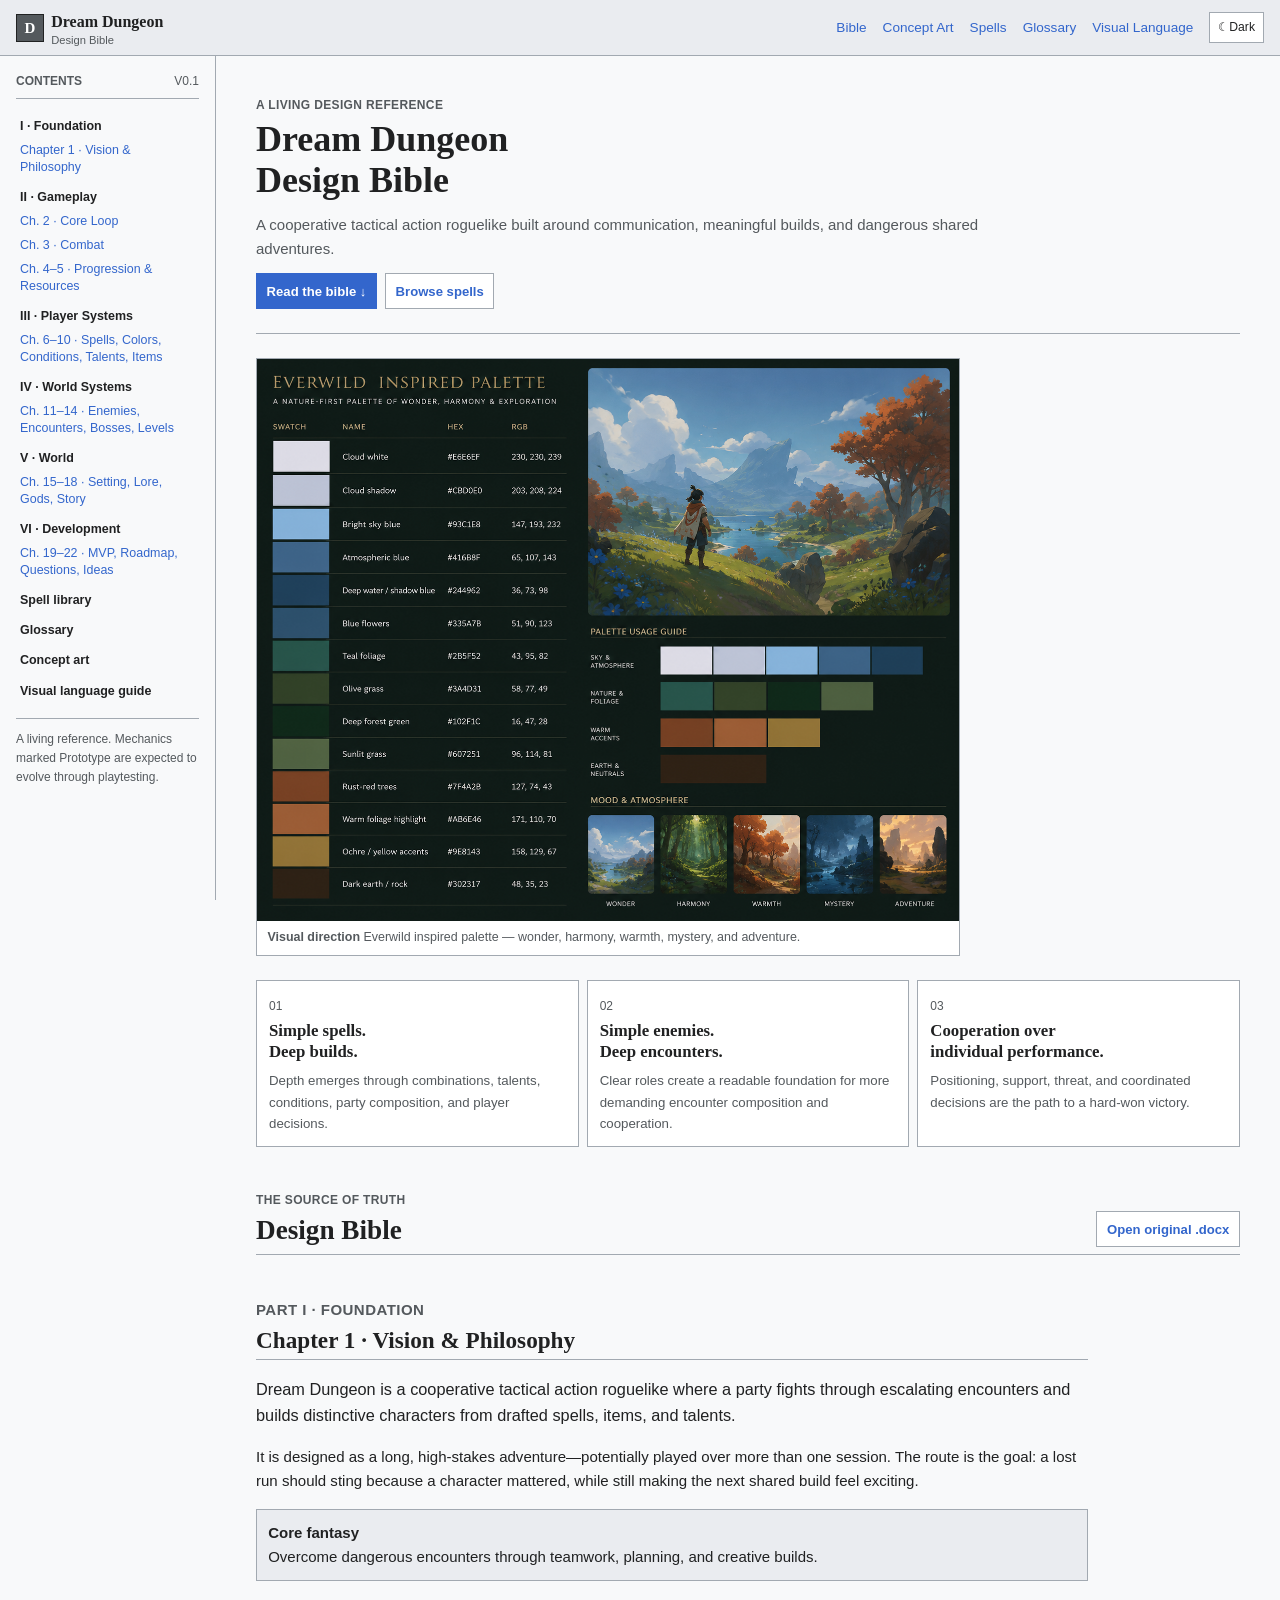
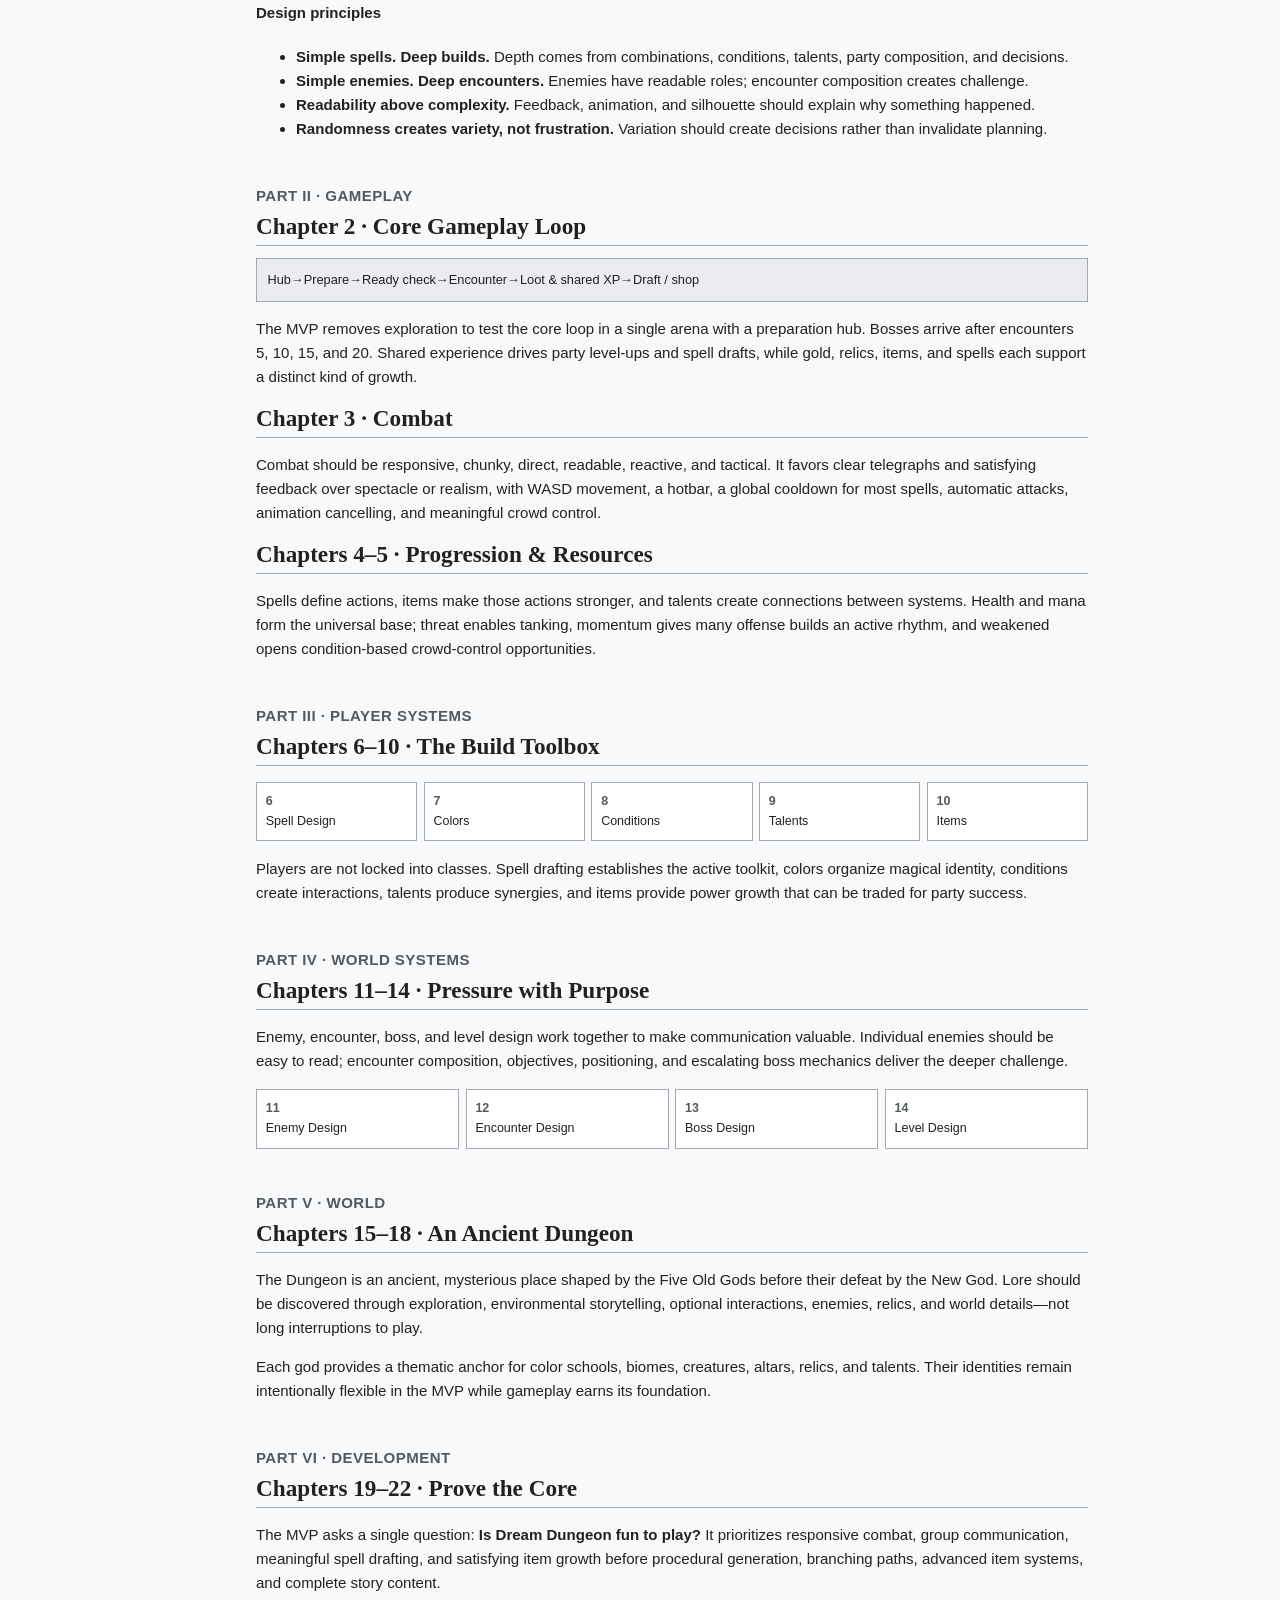
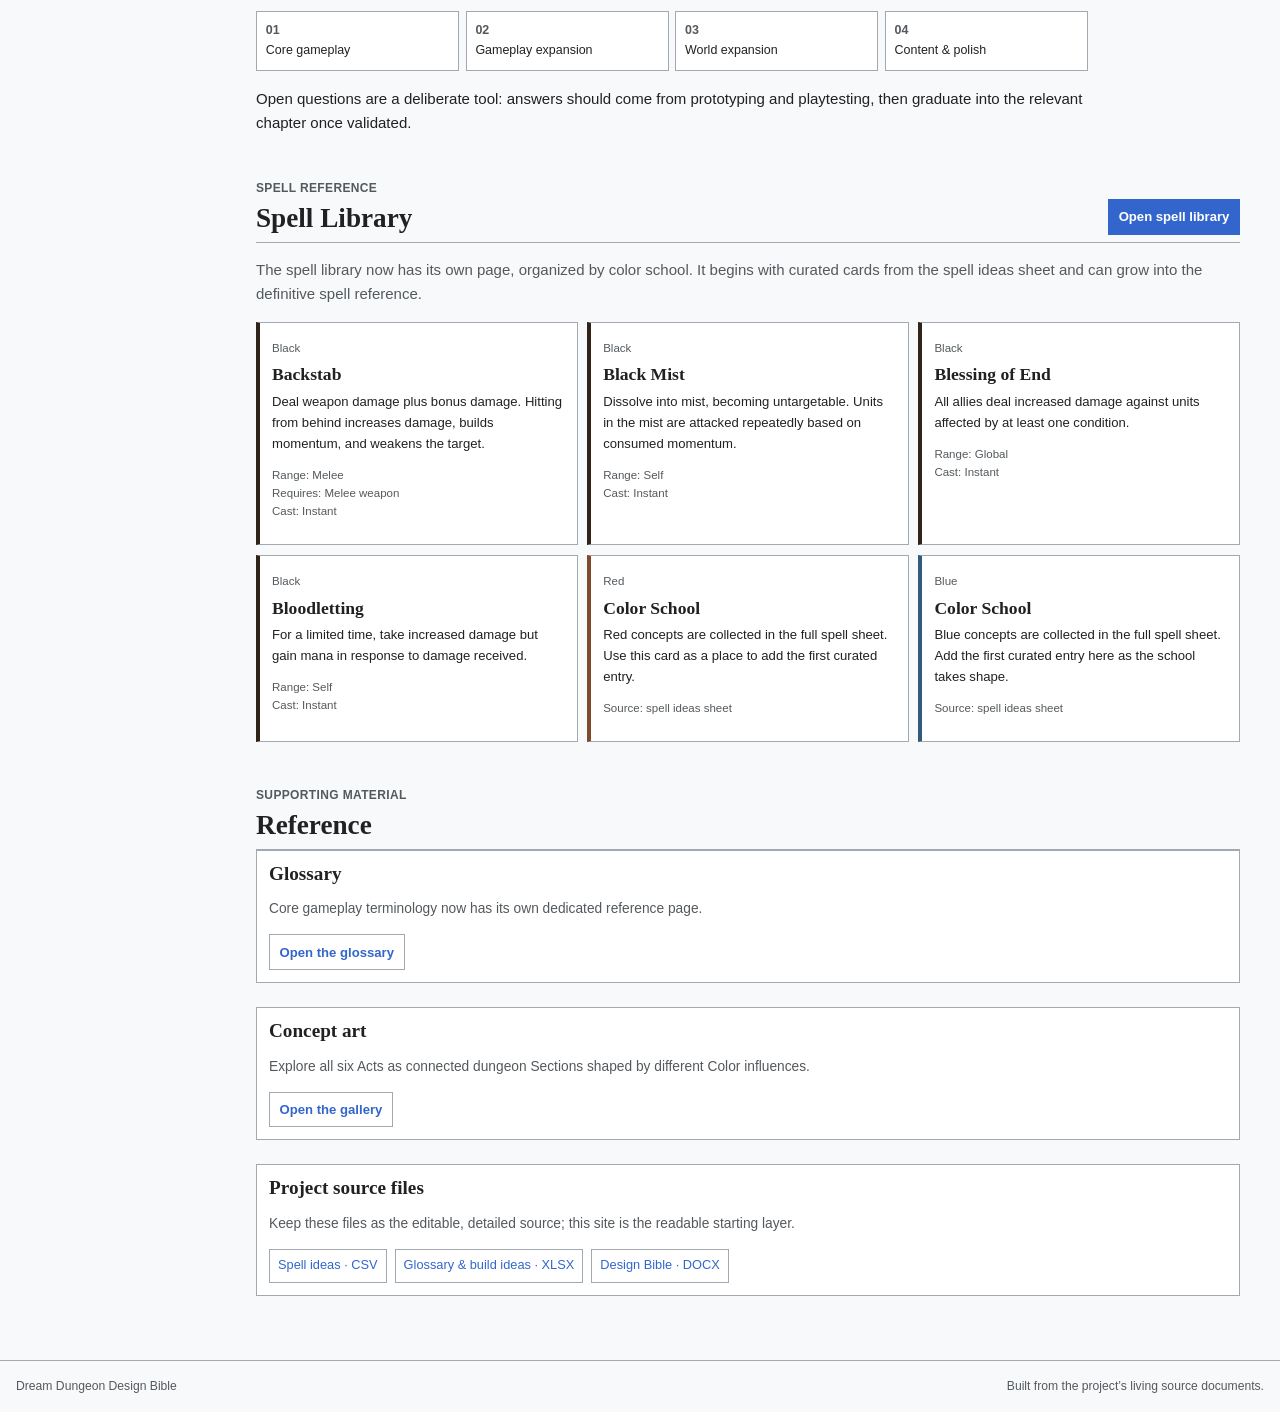
<file: index.html>
<!doctype html>
<html lang="en">
  <head>
    <meta charset="utf-8" />
    <meta name="viewport" content="width=device-width, initial-scale=1" />
    <meta name="theme-color" content="#102F1C" />
    <meta name="description" content="The living design reference for Dream Dungeon." />
    <title>Dream Dungeon — Design Bible</title>
    <link rel="preconnect" href="https://fonts.googleapis.com" />
    <link rel="preconnect" href="https://fonts.gstatic.com" crossorigin />
    <link href="https://fonts.googleapis.com/css2?family=DM+Mono:wght@400;500&family=Fraunces:opsz,wght@9..144,600;9..144,700&family=Manrope:wght@400;500;600;700;800&display=swap" rel="stylesheet" />
    <link rel="stylesheet" href="styles.css" />
  </head>
  <body>
    <a class="skip-link" href="#content">Skip to content</a>
    <div class="atmosphere"></div>
    <header class="site-header">
      <a class="brand" href="#top" aria-label="Dream Dungeon home">
        <span class="brand-mark" aria-hidden="true">D</span>
        <span><strong>Dream Dungeon</strong><small>Design Bible</small></span>
      </a>
      <nav class="header-nav" aria-label="Primary navigation">
        <a href="#design-bible">Bible</a>
        <a href="concept-art.html">Concept Art</a>
        <a href="spells.html">Spells</a>
        <a href="glossary.html">Glossary</a>
        <a href="Dungeon_Visual_Language_Guide.html">Visual Language</a>
      </nav>
      <button class="theme-toggle" type="button" aria-label="Switch color theme" aria-pressed="false"><span aria-hidden="true">☾</span><span class="theme-label">Dark</span></button>
      <button class="menu-toggle" type="button" aria-expanded="false" aria-controls="sidebar">Menu</button>
    </header>

    <main id="top" class="shell">
      <aside id="sidebar" class="sidebar" aria-label="Design bible navigation">
        <div class="sidebar-heading"><span>Contents</span><span class="version">v0.1</span></div>
        <nav class="chapter-nav">
          <a class="part-link" href="#foundation">I · Foundation</a>
          <a href="#vision">Chapter 1 · Vision &amp; Philosophy</a>
          <a class="part-link" href="#gameplay">II · Gameplay</a>
          <a href="#loop">Ch. 2 · Core Loop</a><a href="#combat">Ch. 3 · Combat</a><a href="#progression">Ch. 4–5 · Progression &amp; Resources</a>
          <a class="part-link" href="#player-systems">III · Player Systems</a>
          <a href="#player-systems">Ch. 6–10 · Spells, Colors, Conditions, Talents, Items</a>
          <a class="part-link" href="#world-systems">IV · World Systems</a>
          <a href="#world-systems">Ch. 11–14 · Enemies, Encounters, Bosses, Levels</a>
          <a class="part-link" href="#world">V · World</a>
          <a href="#world">Ch. 15–18 · Setting, Lore, Gods, Story</a>
          <a class="part-link" href="#development">VI · Development</a>
          <a href="#development">Ch. 19–22 · MVP, Roadmap, Questions, Ideas</a>
          <a class="part-link" href="spells.html">Spell library</a>
          <a class="part-link" href="glossary.html">Glossary</a>
          <a class="part-link" href="concept-art.html">Concept art</a>
          <a class="part-link" href="Dungeon_Visual_Language_Guide.html">Visual language guide</a>
        </nav>
        <p class="sidebar-note">A living reference. Mechanics marked Prototype are expected to evolve through playtesting.</p>
      </aside>

      <div id="content" class="content">
        <section class="hero" aria-labelledby="hero-title">
          <p class="eyebrow">A living design reference</p>
          <h1 id="hero-title">Dream Dungeon<br /><em>Design Bible</em></h1>
          <p class="hero-copy">A cooperative tactical action roguelike built around communication, meaningful builds, and dangerous shared adventures.</p>
          <div class="hero-actions">
            <a class="button button-primary" href="#design-bible">Read the bible <span aria-hidden="true">↓</span></a>
            <a class="button button-secondary" href="spells.html">Browse spells</a>
          </div>
        </section>

        <figure class="palette-reference">
          <img src="colorPalet.png" alt="Everwild inspired palette reference showing the Dream Dungeon color system and nature-first visual mood." />
          <figcaption><span>Visual direction</span> Everwild inspired palette — wonder, harmony, warmth, mystery, and adventure.</figcaption>
        </figure>

        <section class="principles" aria-label="Design principles">
          <article><span>01</span><h2>Simple spells.<br />Deep builds.</h2><p>Depth emerges through combinations, talents, conditions, party composition, and player decisions.</p></article>
          <article><span>02</span><h2>Simple enemies.<br />Deep encounters.</h2><p>Clear roles create a readable foundation for more demanding encounter composition and cooperation.</p></article>
          <article><span>03</span><h2>Cooperation over<br />individual performance.</h2><p>Positioning, support, threat, and coordinated decisions are the path to a hard-won victory.</p></article>
        </section>

        <section id="design-bible" class="wiki-section" aria-labelledby="bible-title">
          <div class="section-heading">
            <div><p class="eyebrow">The source of truth</p><h2 id="bible-title">Design Bible</h2></div>
            <a class="button button-secondary" href="Dream_Dungeon_Philosophy_Design_Bible_v0.1.docx">Open original .docx</a>
          </div>
          <div class="bible-content">
            <article id="foundation" class="wiki-entry">
              <p class="entry-kicker">Part I · Foundation</p>
              <h3 id="vision" class="document-chapter">Chapter 1 · Vision &amp; Philosophy</h3>
              <p class="lead">Dream Dungeon is a cooperative tactical action roguelike where a party fights through escalating encounters and builds distinctive characters from drafted spells, items, and talents.</p>
              <p>It is designed as a long, high-stakes adventure—potentially played over more than one session. The route is the goal: a lost run should sting because a character mattered, while still making the next shared build feel exciting.</p>
              <div class="callout"><strong>Core fantasy</strong><span>Overcome dangerous encounters through teamwork, planning, and creative builds.</span></div>
              <h4>Design principles</h4>
              <ul><li><strong>Simple spells. Deep builds.</strong> Depth comes from combinations, conditions, talents, party composition, and decisions.</li><li><strong>Simple enemies. Deep encounters.</strong> Enemies have readable roles; encounter composition creates challenge.</li><li><strong>Readability above complexity.</strong> Feedback, animation, and silhouette should explain why something happened.</li><li><strong>Randomness creates variety, not frustration.</strong> Variation should create decisions rather than invalidate planning.</li></ul>
            </article>

            <article id="gameplay" class="wiki-entry">
              <p class="entry-kicker">Part II · Gameplay</p>
              <h3 id="loop" class="document-chapter">Chapter 2 · Core Gameplay Loop</h3>
              <div class="loop-flow" aria-label="MVP gameplay loop"><span>Hub</span><b>→</b><span>Prepare</span><b>→</b><span>Ready check</span><b>→</b><span>Encounter</span><b>→</b><span>Loot &amp; shared XP</span><b>→</b><span>Draft / shop</span></div>
              <p>The MVP removes exploration to test the core loop in a single arena with a preparation hub. Bosses arrive after encounters 5, 10, 15, and 20. Shared experience drives party level-ups and spell drafts, while gold, relics, items, and spells each support a distinct kind of growth.</p>
              <h3 id="combat" class="document-chapter">Chapter 3 · Combat</h3>
              <p>Combat should be responsive, chunky, direct, readable, reactive, and tactical. It favors clear telegraphs and satisfying feedback over spectacle or realism, with WASD movement, a hotbar, a global cooldown for most spells, automatic attacks, animation cancelling, and meaningful crowd control.</p>
              <h3 id="progression" class="document-chapter">Chapters 4–5 · Progression &amp; Resources</h3>
              <p>Spells define actions, items make those actions stronger, and talents create connections between systems. Health and mana form the universal base; threat enables tanking, momentum gives many offense builds an active rhythm, and weakened opens condition-based crowd-control opportunities.</p>
            </article>

            <article id="player-systems" class="wiki-entry">
              <p class="entry-kicker">Part III · Player Systems</p>
              <h3 class="document-chapter">Chapters 6–10 · The Build Toolbox</h3>
              <div class="chapter-grid"><a href="#spells"><strong>6</strong><span>Spell Design</span></a><a href="#spells"><strong>7</strong><span>Colors</span></a><a href="#reference"><strong>8</strong><span>Conditions</span></a><a href="#reference"><strong>9</strong><span>Talents</span></a><a href="#reference"><strong>10</strong><span>Items</span></a></div>
              <p>Players are not locked into classes. Spell drafting establishes the active toolkit, colors organize magical identity, conditions create interactions, talents produce synergies, and items provide power growth that can be traded for party success.</p>
            </article>

            <article id="world-systems" class="wiki-entry">
              <p class="entry-kicker">Part IV · World Systems</p>
              <h3 class="document-chapter">Chapters 11–14 · Pressure with Purpose</h3>
              <p>Enemy, encounter, boss, and level design work together to make communication valuable. Individual enemies should be easy to read; encounter composition, objectives, positioning, and escalating boss mechanics deliver the deeper challenge.</p>
              <div class="chapter-grid"><span><strong>11</strong><span>Enemy Design</span></span><span><strong>12</strong><span>Encounter Design</span></span><span><strong>13</strong><span>Boss Design</span></span><span><strong>14</strong><span>Level Design</span></span></div>
            </article>

            <article id="world" class="wiki-entry">
              <p class="entry-kicker">Part V · World</p>
              <h3 class="document-chapter">Chapters 15–18 · An Ancient Dungeon</h3>
              <p>The Dungeon is an ancient, mysterious place shaped by the Five Old Gods before their defeat by the New God. Lore should be discovered through exploration, environmental storytelling, optional interactions, enemies, relics, and world details—not long interruptions to play.</p>
              <p>Each god provides a thematic anchor for color schools, biomes, creatures, altars, relics, and talents. Their identities remain intentionally flexible in the MVP while gameplay earns its foundation.</p>
            </article>

            <article id="development" class="wiki-entry">
              <p class="entry-kicker">Part VI · Development</p>
              <h3 class="document-chapter">Chapters 19–22 · Prove the Core</h3>
              <p>The MVP asks a single question: <strong>Is Dream Dungeon fun to play?</strong> It prioritizes responsive combat, group communication, meaningful spell drafting, and satisfying item growth before procedural generation, branching paths, advanced item systems, and complete story content.</p>
              <div class="roadmap"><span><b>01</b> Core gameplay</span><span><b>02</b> Gameplay expansion</span><span><b>03</b> World expansion</span><span><b>04</b> Content &amp; polish</span></div>
              <p>Open questions are a deliberate tool: answers should come from prototyping and playtesting, then graduate into the relevant chapter once validated.</p>
            </article>
          </div>
        </section>

        <section id="spells" class="wiki-section spell-section" aria-labelledby="spells-title">
          <div class="section-heading">
            <div><p class="eyebrow">Spell reference</p><h2 id="spells-title">Spell Library</h2></div>
            <a class="button button-primary" href="spells.html">Open spell library</a>
          </div>
          <p class="section-intro">The spell library now has its own page, organized by color school. It begins with curated cards from the spell ideas sheet and can grow into the definitive spell reference.</p>
          <div class="spell-grid">
            <article class="spell-card" style="--spell-color:#302317"><span class="spell-color">Black</span><h3>Backstab</h3><p class="spell-effect">Deal weapon damage plus bonus damage. Hitting from behind increases damage, builds momentum, and weakens the target.</p><p class="spell-meta"><span>Range: Melee</span><span>Requires: Melee weapon</span><span>Cast: Instant</span></p></article>
            <article class="spell-card" style="--spell-color:#302317"><span class="spell-color">Black</span><h3>Black Mist</h3><p class="spell-effect">Dissolve into mist, becoming untargetable. Units in the mist are attacked repeatedly based on consumed momentum.</p><p class="spell-meta"><span>Range: Self</span><span>Cast: Instant</span></p></article>
            <article class="spell-card" style="--spell-color:#302317"><span class="spell-color">Black</span><h3>Blessing of End</h3><p class="spell-effect">All allies deal increased damage against units affected by at least one condition.</p><p class="spell-meta"><span>Range: Global</span><span>Cast: Instant</span></p></article>
            <article class="spell-card" style="--spell-color:#302317"><span class="spell-color">Black</span><h3>Bloodletting</h3><p class="spell-effect">For a limited time, take increased damage but gain mana in response to damage received.</p><p class="spell-meta"><span>Range: Self</span><span>Cast: Instant</span></p></article>
            <article class="spell-card" style="--spell-color:#7F4A2B"><span class="spell-color">Red</span><h3>Color School</h3><p class="spell-effect">Red concepts are collected in the full spell sheet. Use this card as a place to add the first curated entry.</p><p class="spell-meta"><span>Source: spell ideas sheet</span></p></article>
            <article class="spell-card" style="--spell-color:#335A7B"><span class="spell-color">Blue</span><h3>Color School</h3><p class="spell-effect">Blue concepts are collected in the full spell sheet. Add the first curated entry here as the school takes shape.</p><p class="spell-meta"><span>Source: spell ideas sheet</span></p></article>
          </div>
        </section>

        <section id="reference" class="wiki-section reference-section" aria-labelledby="reference-title">
          <div class="section-heading"><div><p class="eyebrow">Supporting material</p><h2 id="reference-title">Reference</h2></div></div>
          <div class="reference-content">
            <article class="reference-panel"><h3>Glossary</h3><p>Core gameplay terminology now has its own dedicated reference page.</p><a class="button" href="glossary.html">Open the glossary</a></article>
            <article class="reference-panel"><h3>Concept art</h3><p>Explore all six Acts as connected dungeon Sections shaped by different Color influences.</p><a class="button" href="concept-art.html">Open the gallery</a></article>
            <article class="reference-panel"><h3>Project source files</h3><p>Keep these files as the editable, detailed source; this site is the readable starting layer.</p><div class="source-links"><a href="Spell_Ideas_Latest%20-%20Spells.csv">Spell ideas · CSV</a><a href="Spell_Ideas_Latest-Glossary.xlsx">Glossary &amp; build ideas · XLSX</a><a href="Dream_Dungeon_Philosophy_Design_Bible_v0.1.docx">Design Bible · DOCX</a></div></article>
          </div>
        </section>
      </div>
    </main>

    <footer class="site-footer"><span>Dream Dungeon Design Bible</span><span>Built from the project’s living source documents.</span></footer>
    <script src="app.js" defer></script>
  </body>
</html>
</file>
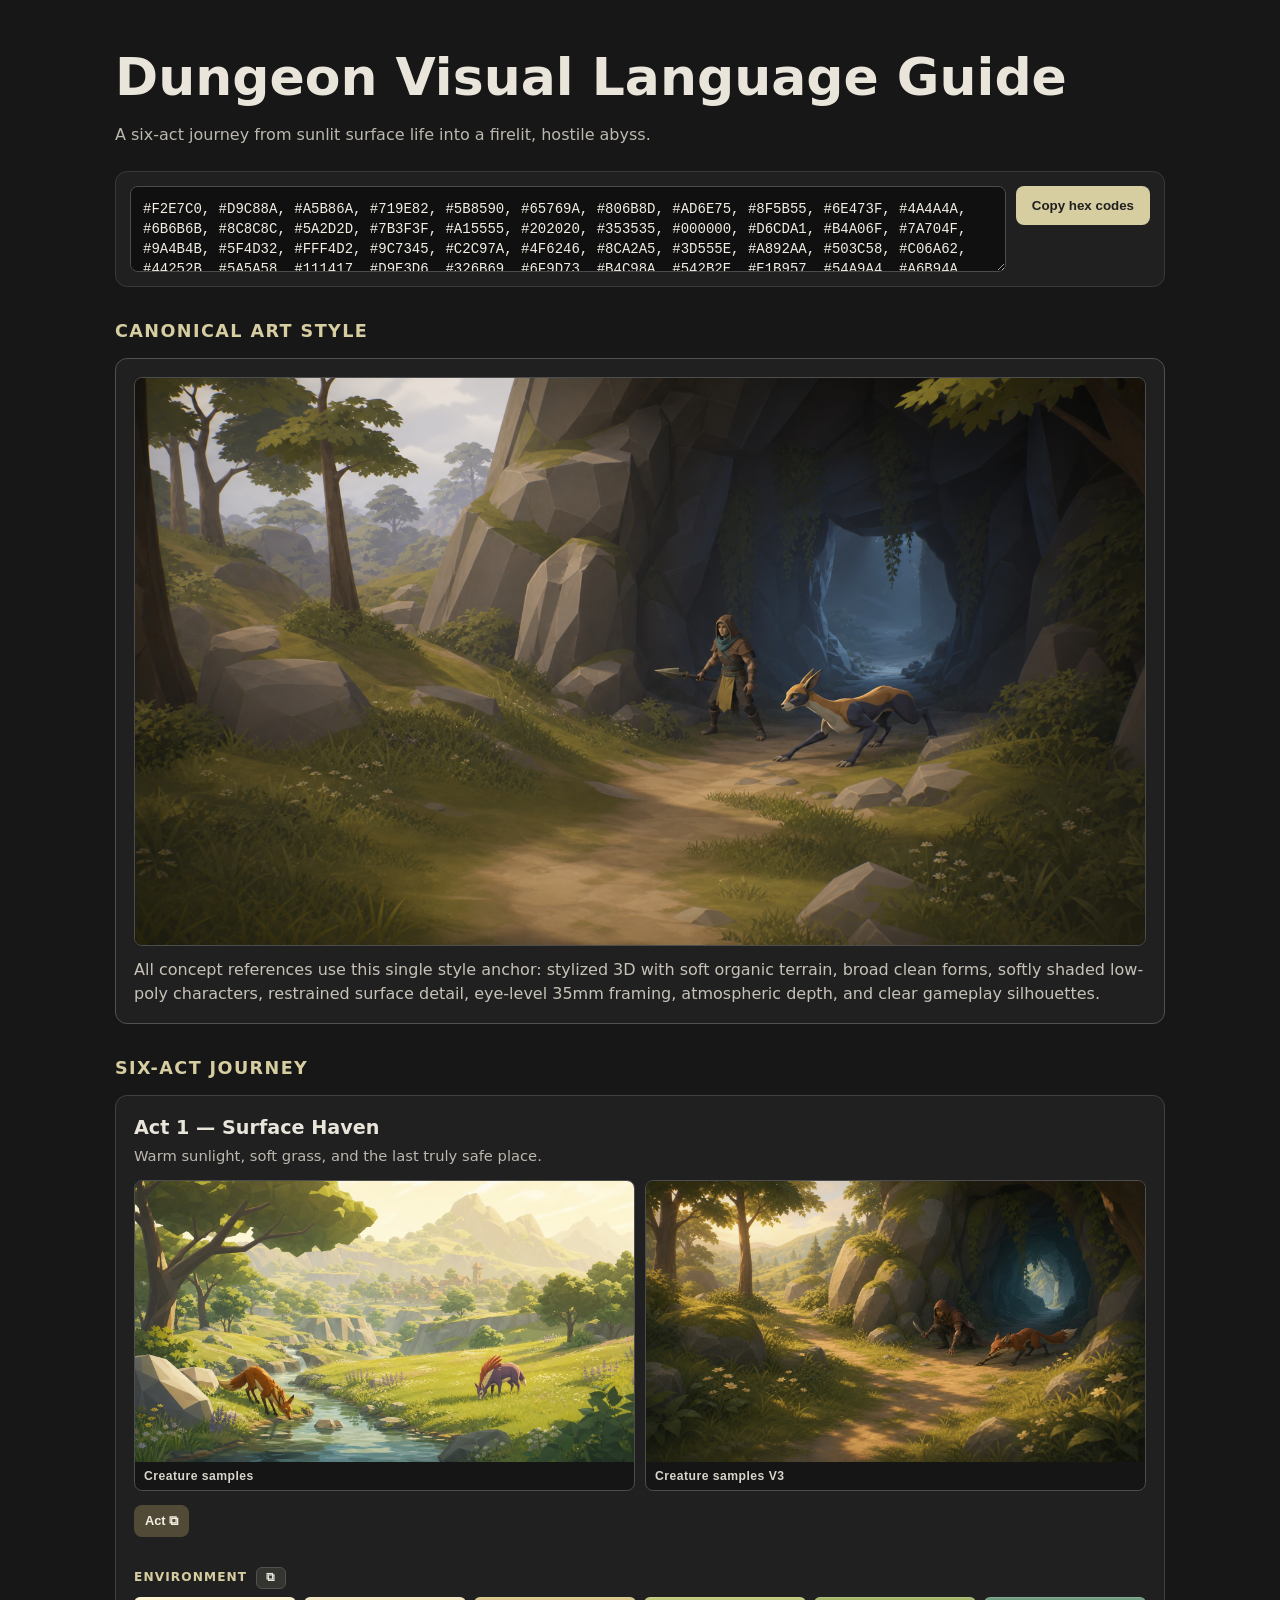
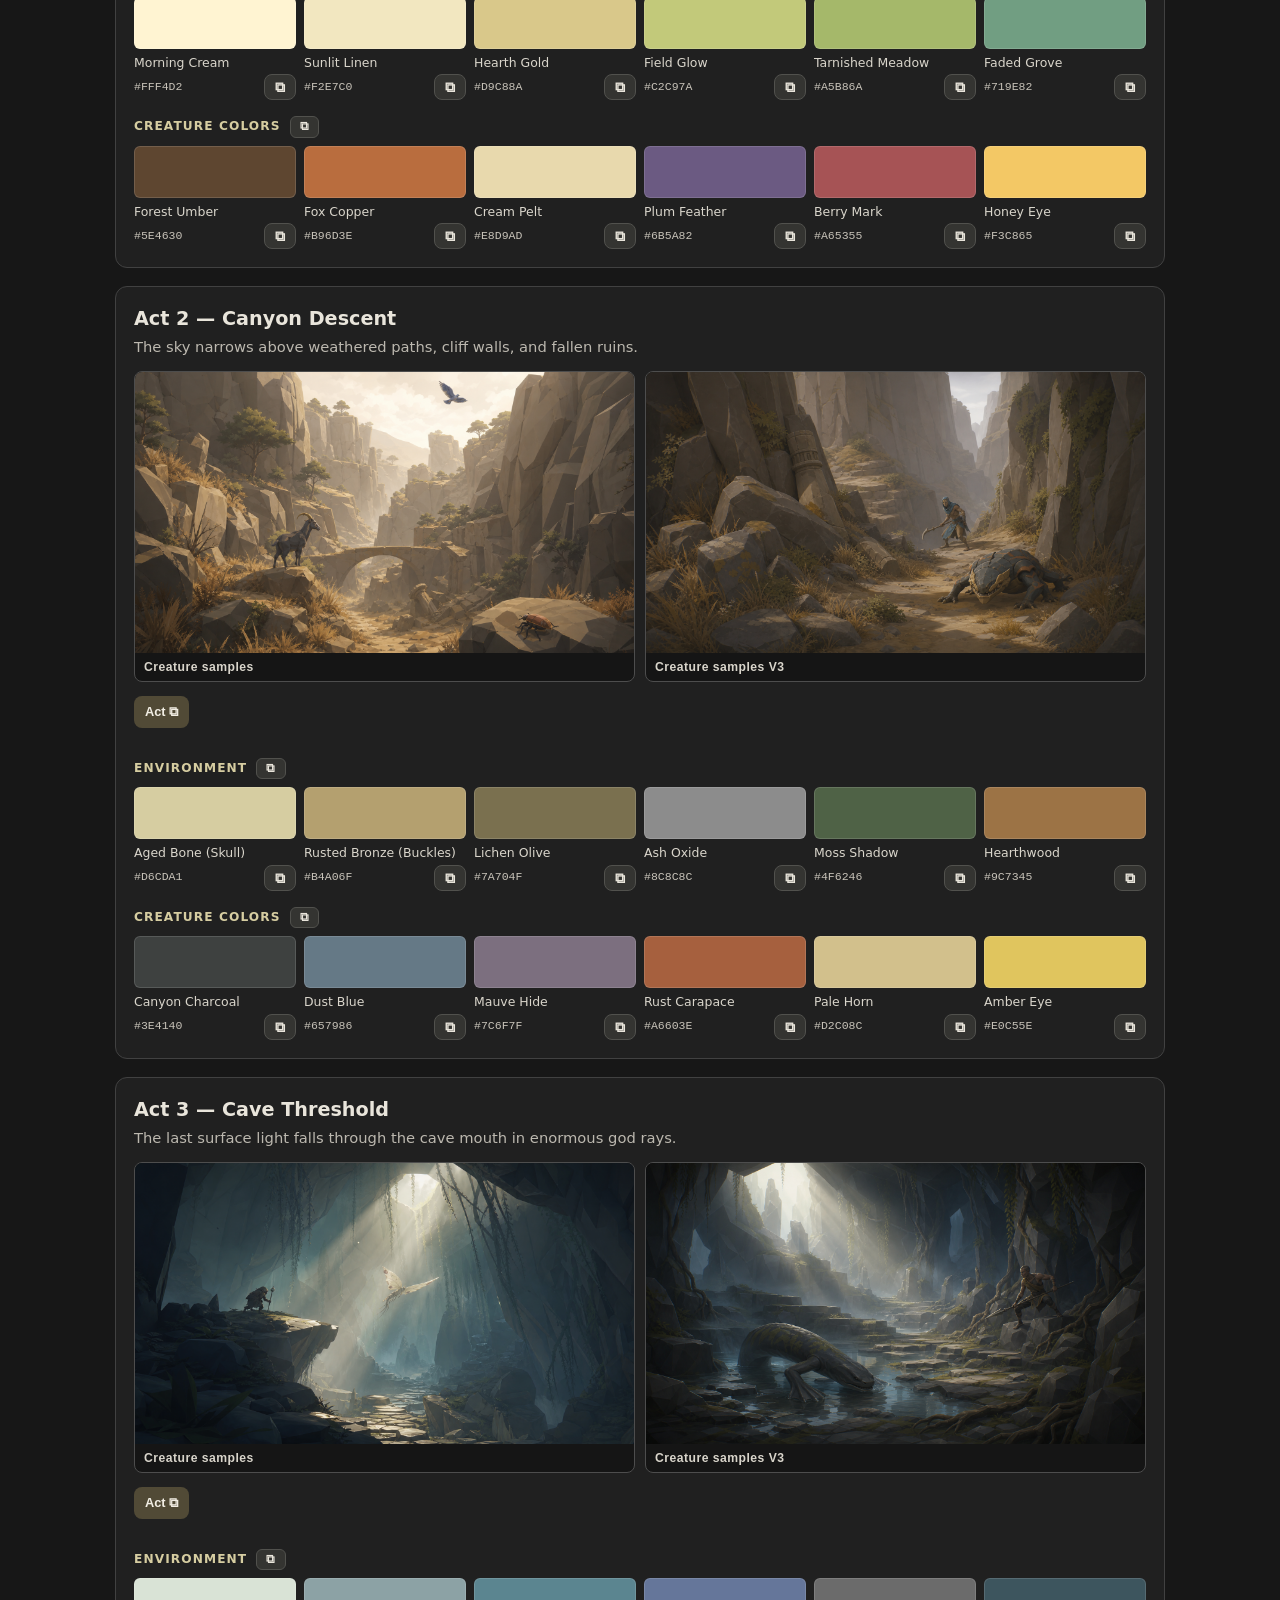
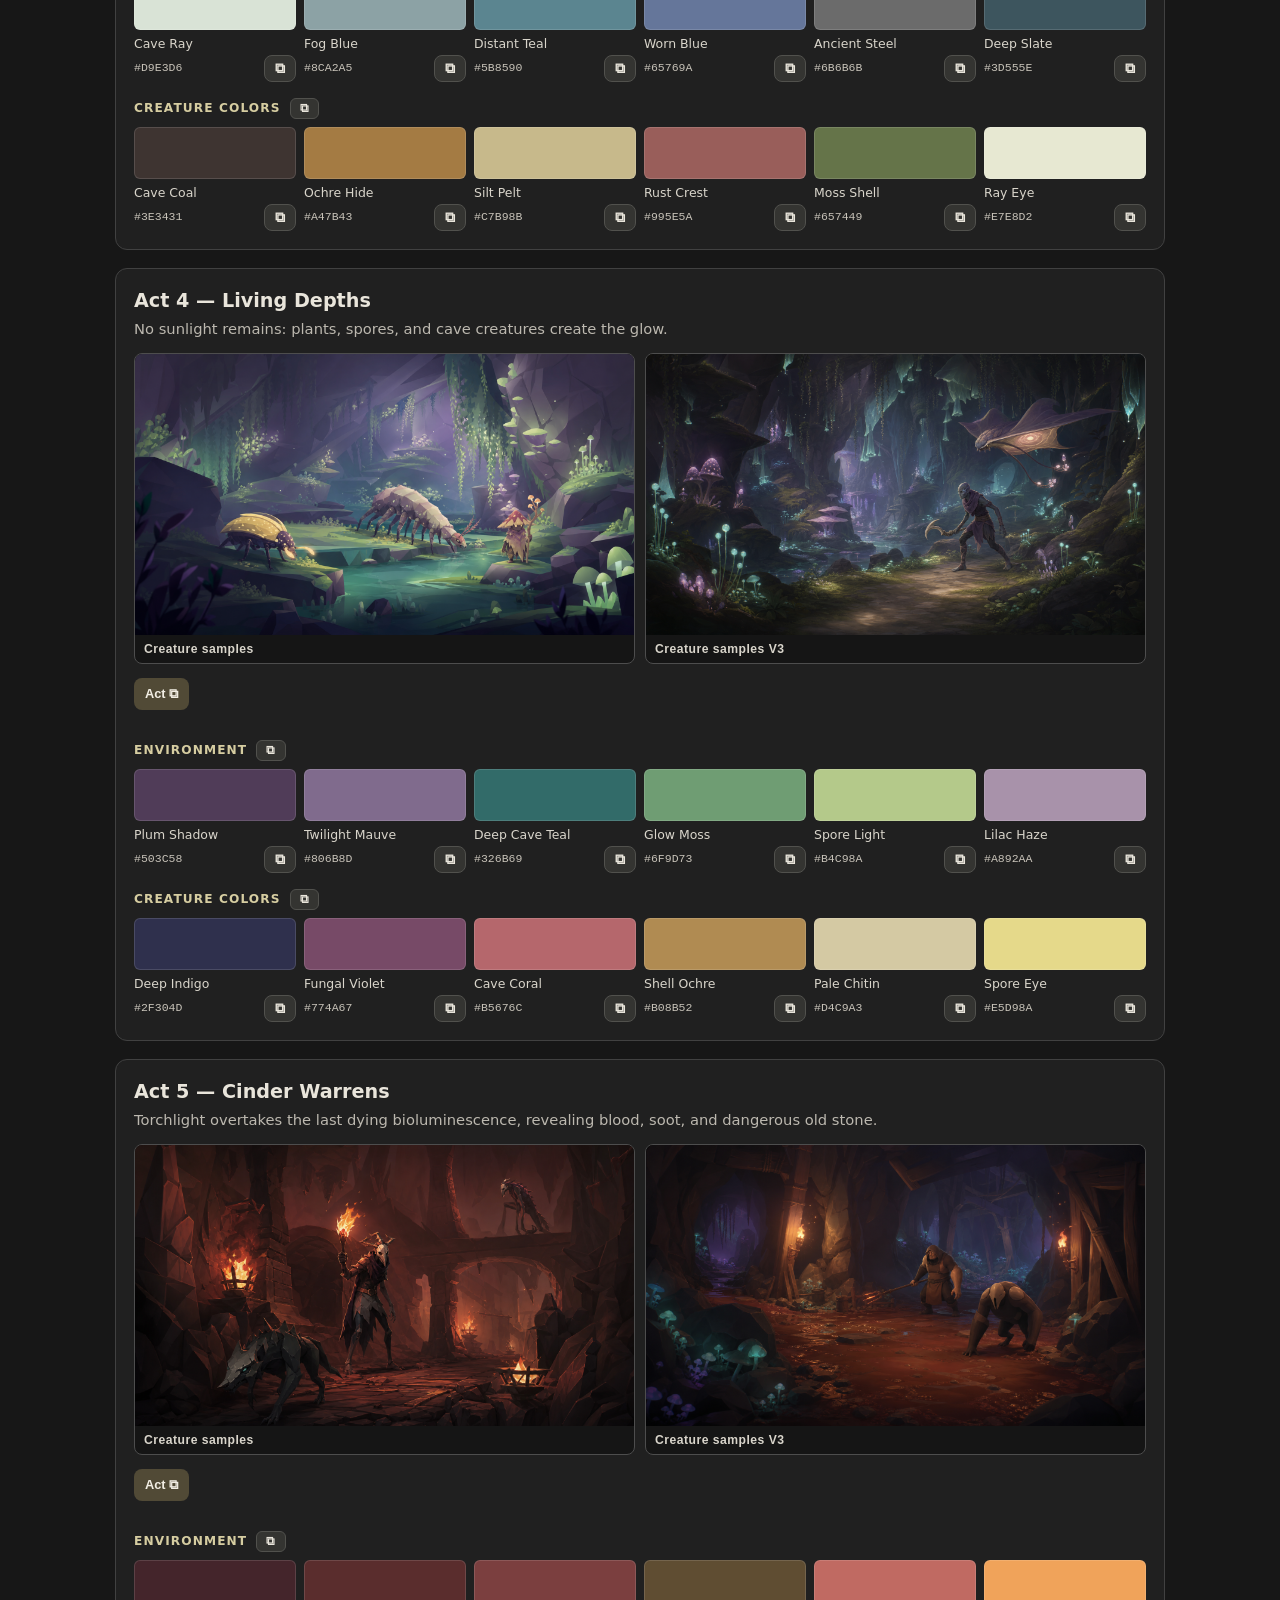
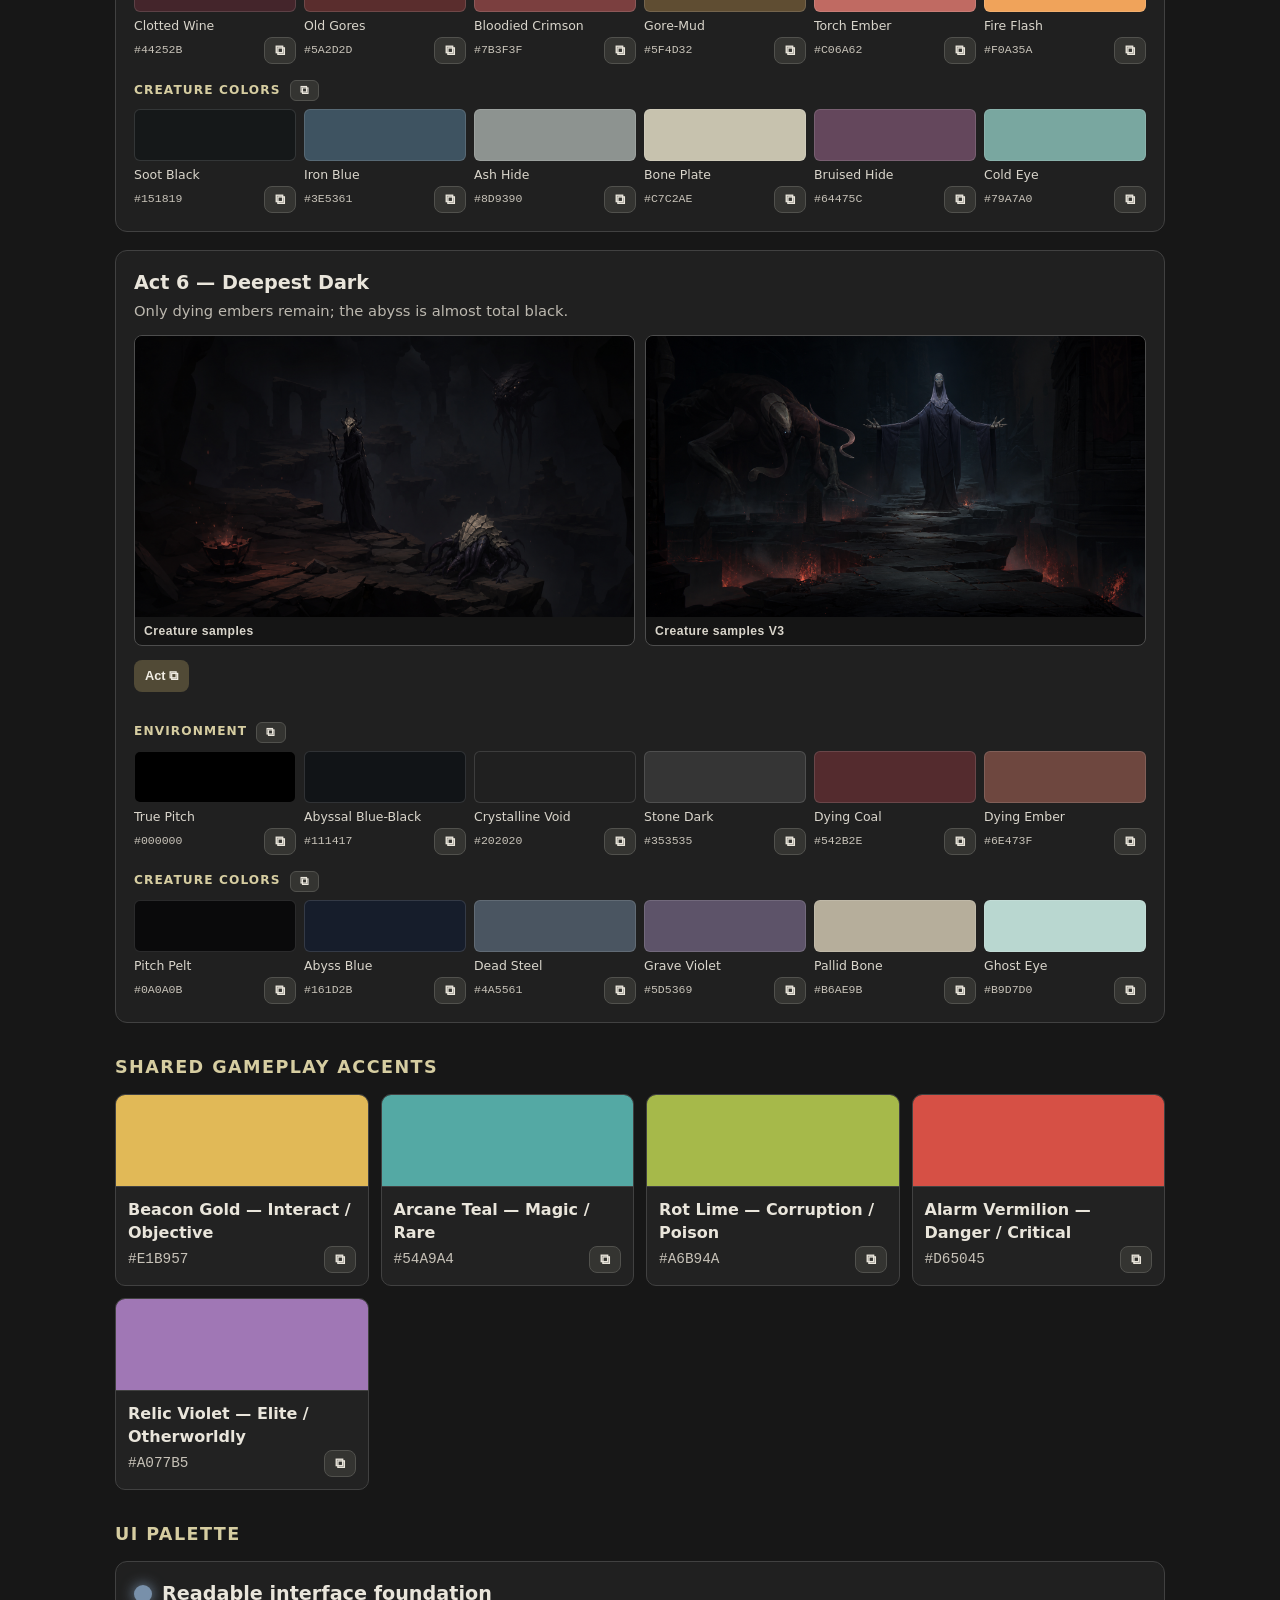
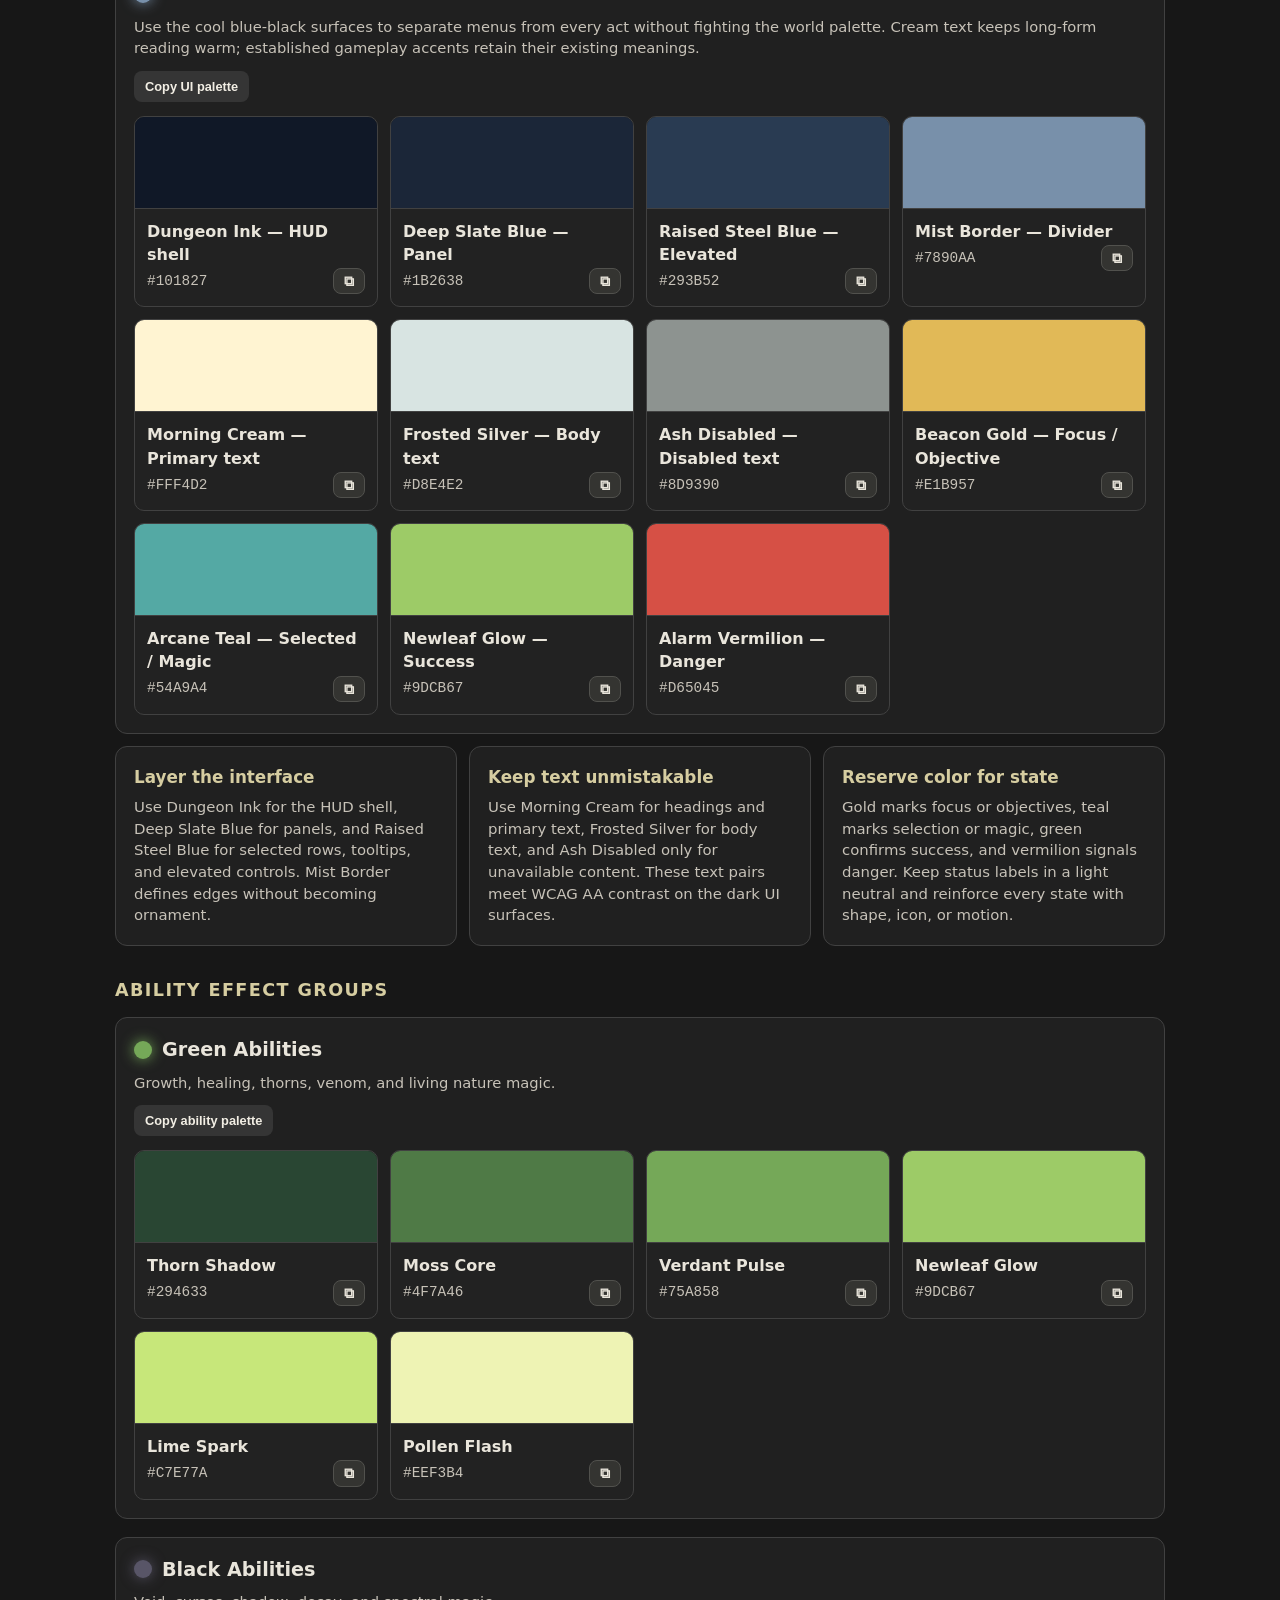
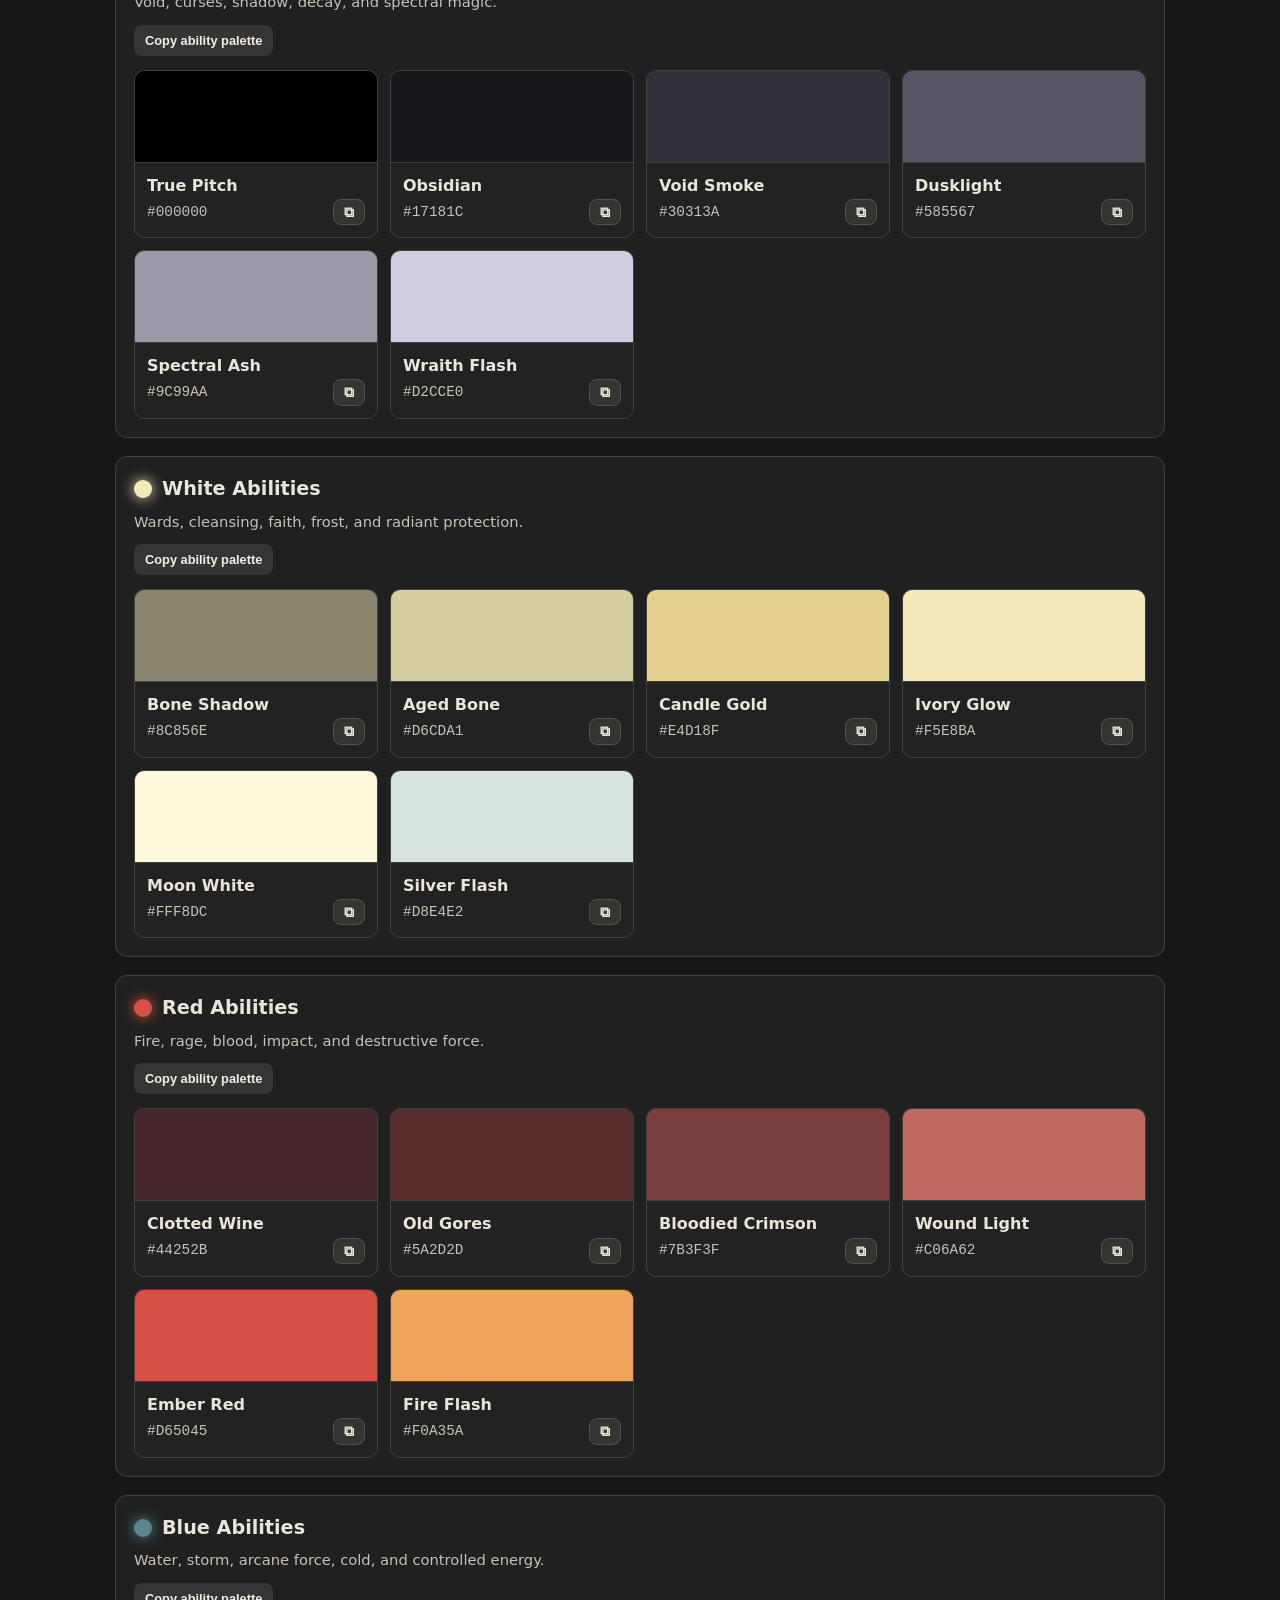
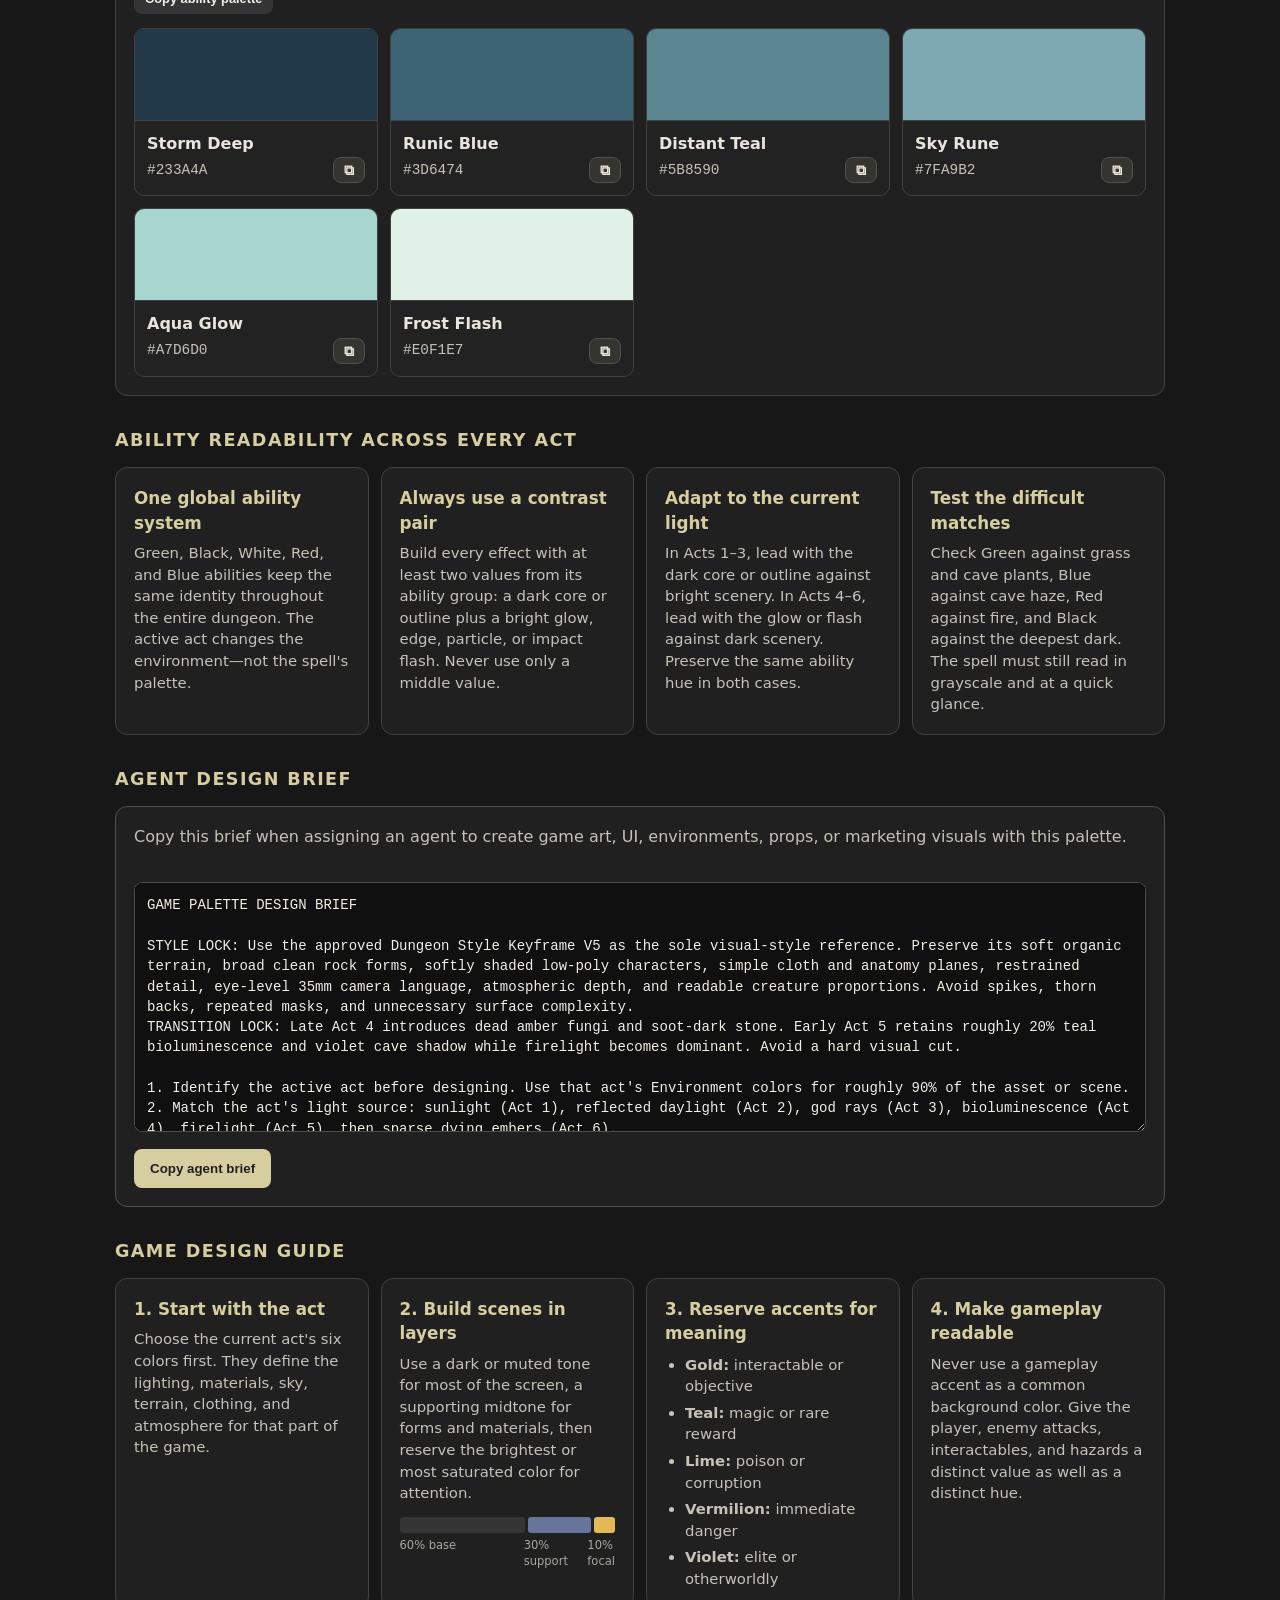
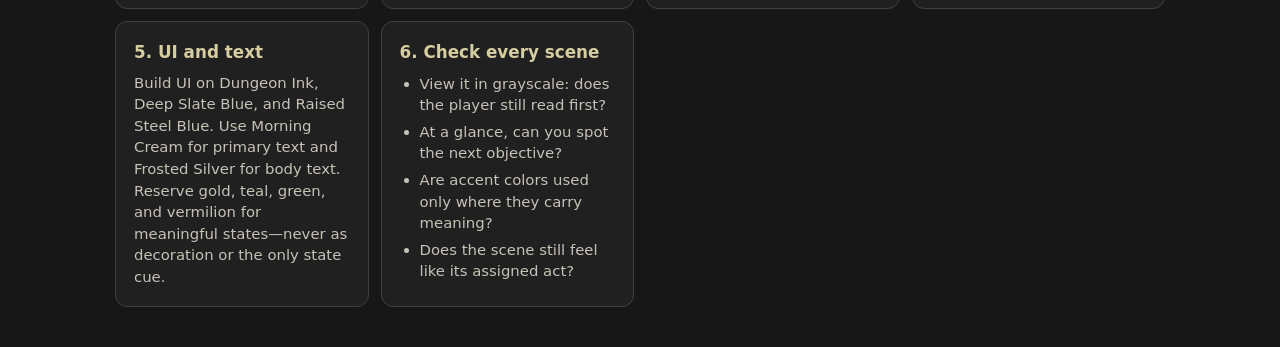
<file: Dungeon_Visual_Language_Guide.html>
<!doctype html>
<html lang="en">
<head>
  <meta charset="utf-8">
  <meta name="viewport" content="width=device-width, initial-scale=1">
  <title>Dungeon Visual Language Guide</title>
  <style>
    :root { color-scheme: dark; }
    * { box-sizing: border-box; }
    body {
      margin: 0;
      min-height: 100vh;
      padding: 40px 20px;
      background: #171717;
      color: #e9e5db;
      font: 16px/1.45 system-ui, -apple-system, "Segoe UI", sans-serif;
    }
    main { max-width: 1050px; margin: auto; }
    h1 { margin: 0 0 8px; font-size: clamp(2rem, 5vw, 3.25rem); }
    p { margin: 0 0 24px; color: #bcb8af; }
    .copy-panel {
      display: grid;
      grid-template-columns: 1fr auto;
      gap: 10px;
      padding: 14px;
      margin-bottom: 32px;
      border: 1px solid #393939;
      border-radius: 12px;
      background: #202020;
    }
    textarea {
      width: 100%; min-height: 86px; resize: vertical;
      padding: 12px; border: 1px solid #4c4c4c; border-radius: 8px;
      background: #101010; color: #f2eee4; font: 14px/1.45 ui-monospace, Consolas, monospace;
    }
    button {
      align-self: start; padding: 12px 16px; border: 0; border-radius: 8px;
      background: #d6cda1; color: #202020; font-weight: 700; cursor: pointer;
    }
    button:hover { background: #f2e7c0; }
    .hex-row { display: flex; align-items: center; gap: 7px; margin-top: 2px; }
    .hex-row code { flex: 1; margin: 0; }
    .copy-colour { width: 32px; margin: 0; padding: 5px 6px; border: 1px solid #51514d; background: #343431; color: #e9e5db; font-size: .9rem; line-height: 1; }
    .copy-colour:hover { background: #d6cda1; color: #202020; }
    h2 { margin: 32px 0 14px; font-size: 1.1rem; letter-spacing: .08em; text-transform: uppercase; color: #d6cda1; }
    .grid { display: grid; grid-template-columns: repeat(auto-fill, minmax(210px, 1fr)); gap: 12px; }
    .acts { display: grid; gap: 18px; }
    .act { padding: 18px; border: 1px solid #414141; border-radius: 12px; background: #202020; }
    .act h3 { margin: 0; font-size: 1.2rem; }
    .act p { margin: 3px 0 14px; font-size: .92rem; }
    .act-samples { display: grid; grid-template-columns: repeat(auto-fit, minmax(150px, 1fr)); gap: 10px; margin: 14px 0; }
    .act-sample-trigger {
      overflow: hidden; width: 100%; padding: 0; border: 1px solid #4d4d4d; border-radius: 8px;
      background: #151515; color: #d9d5cb; text-align: left;
    }
    .act-sample-trigger:hover { border-color: #d6cda1; background: #252525; }
    .act-sample-trigger:focus-visible { outline: 3px solid #d6cda1; outline-offset: 2px; }
    .act-sample { display: block; width: 100%; aspect-ratio: 16 / 9; object-fit: cover; }
    .act-sample-label { display: block; padding: 7px 9px; font-size: .76rem; font-weight: 700; letter-spacing: .04em; }
    .image-modal {
      width: min(96vw, 1600px); max-width: none; max-height: 96vh; padding: 0;
      border: 1px solid #5a5a58; border-radius: 12px; background: #101010; color: #e9e5db;
      box-shadow: 0 24px 80px rgba(0, 0, 0, .75);
    }
    .image-modal::backdrop { background: rgba(0, 0, 0, .86); }
    .image-modal figure { display: grid; margin: 0; }
    .image-modal img { display: block; max-width: 100%; max-height: calc(96vh - 48px); margin: auto; object-fit: contain; }
    .image-modal figcaption { padding: 11px 56px 12px 14px; color: #c7c2b8; font-size: .85rem; }
    .image-modal-close {
      position: absolute; z-index: 1; top: 8px; right: 8px; width: 36px; height: 36px; padding: 0;
      border: 1px solid #6a665d; border-radius: 50%; background: rgba(16, 16, 16, .88); color: #f2eee4;
      font-size: 1.35rem; line-height: 1;
    }
    .style-anchor { padding: 18px; border: 1px solid #51514d; border-radius: 12px; background: #202020; }
    .style-anchor img { display: block; width: 100%; aspect-ratio: 16 / 9; border: 1px solid #4d4d4d; border-radius: 8px; object-fit: cover; cursor: zoom-in; }
    .style-anchor img:hover { border-color: #d6cda1; }
    .style-anchor img:focus-visible { outline: 3px solid #d6cda1; outline-offset: 2px; }
    .style-anchor p { margin: 12px 0 0; color: #c7c2b8; }
    .palette-label { display: flex; align-items: center; gap: 9px; margin: 16px 0 8px; color: #d6cda1; font-size: .76rem; font-weight: 750; letter-spacing: .09em; text-transform: uppercase; }
    .copy-section { padding: 4px 9px; border: 1px solid #51514d; border-radius: 6px; background: #343431; color: #e9e5db; font-size: .72rem; font-weight: 700; letter-spacing: .04em; line-height: 1; }
    .copy-section:hover { background: #d6cda1; color: #202020; }
    .copy-act { margin: 0 0 14px; padding: 8px 11px; background: #514a36; color: #f2eee4; font-size: .8rem; }
    .ability-groups { display: grid; gap: 18px; }
    .ability-group { padding: 18px; border: 1px solid #414141; border-radius: 12px; background: #202020; }
    .ability-heading { display: flex; align-items: center; gap: 10px; margin-bottom: 8px; }
    .ability-heading i { width: 18px; height: 18px; border-radius: 50%; background: var(--identity); box-shadow: 0 0 14px var(--identity); }
    .ability-heading h3 { margin: 0; font-size: 1.2rem; }
    .ability-group p { margin: 0 0 12px; color: #c7c2b8; font-size: .92rem; }
    .copy-ability { margin: 0 0 14px; padding: 8px 11px; background: #353535; color: #f2eee4; font-size: .8rem; }
    .act-colours { display: grid; grid-template-columns: repeat(auto-fit, minmax(120px, 1fr)); gap: 8px; }
    .act-colour { min-width: 0; }
    .act-chip { height: 52px; border-radius: 6px; border: 1px solid rgba(255, 255, 255, .13); }
    .act-colour span { display: block; overflow: hidden; margin-top: 5px; color: #d9d5cb; font-size: .78rem; text-overflow: ellipsis; white-space: nowrap; }
    .act-colour code { overflow: hidden; margin-top: 0; font-size: .72rem; text-overflow: ellipsis; }
    .guide { display: grid; grid-template-columns: repeat(auto-fit, minmax(250px, 1fr)); gap: 12px; }
    .guide-card { padding: 18px; border: 1px solid #414141; border-radius: 12px; background: #202020; }
    .guide-card h3 { margin: 0 0 8px; color: #d6cda1; font-size: 1.05rem; }
    .guide-card p, .guide-card li { color: #c7c2b8; font-size: .93rem; }
    .guide-card p { margin: 0; }
    .guide-card ul { margin: 9px 0 0; padding-left: 20px; }
    .guide-card li + li { margin-top: 5px; }
    .agent-panel { padding: 18px; border: 1px solid #51514d; border-radius: 12px; background: #202020; }
    .agent-panel p { color: #c7c2b8; }
    .agent-panel textarea { min-height: 250px; margin-top: 10px; }
    .agent-panel button { margin-top: 10px; }
    .rule { display: grid; grid-template-columns: 60fr 30fr 10fr; gap: 3px; margin-top: 12px; height: 16px; }
    .rule span { border-radius: 3px; }
    .rule-labels { display: grid; grid-template-columns: 60fr 30fr 10fr; gap: 3px; margin-top: 4px; color: #aaa69f; font-size: .72rem; }
    .swatch {
      overflow: hidden; border: 1px solid #414141; border-radius: 10px; background: #222;
    }
    .color { height: 92px; border-bottom: 1px solid #414141; }
    .label { padding: 11px 12px 12px; }
    .name { display: block; font-weight: 650; }
    code { display: block; margin-top: 2px; color: #c7c2b8; font-size: .9rem; }
    @media (max-width: 520px) { .copy-panel { grid-template-columns: 1fr; } button { width: 100%; } .image-modal-close { width: 36px; } .act-colours { grid-template-columns: repeat(2, 1fr); } }
  </style>
</head>
<body>
  <main>
    <h1>Dungeon Visual Language Guide</h1>
    <p>A six-act journey from sunlit surface life into a firelit, hostile abyss.</p>

    <div class="copy-panel">
      <textarea id="hexCodes" aria-label="All palette hex codes" readonly>#F2E7C0, #D9C88A, #A5B86A, #719E82, #5B8590, #65769A, #806B8D, #AD6E75, #8F5B55, #6E473F, #4A4A4A, #6B6B6B, #8C8C8C, #5A2D2D, #7B3F3F, #A15555, #202020, #353535, #000000, #D6CDA1, #B4A06F, #7A704F, #9A4B4B, #5F4D32, #FFF4D2, #9C7345, #C2C97A, #4F6246, #8CA2A5, #3D555E, #A892AA, #503C58, #C06A62, #44252B, #5A5A58, #111417, #D9E3D6, #326B69, #6F9D73, #B4C98A, #542B2E, #E1B957, #54A9A4, #A6B94A, #D65045, #A077B5, #294633, #4F7A46, #75A858, #9DCB67, #C7E77A, #EEF3B4, #17181C, #30313A, #585567, #9C99AA, #D2CCE0, #8C856E, #E4D18F, #F5E8BA, #FFF8DC, #D8E4E2, #F0A35A, #233A4A, #3D6474, #7FA9B2, #A7D6D0, #E0F1E7, #5E4630, #B96D3E, #E8D9AD, #6B5A82, #A65355, #F3C865, #3E4140, #657986, #7C6F7F, #A6603E, #D2C08C, #E0C55E, #3E3431, #A47B43, #C7B98B, #995E5A, #657449, #E7E8D2, #2F304D, #774A67, #B5676C, #B08B52, #D4C9A3, #E5D98A, #151819, #3E5361, #8D9390, #C7C2AE, #64475C, #79A7A0, #0A0A0B, #161D2B, #4A5561, #5D5369, #B6AE9B, #B9D7D0, #101827, #1B2638, #293B52, #7890AA</textarea>
      <button id="copyButton" type="button">Copy hex codes</button>
    </div>

    <h2>Canonical art style</h2>
    <section class="style-anchor">
      <img src="style-anchors/dungeon-style-keyframe-v5.png" alt="Approved Dungeon Style Keyframe V5" tabindex="0" role="button" aria-label="Open full-size Canonical art style keyframe" data-full-image="style-anchors/dungeon-style-keyframe-v5.png" data-caption="Canonical art style — Approved Dungeon Style Keyframe V5">
      <p>All concept references use this single style anchor: stylized 3D with soft organic terrain, broad clean forms, softly shaded low-poly characters, restrained surface detail, eye-level 35mm framing, atmospheric depth, and clear gameplay silhouettes.</p>
    </section>

    <h2>Six-act journey</h2>
    <section class="acts" id="acts"></section>

    <h2>Shared gameplay accents</h2>
    <section class="grid" id="accents"></section>

    <h2>UI palette</h2>
    <section class="ability-group">
      <div class="ability-heading" style="--identity:#7890AA"><i aria-hidden="true"></i><h3>Readable interface foundation</h3></div>
      <p>Use the cool blue-black surfaces to separate menus from every act without fighting the world palette. Cream text keeps long-form reading warm; established gameplay accents retain their existing meanings.</p>
      <button class="copy-ability" type="button" data-hexes="#101827, #1B2638, #293B52, #7890AA, #FFF4D2, #D8E4E2, #8D9390, #E1B957, #54A9A4, #9DCB67, #D65045">Copy UI palette</button>
      <div class="grid" id="uiPalette"></div>
    </section>
    <section class="guide" aria-label="UI color usage guidance" style="margin-top:12px">
      <article class="guide-card">
        <h3>Layer the interface</h3>
        <p>Use Dungeon Ink for the HUD shell, Deep Slate Blue for panels, and Raised Steel Blue for selected rows, tooltips, and elevated controls. Mist Border defines edges without becoming ornament.</p>
      </article>
      <article class="guide-card">
        <h3>Keep text unmistakable</h3>
        <p>Use Morning Cream for headings and primary text, Frosted Silver for body text, and Ash Disabled only for unavailable content. These text pairs meet WCAG AA contrast on the dark UI surfaces.</p>
      </article>
      <article class="guide-card">
        <h3>Reserve color for state</h3>
        <p>Gold marks focus or objectives, teal marks selection or magic, green confirms success, and vermilion signals danger. Keep status labels in a light neutral and reinforce every state with shape, icon, or motion.</p>
      </article>
    </section>

    <h2>Ability effect groups</h2>
    <section class="ability-groups" id="abilityGroups"></section>

    <h2>Ability readability across every act</h2>
    <section class="guide">
      <article class="guide-card">
        <h3>One global ability system</h3>
        <p>Green, Black, White, Red, and Blue abilities keep the same identity throughout the entire dungeon. The active act changes the environment—not the spell's palette.</p>
      </article>
      <article class="guide-card">
        <h3>Always use a contrast pair</h3>
        <p>Build every effect with at least two values from its ability group: a dark core or outline plus a bright glow, edge, particle, or impact flash. Never use only a middle value.</p>
      </article>
      <article class="guide-card">
        <h3>Adapt to the current light</h3>
        <p>In Acts 1–3, lead with the dark core or outline against bright scenery. In Acts 4–6, lead with the glow or flash against dark scenery. Preserve the same ability hue in both cases.</p>
      </article>
      <article class="guide-card">
        <h3>Test the difficult matches</h3>
        <p>Check Green against grass and cave plants, Blue against cave haze, Red against fire, and Black against the deepest dark. The spell must still read in grayscale and at a quick glance.</p>
      </article>
    </section>

    <h2>Agent design brief</h2>
    <section class="agent-panel">
      <p>Copy this brief when assigning an agent to create game art, UI, environments, props, or marketing visuals with this palette.</p>
      <textarea id="agentBrief" aria-label="Agent palette design brief" readonly>GAME PALETTE DESIGN BRIEF

STYLE LOCK: Use the approved Dungeon Style Keyframe V5 as the sole visual-style reference. Preserve its soft organic terrain, broad clean rock forms, softly shaded low-poly characters, simple cloth and anatomy planes, restrained detail, eye-level 35mm camera language, atmospheric depth, and readable creature proportions. Avoid spikes, thorn backs, repeated masks, and unnecessary surface complexity.
TRANSITION LOCK: Late Act 4 introduces dead amber fungi and soot-dark stone. Early Act 5 retains roughly 20% teal bioluminescence and violet cave shadow while firelight becomes dominant. Avoid a hard visual cut.

1. Identify the active act before designing. Use that act's Environment colors for roughly 90% of the asset or scene.
2. Match the act's light source: sunlight (Act 1), reflected daylight (Act 2), god rays (Act 3), bioluminescence (Act 4), firelight (Act 5), then sparse dying embers (Act 6).
3. For creatures, select one Creature color as the body identity, then use Environment colors for shading and material variation. Add a lighter creature color only for markings, eyes, horns, weak points, or elite traits.
4. Build visual hierarchy with value: dark/muted base first, a supporting midtone second, and the lightest or most saturated act color only for focal detail.
5. Shared gameplay accents are reserved for fixed meanings:
   - #E1B957 Beacon Gold: interactable or objective
   - #54A9A4 Arcane Teal: magic or rare reward
   - #A6B94A Rot Lime: poison or corruption
   - #D65045 Alarm Vermilion: immediate danger or critical state
   - #A077B5 Relic Violet: elite or otherworldly element
6. Do not use a gameplay accent as a common background or decorative filler. Act 4's environmental glows must stay duller than the shared Teal and Lime accents.
7. For UI, use #101827 for the shell, #1B2638 for panels, #293B52 for raised or selected surfaces, and #7890AA for borders. Use #FFF4D2 for primary text, #D8E4E2 for body text, and #8D9390 only for disabled text. Reserve #E1B957 for focus or objectives, #54A9A4 for selection or magic, #9DCB67 for success, and #D65045 for danger. Keep colored states out of long-form text and reinforce them with shape, icon, or motion.
8. Ability groups are global: Green, Black, White, Red, and Blue use the same identity in every act. Do not recolor a spell to match its environment.
9. For every spell and ability VFX, use at least two values from its group: a dark core or outline plus a bright glow, edge, particle, or impact flash. Never use a middle value alone.
10. In Acts 1–3, emphasize the dark core or outline against bright scenery. In Acts 4–6, emphasize the glow or flash against dark scenery. Keep the ability hue consistent.
11. Test Green against grass and cave plants, Blue against haze, Red against fire, and Black against the deepest dark. Verify readability in grayscale and at a quick glance.
12. Do not introduce new colors unless specifically requested. Do not communicate gameplay state with hue alone; also vary value, shape, icon, or motion.
13. Before delivery, check the work in grayscale: the player, objective, hazard, and important interaction must still be readable.
14. Return the exact hex codes used and state the act, creature colors, ability group, and any shared accents used.</textarea>
      <button id="copyBrief" type="button">Copy agent brief</button>
    </section>

    <h2>Game design guide</h2>
    <section class="guide">
      <article class="guide-card">
        <h3>1. Start with the act</h3>
        <p>Choose the current act's six colors first. They define the lighting, materials, sky, terrain, clothing, and atmosphere for that part of the game.</p>
      </article>
      <article class="guide-card">
        <h3>2. Build scenes in layers</h3>
        <p>Use a dark or muted tone for most of the screen, a supporting midtone for forms and materials, then reserve the brightest or most saturated color for attention.</p>
        <div class="rule" aria-label="60 percent base, 30 percent support, 10 percent focal color"><span style="background:#353535"></span><span style="background:#65769A"></span><span style="background:#E1B957"></span></div>
        <div class="rule-labels"><span>60% base</span><span>30% support</span><span>10% focal</span></div>
      </article>
      <article class="guide-card">
        <h3>3. Reserve accents for meaning</h3>
        <ul>
          <li><strong>Gold:</strong> interactable or objective</li>
          <li><strong>Teal:</strong> magic or rare reward</li>
          <li><strong>Lime:</strong> poison or corruption</li>
          <li><strong>Vermilion:</strong> immediate danger</li>
          <li><strong>Violet:</strong> elite or otherworldly</li>
        </ul>
      </article>
      <article class="guide-card">
        <h3>4. Make gameplay readable</h3>
        <p>Never use a gameplay accent as a common background color. Give the player, enemy attacks, interactables, and hazards a distinct value as well as a distinct hue.</p>
      </article>
      <article class="guide-card">
        <h3>5. UI and text</h3>
        <p>Build UI on Dungeon Ink, Deep Slate Blue, and Raised Steel Blue. Use Morning Cream for primary text and Frosted Silver for body text. Reserve gold, teal, green, and vermilion for meaningful states—never as decoration or the only state cue.</p>
      </article>
      <article class="guide-card">
        <h3>6. Check every scene</h3>
        <ul>
          <li>View it in grayscale: does the player still read first?</li>
          <li>At a glance, can you spot the next objective?</li>
          <li>Are accent colors used only where they carry meaning?</li>
          <li>Does the scene still feel like its assigned act?</li>
        </ul>
      </article>
    </section>

  </main>

  <dialog class="image-modal" id="imageModal" aria-labelledby="modalCaption">
    <button class="image-modal-close" id="imageModalClose" type="button" aria-label="Close full-size image">×</button>
    <figure>
      <img id="modalImage" alt="">
      <figcaption id="modalCaption"></figcaption>
    </figure>
  </dialog>

  <script>
    const accents = [
      ['Beacon Gold — Interact / Objective', '#E1B957'],
      ['Arcane Teal — Magic / Rare', '#54A9A4'],
      ['Rot Lime — Corruption / Poison', '#A6B94A'],
      ['Alarm Vermilion — Danger / Critical', '#D65045'],
      ['Relic Violet — Elite / Otherworldly', '#A077B5']
    ];
    const uiPalette = [
      ['Dungeon Ink — HUD shell', '#101827'],
      ['Deep Slate Blue — Panel', '#1B2638'],
      ['Raised Steel Blue — Elevated', '#293B52'],
      ['Mist Border — Divider', '#7890AA'],
      ['Morning Cream — Primary text', '#FFF4D2'],
      ['Frosted Silver — Body text', '#D8E4E2'],
      ['Ash Disabled — Disabled text', '#8D9390'],
      ['Beacon Gold — Focus / Objective', '#E1B957'],
      ['Arcane Teal — Selected / Magic', '#54A9A4'],
      ['Newleaf Glow — Success', '#9DCB67'],
      ['Alarm Vermilion — Danger', '#D65045']
    ];
    const abilityGroups = [
      ['Green Abilities', 'Growth, healing, thorns, venom, and living nature magic.', '#75A858', [
        ['Thorn Shadow', '#294633'], ['Moss Core', '#4F7A46'], ['Verdant Pulse', '#75A858'],
        ['Newleaf Glow', '#9DCB67'], ['Lime Spark', '#C7E77A'], ['Pollen Flash', '#EEF3B4']
      ]],
      ['Black Abilities', 'Void, curses, shadow, decay, and spectral magic.', '#585567', [
        ['True Pitch', '#000000'], ['Obsidian', '#17181C'], ['Void Smoke', '#30313A'],
        ['Dusklight', '#585567'], ['Spectral Ash', '#9C99AA'], ['Wraith Flash', '#D2CCE0']
      ]],
      ['White Abilities', 'Wards, cleansing, faith, frost, and radiant protection.', '#F5E8BA', [
        ['Bone Shadow', '#8C856E'], ['Aged Bone', '#D6CDA1'], ['Candle Gold', '#E4D18F'],
        ['Ivory Glow', '#F5E8BA'], ['Moon White', '#FFF8DC'], ['Silver Flash', '#D8E4E2']
      ]],
      ['Red Abilities', 'Fire, rage, blood, impact, and destructive force.', '#D65045', [
        ['Clotted Wine', '#44252B'], ['Old Gores', '#5A2D2D'], ['Bloodied Crimson', '#7B3F3F'],
        ['Wound Light', '#C06A62'], ['Ember Red', '#D65045'], ['Fire Flash', '#F0A35A']
      ]],
      ['Blue Abilities', 'Water, storm, arcane force, cold, and controlled energy.', '#5B8590', [
        ['Storm Deep', '#233A4A'], ['Runic Blue', '#3D6474'], ['Distant Teal', '#5B8590'],
        ['Sky Rune', '#7FA9B2'], ['Aqua Glow', '#A7D6D0'], ['Frost Flash', '#E0F1E7']
      ]]
    ];
    const acts = [
      ['Act 1 — Surface Haven', 'Warm sunlight, soft grass, and the last truly safe place.', [
        ['Morning Cream', '#FFF4D2'], ['Sunlit Linen', '#F2E7C0'],
        ['Hearth Gold', '#D9C88A'], ['Field Glow', '#C2C97A'],
        ['Tarnished Meadow', '#A5B86A'], ['Faded Grove', '#719E82']
      ], [
        ['Forest Umber', '#5E4630'], ['Fox Copper', '#B96D3E'],
        ['Cream Pelt', '#E8D9AD'], ['Plum Feather', '#6B5A82'],
        ['Berry Mark', '#A65355'], ['Honey Eye', '#F3C865']
      ], ['act-creature-samples/act-1-surface-haven.png', 'act-creature-samples-v3/act-1-surface-haven.png']],
      ['Act 2 — Canyon Descent', 'The sky narrows above weathered paths, cliff walls, and fallen ruins.', [
        ['Aged Bone (Skull)', '#D6CDA1'], ['Rusted Bronze (Buckles)', '#B4A06F'],
        ['Lichen Olive', '#7A704F'], ['Ash Oxide', '#8C8C8C'],
        ['Moss Shadow', '#4F6246'], ['Hearthwood', '#9C7345']
      ], [
        ['Canyon Charcoal', '#3E4140'], ['Dust Blue', '#657986'],
        ['Mauve Hide', '#7C6F7F'], ['Rust Carapace', '#A6603E'],
        ['Pale Horn', '#D2C08C'], ['Amber Eye', '#E0C55E']
      ], ['act-creature-samples/act-2-canyon-descent.png', 'act-creature-samples-v3/act-2-canyon-descent.png']],
      ['Act 3 — Cave Threshold', 'The last surface light falls through the cave mouth in enormous god rays.', [
        ['Cave Ray', '#D9E3D6'], ['Fog Blue', '#8CA2A5'],
        ['Distant Teal', '#5B8590'], ['Worn Blue', '#65769A'],
        ['Ancient Steel', '#6B6B6B'], ['Deep Slate', '#3D555E']
      ], [
        ['Cave Coal', '#3E3431'], ['Ochre Hide', '#A47B43'],
        ['Silt Pelt', '#C7B98B'], ['Rust Crest', '#995E5A'],
        ['Moss Shell', '#657449'], ['Ray Eye', '#E7E8D2']
      ], ['act-creature-samples/act-3-cave-threshold.png', 'act-creature-samples-v3/act-3-cave-threshold.png']],
      ['Act 4 — Living Depths', 'No sunlight remains: plants, spores, and cave creatures create the glow.', [
        ['Plum Shadow', '#503C58'], ['Twilight Mauve', '#806B8D'],
        ['Deep Cave Teal', '#326B69'], ['Glow Moss', '#6F9D73'],
        ['Spore Light', '#B4C98A'], ['Lilac Haze', '#A892AA']
      ], [
        ['Deep Indigo', '#2F304D'], ['Fungal Violet', '#774A67'],
        ['Cave Coral', '#B5676C'], ['Shell Ochre', '#B08B52'],
        ['Pale Chitin', '#D4C9A3'], ['Spore Eye', '#E5D98A']
      ], ['act-creature-samples/act-4-living-depths.png', 'act-creature-samples-v3/act-4-living-depths.png']],
      ['Act 5 — Cinder Warrens', 'Torchlight overtakes the last dying bioluminescence, revealing blood, soot, and dangerous old stone.', [
        ['Clotted Wine', '#44252B'], ['Old Gores', '#5A2D2D'],
        ['Bloodied Crimson', '#7B3F3F'], ['Gore-Mud', '#5F4D32'],
        ['Torch Ember', '#C06A62'], ['Fire Flash', '#F0A35A']
      ], [
        ['Soot Black', '#151819'], ['Iron Blue', '#3E5361'],
        ['Ash Hide', '#8D9390'], ['Bone Plate', '#C7C2AE'],
        ['Bruised Hide', '#64475C'], ['Cold Eye', '#79A7A0']
      ], ['act-creature-samples/act-5-cinder-warrens.png', 'act-creature-samples-v3/act-5-cinder-warrens.png']],
      ['Act 6 — Deepest Dark', 'Only dying embers remain; the abyss is almost total black.', [
        ['True Pitch', '#000000'], ['Abyssal Blue-Black', '#111417'],
        ['Crystalline Void', '#202020'], ['Stone Dark', '#353535'],
        ['Dying Coal', '#542B2E'], ['Dying Ember', '#6E473F']
      ], [
        ['Pitch Pelt', '#0A0A0B'], ['Abyss Blue', '#161D2B'],
        ['Dead Steel', '#4A5561'], ['Grave Violet', '#5D5369'],
        ['Pallid Bone', '#B6AE9B'], ['Ghost Eye', '#B9D7D0']
      ], ['act-creature-samples/act-6-deepest-dark.png', 'act-creature-samples-v3/act-6-deepest-dark.png']]
    ];
    function render(target, colours) {
      document.getElementById(target).innerHTML = colours.map(([name, hex]) => `
        <article class="swatch">
          <div class="color" style="background:${hex}" aria-label="${name}: ${hex}"></div>
          <div class="label"><span class="name">${name}</span><div class="hex-row"><code>${hex}</code><button class="copy-colour" type="button" data-hex="${hex}" aria-label="Copy ${hex}" title="Copy ${hex}">⧉</button></div></div>
        </article>`).join('');
    }
    render('accents', accents);
    render('uiPalette', uiPalette);
    const abilityTarget = document.getElementById('abilityGroups');
    abilityGroups.forEach(([name, description, identity, colours]) => {
      const group = document.createElement('article');
      group.className = 'ability-group';
      group.style.setProperty('--identity', identity);
      const groupHexes = colours.map(([, hex]) => hex).join(', ');
      group.innerHTML = '<div class="ability-heading"><i aria-hidden="true"></i><h3>' + name + '</h3></div><p>' + description + '</p><button class="copy-ability" type="button" data-hexes="' + groupHexes + '">Copy ability palette</button><div class="grid"></div>';
      const groupGrid = group.querySelector('.grid');
      colours.forEach(([colourName, hex]) => {
        const item = document.createElement('article');
        item.className = 'swatch';
        item.innerHTML = '<div class="color" style="background:' + hex + '" aria-label="' + colourName + ': ' + hex + '"></div><div class="label"><span class="name">' + colourName + '</span><div class="hex-row"><code>' + hex + '</code><button class="copy-colour" type="button" data-hex="' + hex + '" aria-label="Copy ' + hex + '" title="Copy ' + hex + '">⧉</button></div></div>';
        groupGrid.appendChild(item);
      });
      abilityTarget.appendChild(group);
    });
    const actsTarget = document.getElementById('acts');
    acts.forEach(([title, description, environmentColours, creatureColours, samplePaths]) => {
      const act = document.createElement('article');
      act.className = 'act';
      const actHexes = [...environmentColours, ...creatureColours].map(([, hex]) => hex).join(', ');
      const environmentHexes = environmentColours.map(([, hex]) => hex).join(', ');
      const creatureHexes = creatureColours.map(([, hex]) => hex).join(', ');
      const sampleLabels = ['Creature samples', 'Creature samples V3'];
      const samplesMarkup = samplePaths.map((samplePath, index) => '<button class="act-sample-trigger" type="button" data-full-image="' + samplePath + '" data-caption="' + title + ' — ' + sampleLabels[index] + '" aria-label="Open full-size ' + sampleLabels[index] + ' for ' + title + '"><img class="act-sample" src="' + samplePath + '" alt="' + title + ' ' + sampleLabels[index] + '"><span class="act-sample-label">' + sampleLabels[index] + '</span></button>').join('');
      act.innerHTML = '<h3>' + title + '</h3><p>' + description + '</p><div class="act-samples">' + samplesMarkup + '</div><button class="copy-act" type="button" data-hexes="' + actHexes + '" aria-label="Copy act palette" title="Copy act palette">Act ⧉</button><h4 class="palette-label">Environment<button class="copy-section" type="button" data-hexes="' + environmentHexes + '" aria-label="Copy environment palette" title="Copy environment palette">⧉</button></h4><div class="act-colours environment-colours"></div><h4 class="palette-label">Creature colors<button class="copy-section" type="button" data-hexes="' + creatureHexes + '" aria-label="Copy creature palette" title="Copy creature palette">⧉</button></h4><div class="act-colours creature-colours"></div>';
      function addActColours(target, colours) {
        colours.forEach(([name, hex]) => {
          const item = document.createElement('div');
          item.className = 'act-colour';
          item.innerHTML = '<div class="act-chip" style="background:' + hex + '"></div><span>' + name + '</span><div class="hex-row"><code>' + hex + '</code><button class="copy-colour" type="button" data-hex="' + hex + '" aria-label="Copy ' + hex + '" title="Copy ' + hex + '">⧉</button></div>';
          target.appendChild(item);
        });
      }
      addActColours(act.querySelector('.environment-colours'), environmentColours);
      addActColours(act.querySelector('.creature-colours'), creatureColours);
      actsTarget.appendChild(act);
    });
    async function copyText(value) {
      if (navigator.clipboard && window.isSecureContext) {
        await navigator.clipboard.writeText(value);
        return;
      }
      const temporary = document.createElement('textarea');
      temporary.value = value;
      temporary.style.position = 'fixed';
      temporary.style.opacity = '0';
      document.body.appendChild(temporary);
      temporary.select();
      document.execCommand('copy');
      temporary.remove();
    }
    function showCopied(button, original) {
      button.textContent = 'Copied!';
      setTimeout(() => button.textContent = original, 1600);
    }
    document.getElementById('copyButton').addEventListener('click', async () => {
      await copyText(document.getElementById('hexCodes').value);
      showCopied(document.getElementById('copyButton'), 'Copy hex codes');
    });
    document.getElementById('copyBrief').addEventListener('click', async () => {
      await copyText(document.getElementById('agentBrief').value);
      showCopied(document.getElementById('copyBrief'), 'Copy agent brief');
    });
    document.addEventListener('click', async event => {
      const button = event.target.closest('.copy-colour');
      if (!button) return;
      await copyText(button.dataset.hex);
      showCopied(button, '⧉');
    });
    document.addEventListener('click', async event => {
      const button = event.target.closest('.copy-act');
      if (!button) return;
      await copyText(button.dataset.hexes);
      showCopied(button, 'Act ⧉');
    });
    document.addEventListener('click', async event => {
      const button = event.target.closest('.copy-section');
      if (!button) return;
      await copyText(button.dataset.hexes);
      showCopied(button, '⧉');
    });
    document.addEventListener('click', async event => {
      const button = event.target.closest('.copy-ability');
      if (!button) return;
      await copyText(button.dataset.hexes);
      showCopied(button, 'Copy ability palette');
    });
    const imageModal = document.getElementById('imageModal');
    const modalImage = document.getElementById('modalImage');
    const modalCaption = document.getElementById('modalCaption');
    function openImageModal(trigger) {
      modalImage.src = trigger.dataset.fullImage;
      modalImage.alt = trigger.dataset.caption;
      modalCaption.textContent = trigger.dataset.caption;
      imageModal.showModal();
    }
    document.addEventListener('click', event => {
      const trigger = event.target.closest('[data-full-image]');
      if (!trigger) return;
      openImageModal(trigger);
    });
    document.addEventListener('keydown', event => {
      if (event.key !== 'Enter' && event.key !== ' ') return;
      const trigger = event.target.closest('.style-anchor img[data-full-image]');
      if (!trigger) return;
      event.preventDefault();
      openImageModal(trigger);
    });
    document.getElementById('imageModalClose').addEventListener('click', () => imageModal.close());
    imageModal.addEventListener('click', event => {
      if (event.target === imageModal) imageModal.close();
    });
    imageModal.addEventListener('close', () => {
      modalImage.removeAttribute('src');
      modalImage.alt = '';
    });
  </script>
</body>
</html>
</file>
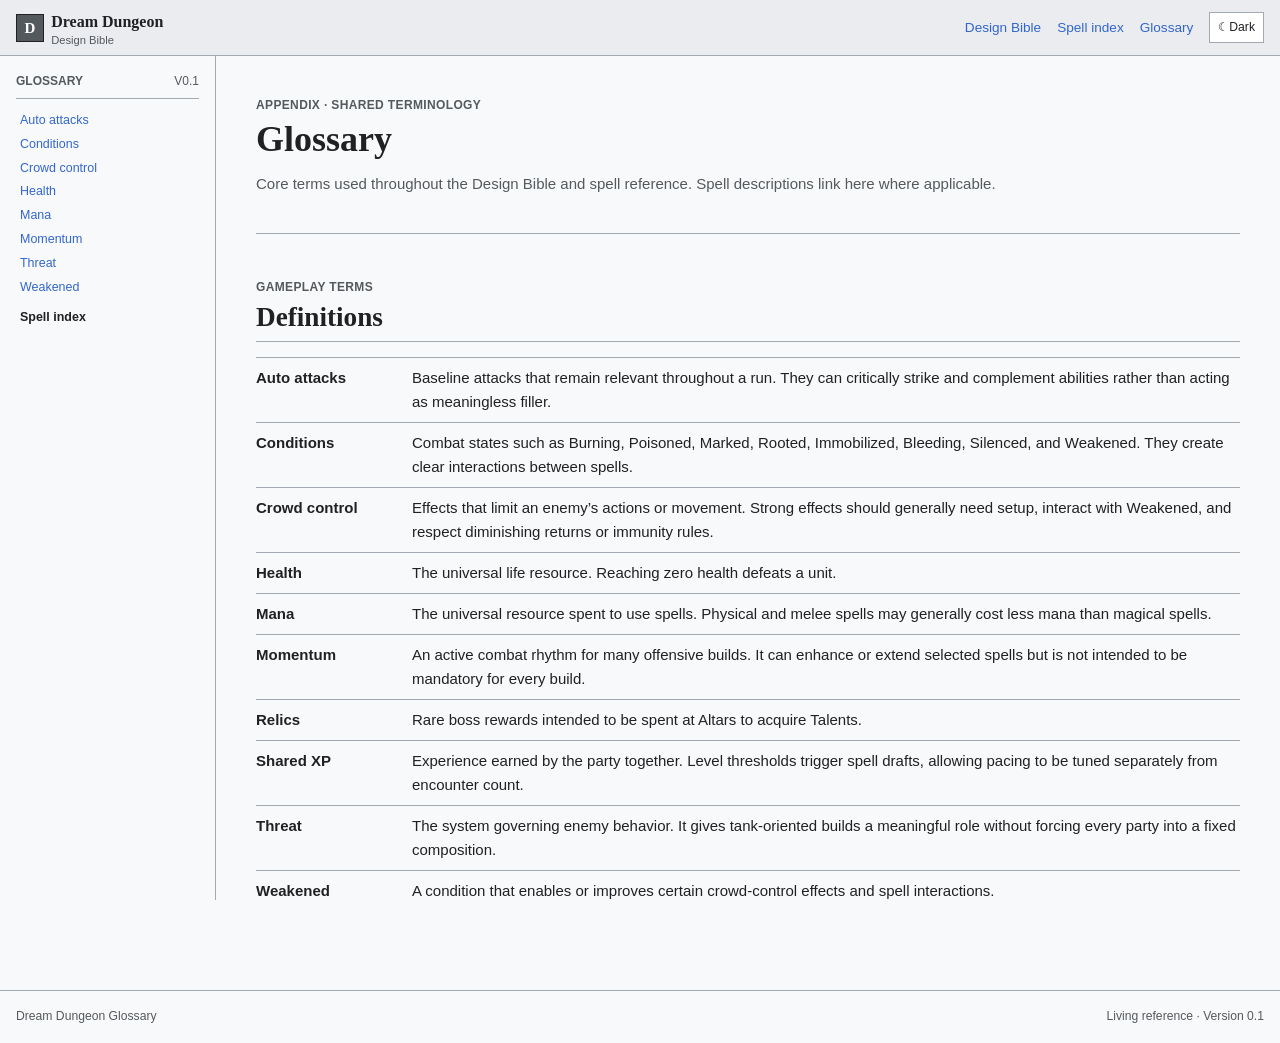
<file: glossary.html>
<!doctype html>
<html lang="en">
  <head><meta charset="utf-8" /><meta name="viewport" content="width=device-width, initial-scale=1" /><meta name="theme-color" content="#202122" /><meta name="description" content="Dream Dungeon gameplay glossary." /><title>Dream Dungeon — Glossary</title><link rel="stylesheet" href="styles.css" /></head>
  <body>
    <a class="skip-link" href="#content">Skip to content</a>
    <header class="site-header"><a class="brand" href="index.html"><span class="brand-mark" aria-hidden="true">D</span><span><strong>Dream Dungeon</strong><small>Design Bible</small></span></a><nav class="header-nav" aria-label="Primary navigation"><a href="index.html#design-bible">Design Bible</a><a href="spells.html">Spell index</a><a href="#glossary">Glossary</a></nav><button class="theme-toggle" type="button" aria-label="Switch color theme" aria-pressed="false"><span aria-hidden="true">☾</span><span class="theme-label">Dark</span></button><button class="menu-toggle" type="button" aria-expanded="false" aria-controls="sidebar">Menu</button></header>
    <main class="shell"><aside id="sidebar" class="sidebar" aria-label="Glossary navigation"><div class="sidebar-heading"><span>Glossary</span><span class="version">v0.1</span></div><nav class="chapter-nav"><a href="#auto-attacks">Auto attacks</a><a href="#conditions">Conditions</a><a href="#crowd-control">Crowd control</a><a href="#health">Health</a><a href="#mana">Mana</a><a href="#momentum">Momentum</a><a href="#threat">Threat</a><a href="#weakened">Weakened</a><a class="part-link" href="spells.html">Spell index</a></nav></aside>
      <div id="content" class="content"><section id="glossary" class="spell-page-hero"><p class="eyebrow">Appendix · shared terminology</p><h1>Glossary</h1><p>Core terms used throughout the Design Bible and spell reference. Spell descriptions link here where applicable.</p></section><section class="wiki-section"><div class="section-heading"><div><p class="eyebrow">Gameplay terms</p><h2>Definitions</h2></div></div><dl class="glossary-list glossary-page"><div id="auto-attacks"><dt>Auto attacks</dt><dd>Baseline attacks that remain relevant throughout a run. They can critically strike and complement abilities rather than acting as meaningless filler.</dd></div><div id="conditions"><dt>Conditions</dt><dd>Combat states such as Burning, Poisoned, Marked, Rooted, Immobilized, Bleeding, Silenced, and Weakened. They create clear interactions between spells.</dd></div><div id="crowd-control"><dt>Crowd control</dt><dd>Effects that limit an enemy’s actions or movement. Strong effects should generally need setup, interact with Weakened, and respect diminishing returns or immunity rules.</dd></div><div id="health"><dt>Health</dt><dd>The universal life resource. Reaching zero health defeats a unit.</dd></div><div id="mana"><dt>Mana</dt><dd>The universal resource spent to use spells. Physical and melee spells may generally cost less mana than magical spells.</dd></div><div id="momentum"><dt>Momentum</dt><dd>An active combat rhythm for many offensive builds. It can enhance or extend selected spells but is not intended to be mandatory for every build.</dd></div><div id="relics"><dt>Relics</dt><dd>Rare boss rewards intended to be spent at Altars to acquire Talents.</dd></div><div id="shared-xp"><dt>Shared XP</dt><dd>Experience earned by the party together. Level thresholds trigger spell drafts, allowing pacing to be tuned separately from encounter count.</dd></div><div id="threat"><dt>Threat</dt><dd>The system governing enemy behavior. It gives tank-oriented builds a meaningful role without forcing every party into a fixed composition.</dd></div><div id="weakened"><dt>Weakened</dt><dd>A condition that enables or improves certain crowd-control effects and spell interactions.</dd></div></dl></section></div></main>
    <footer class="site-footer"><span>Dream Dungeon Glossary</span><span>Living reference · Version 0.1</span></footer><script src="app.js" defer></script>
  </body>
</html>
</file>
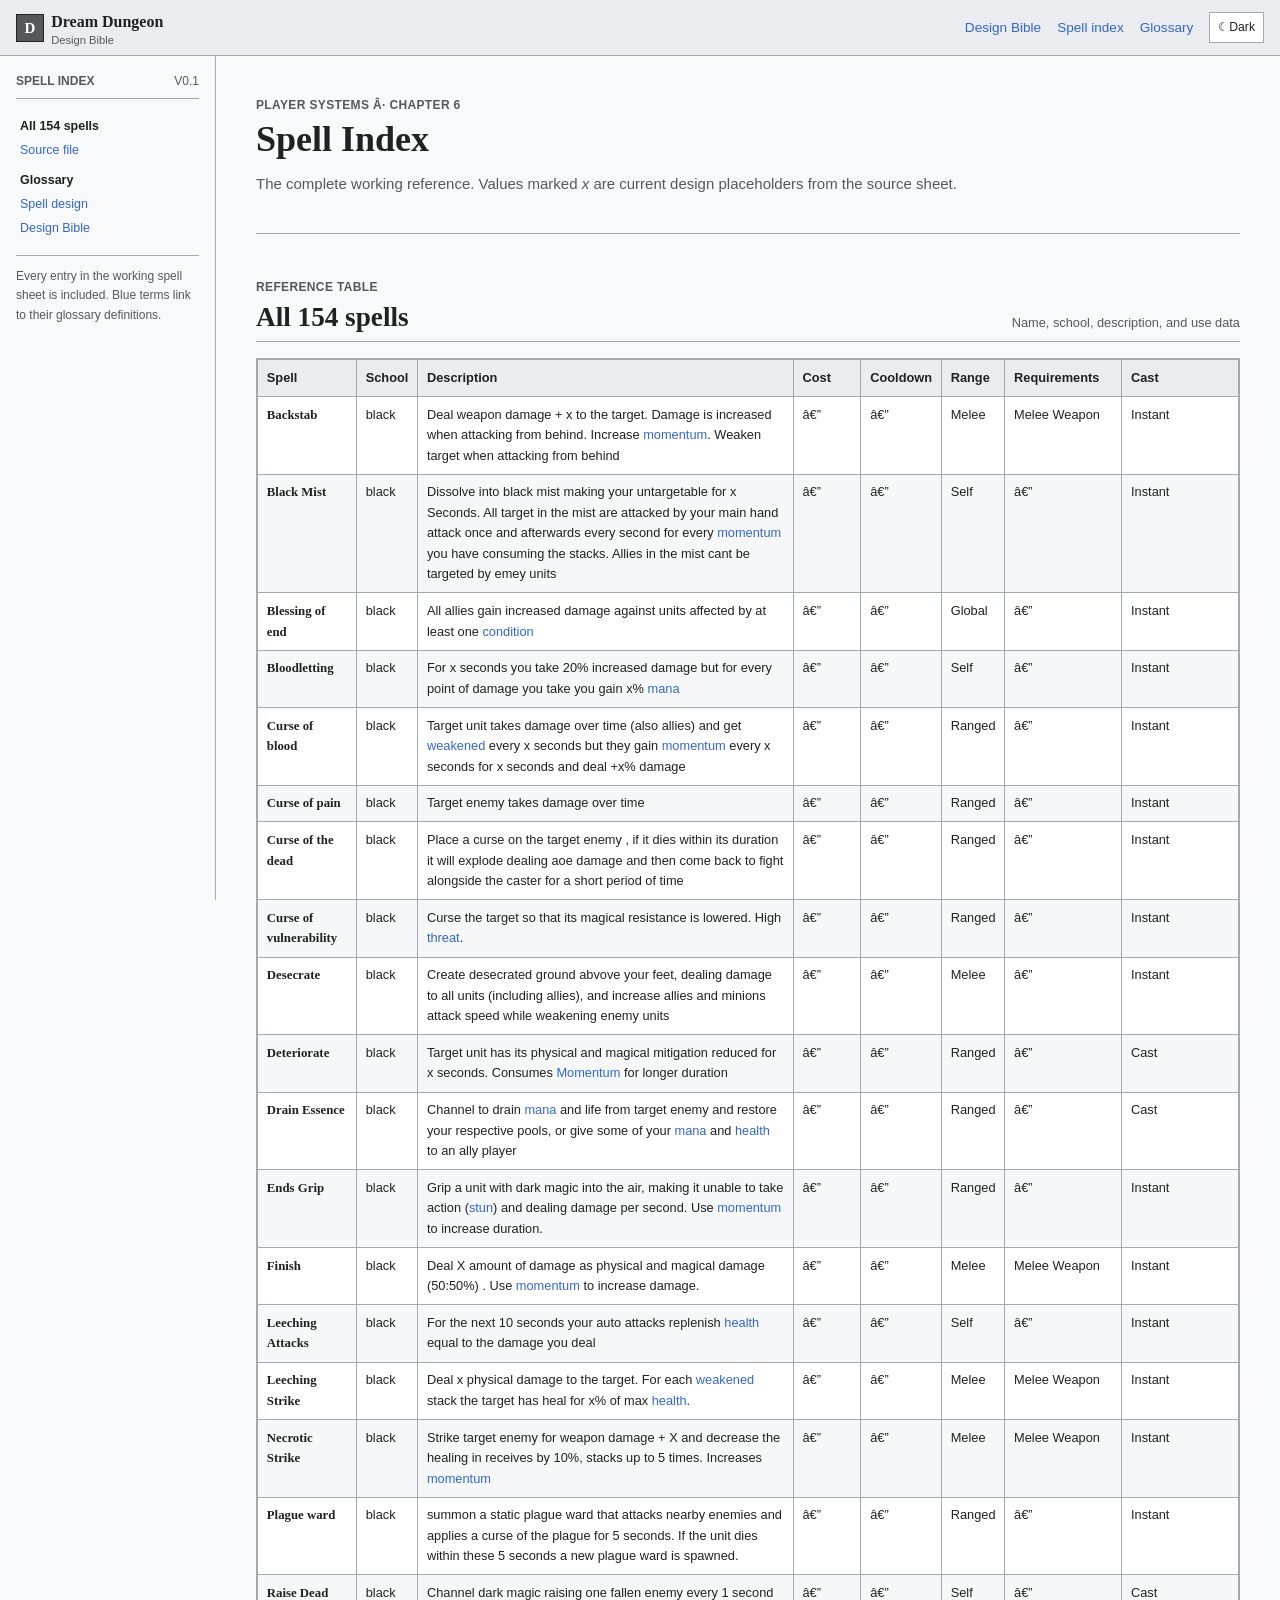
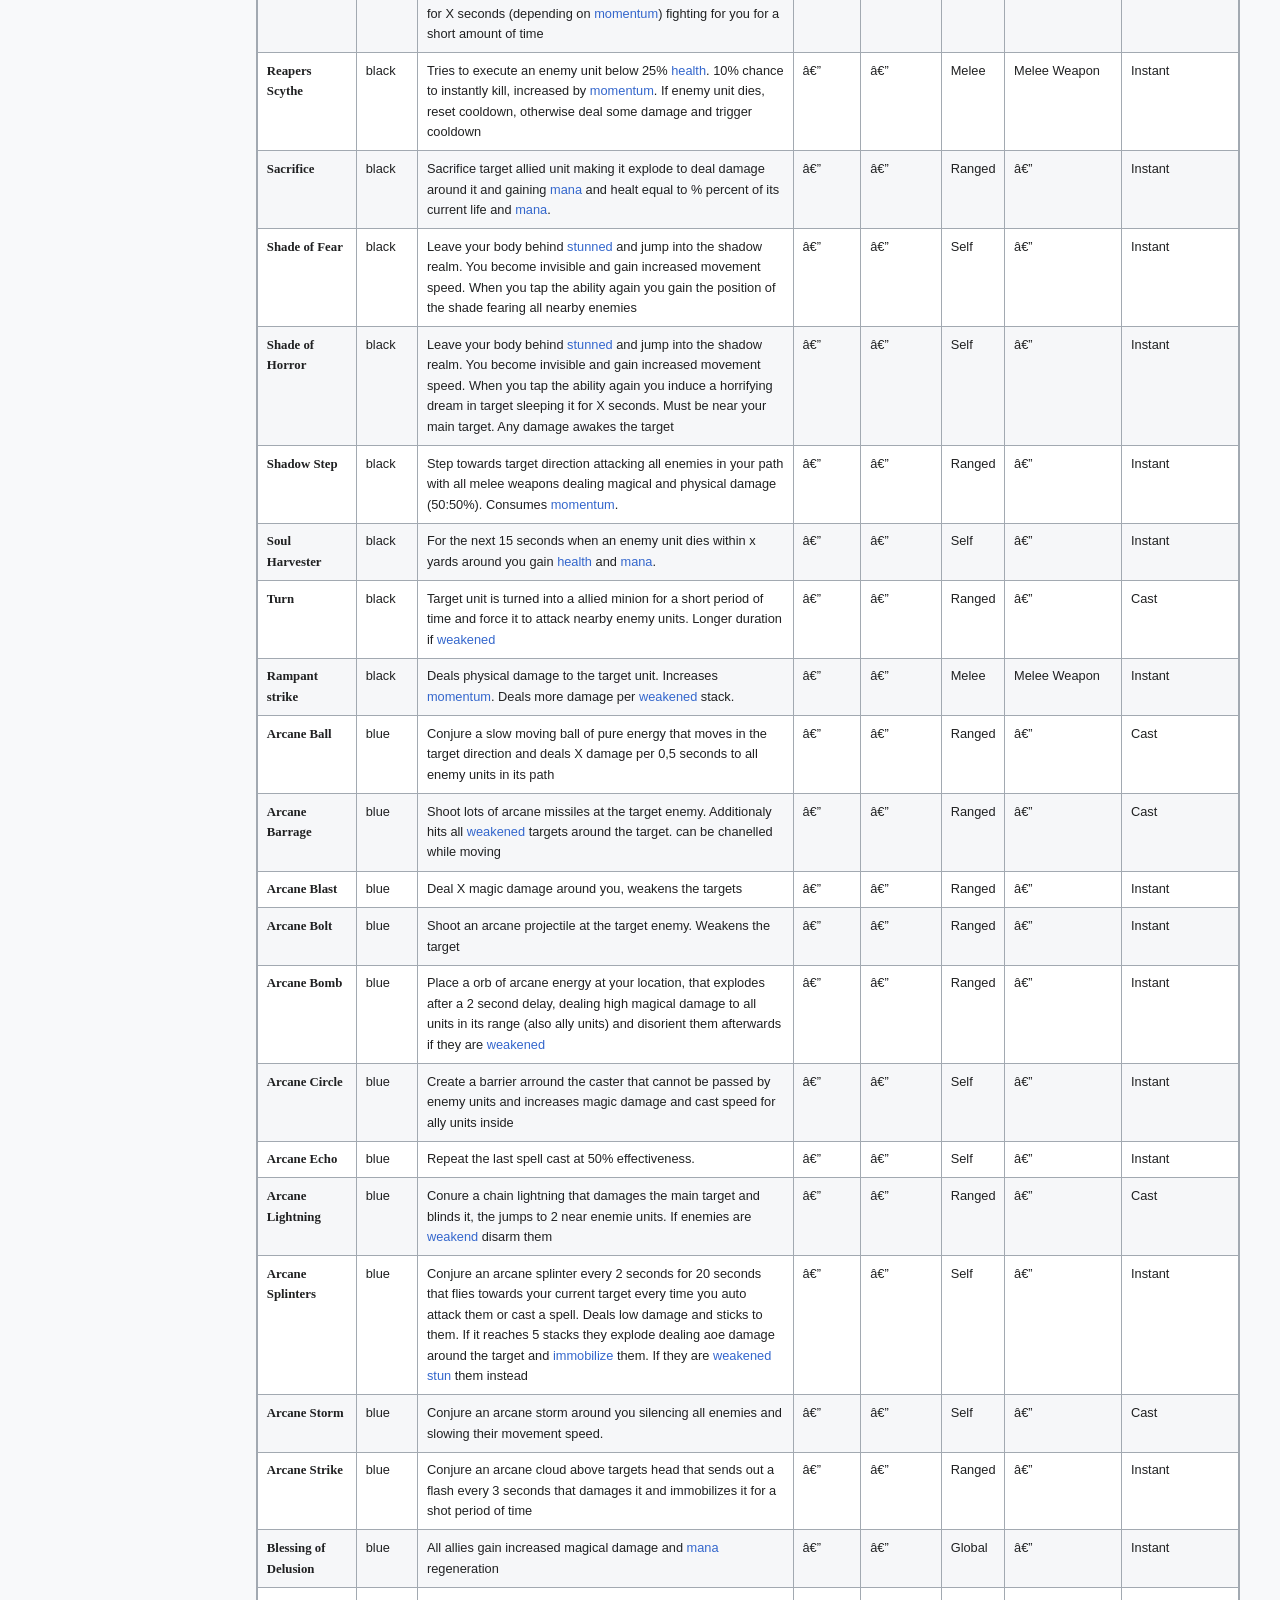
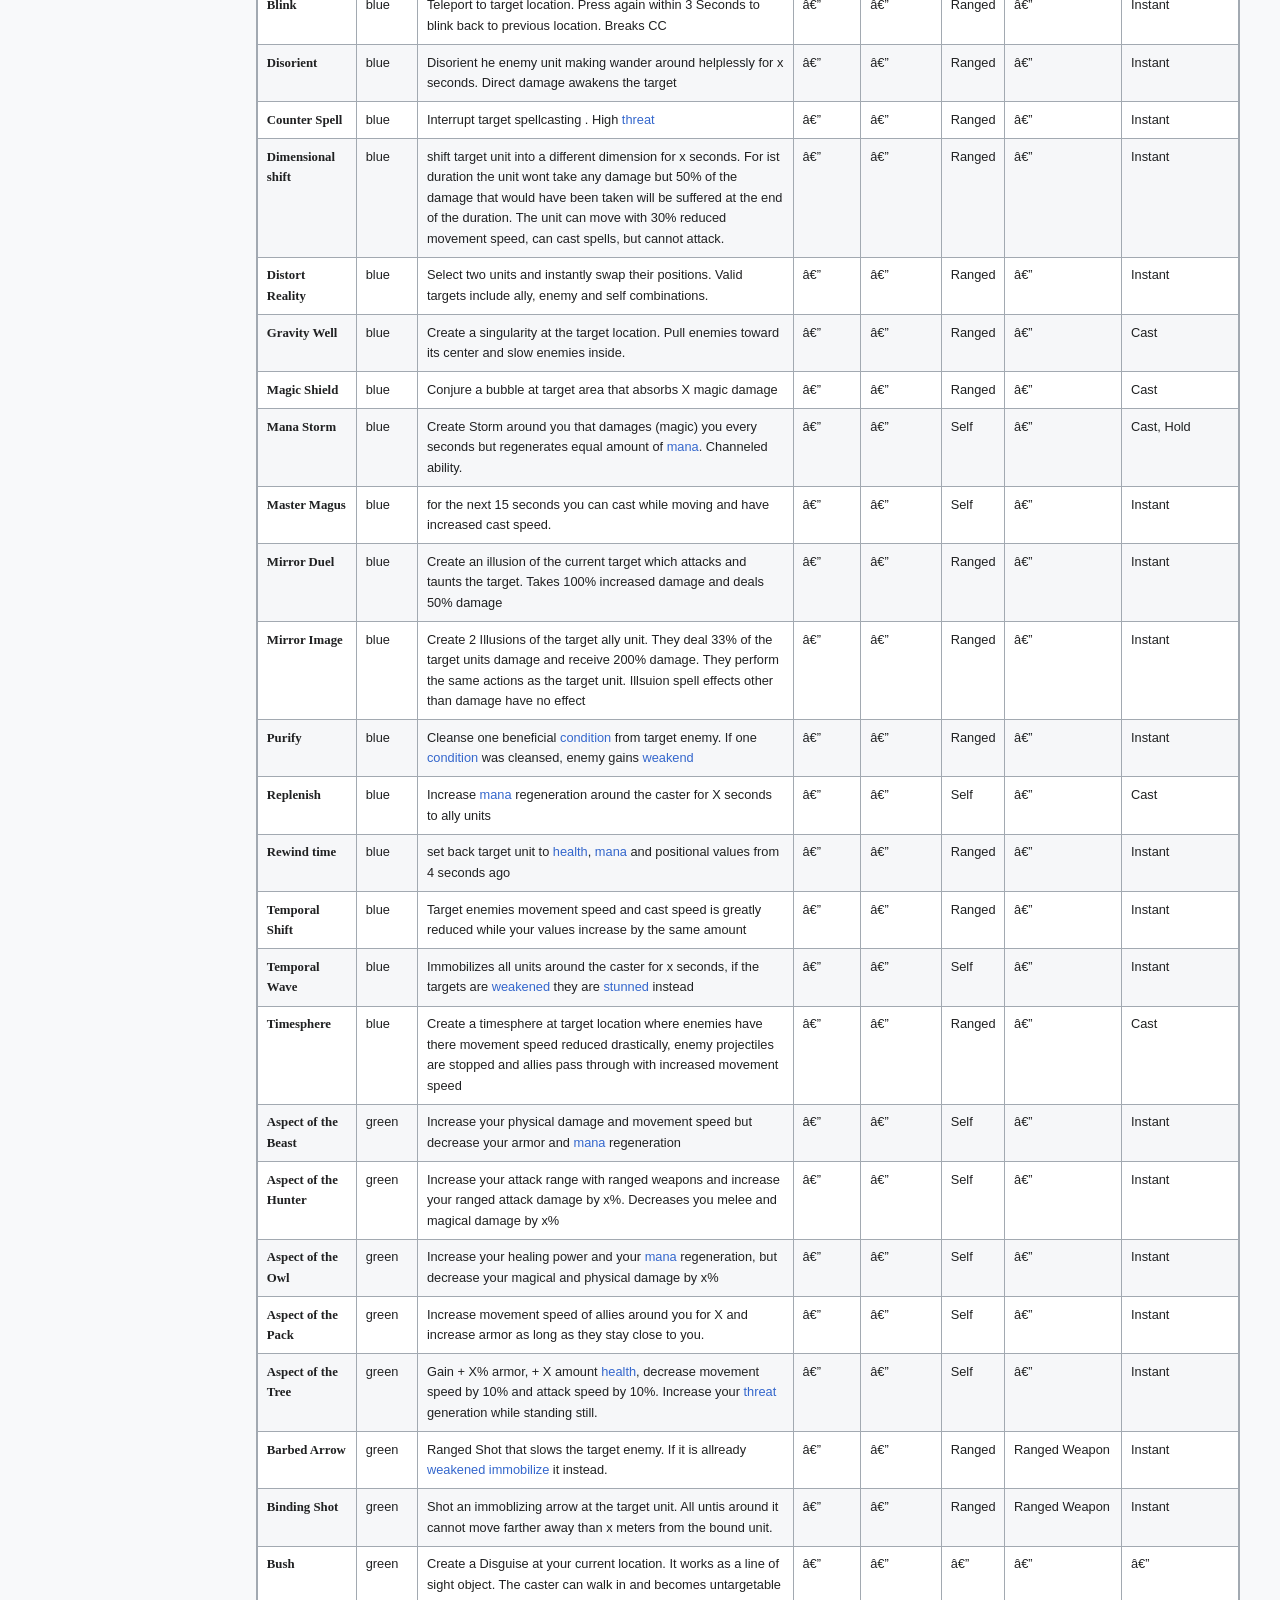
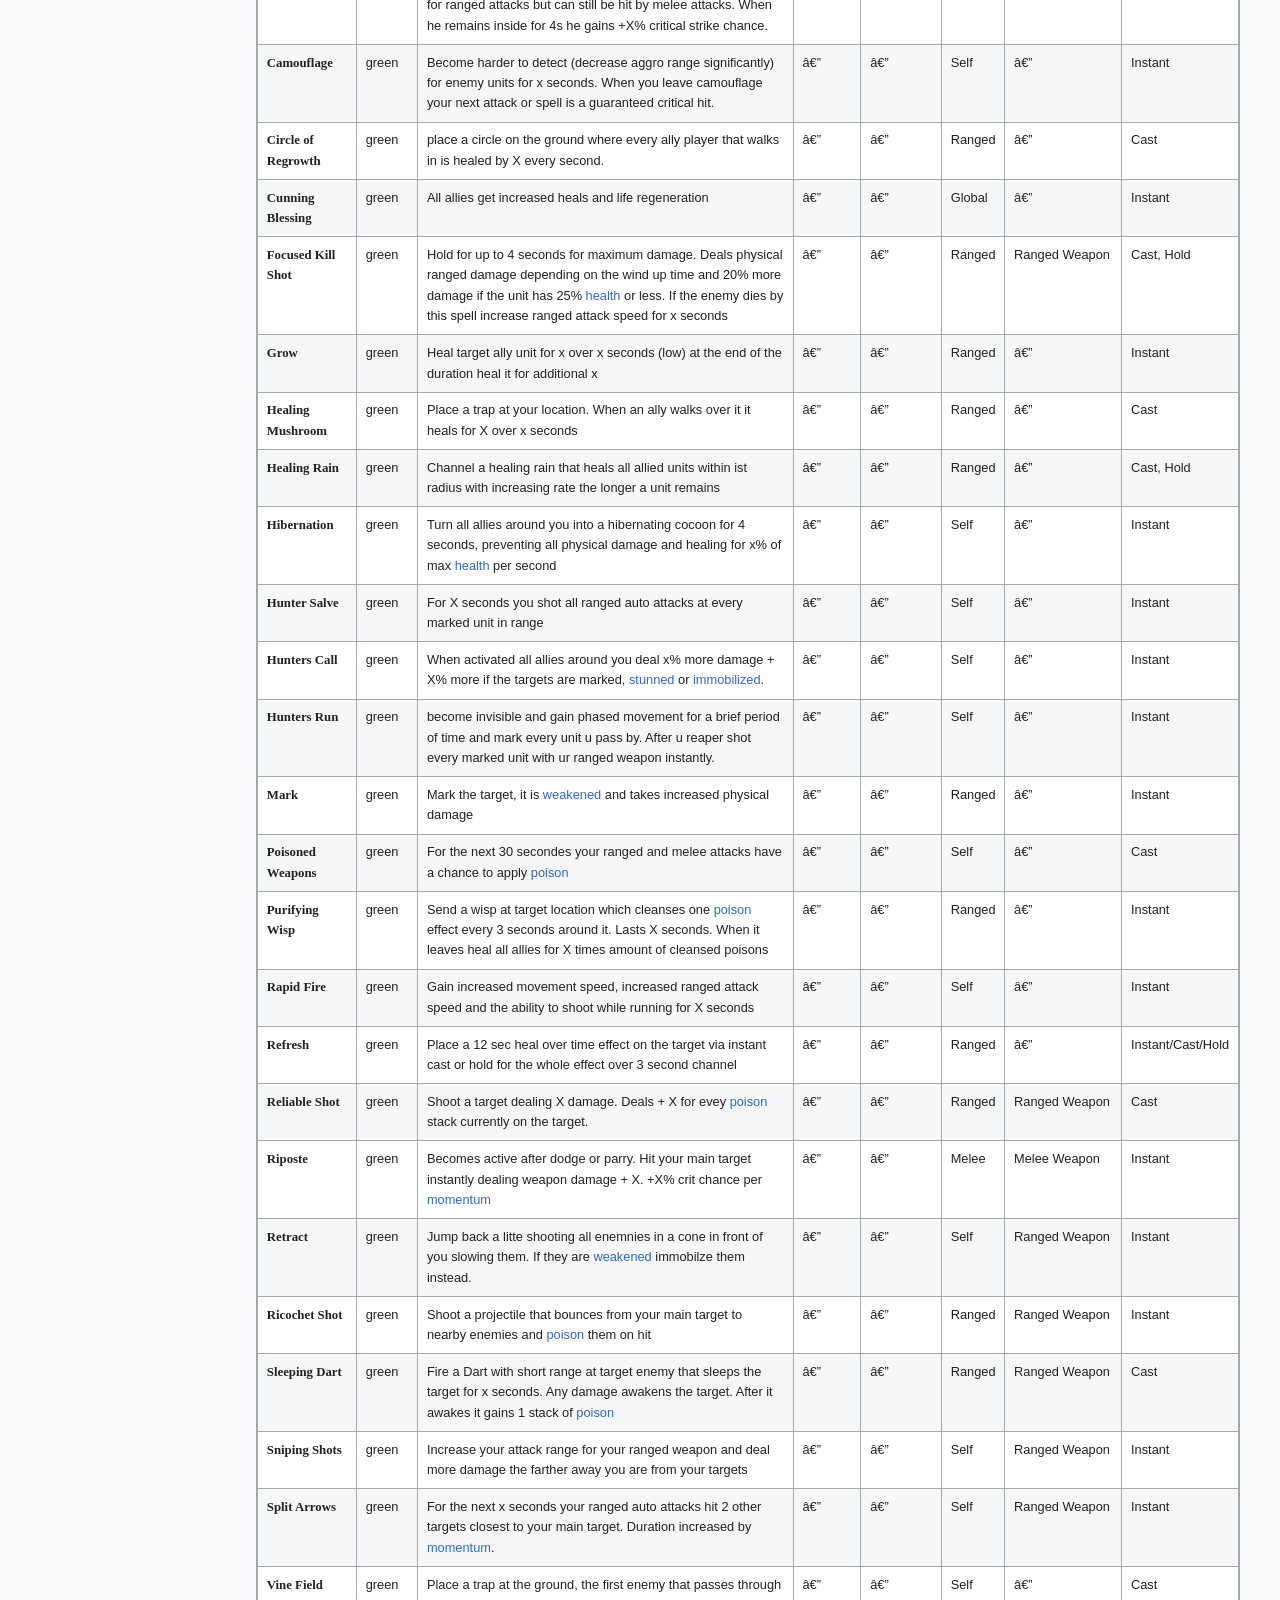
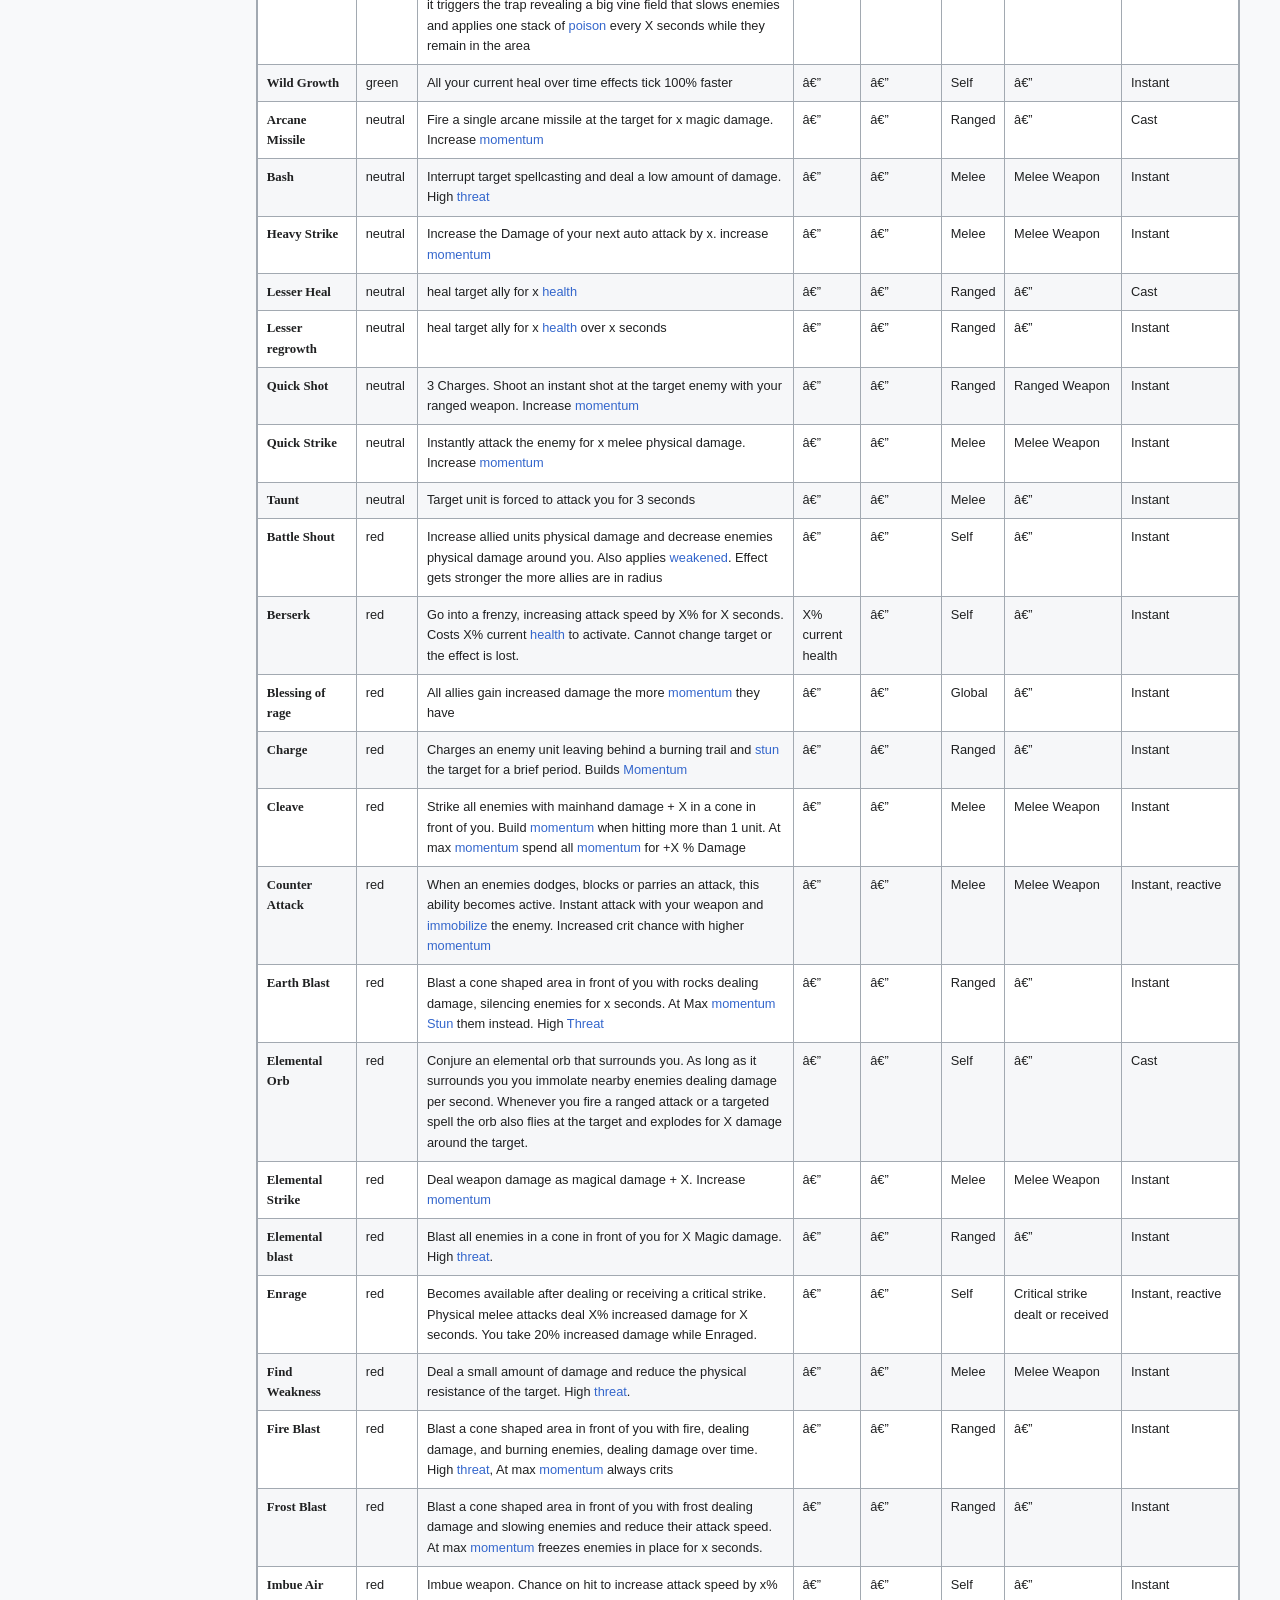
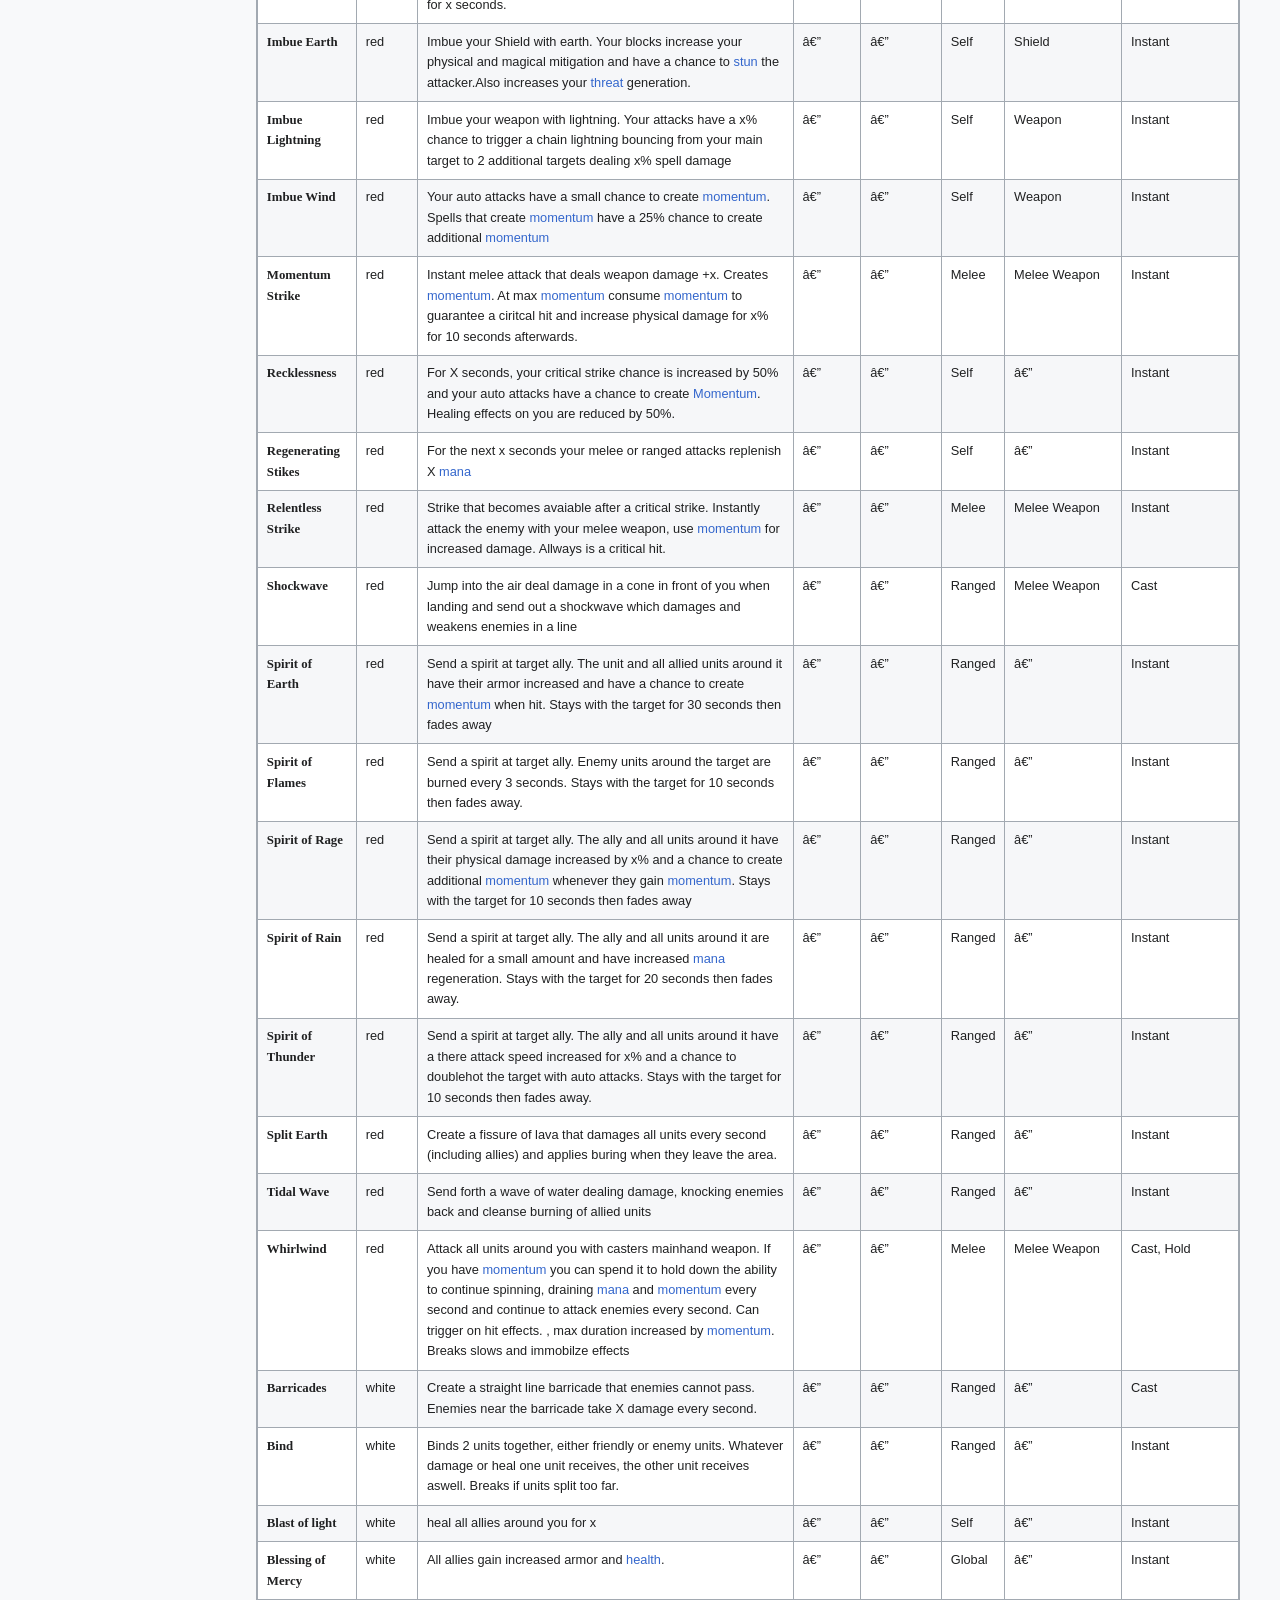
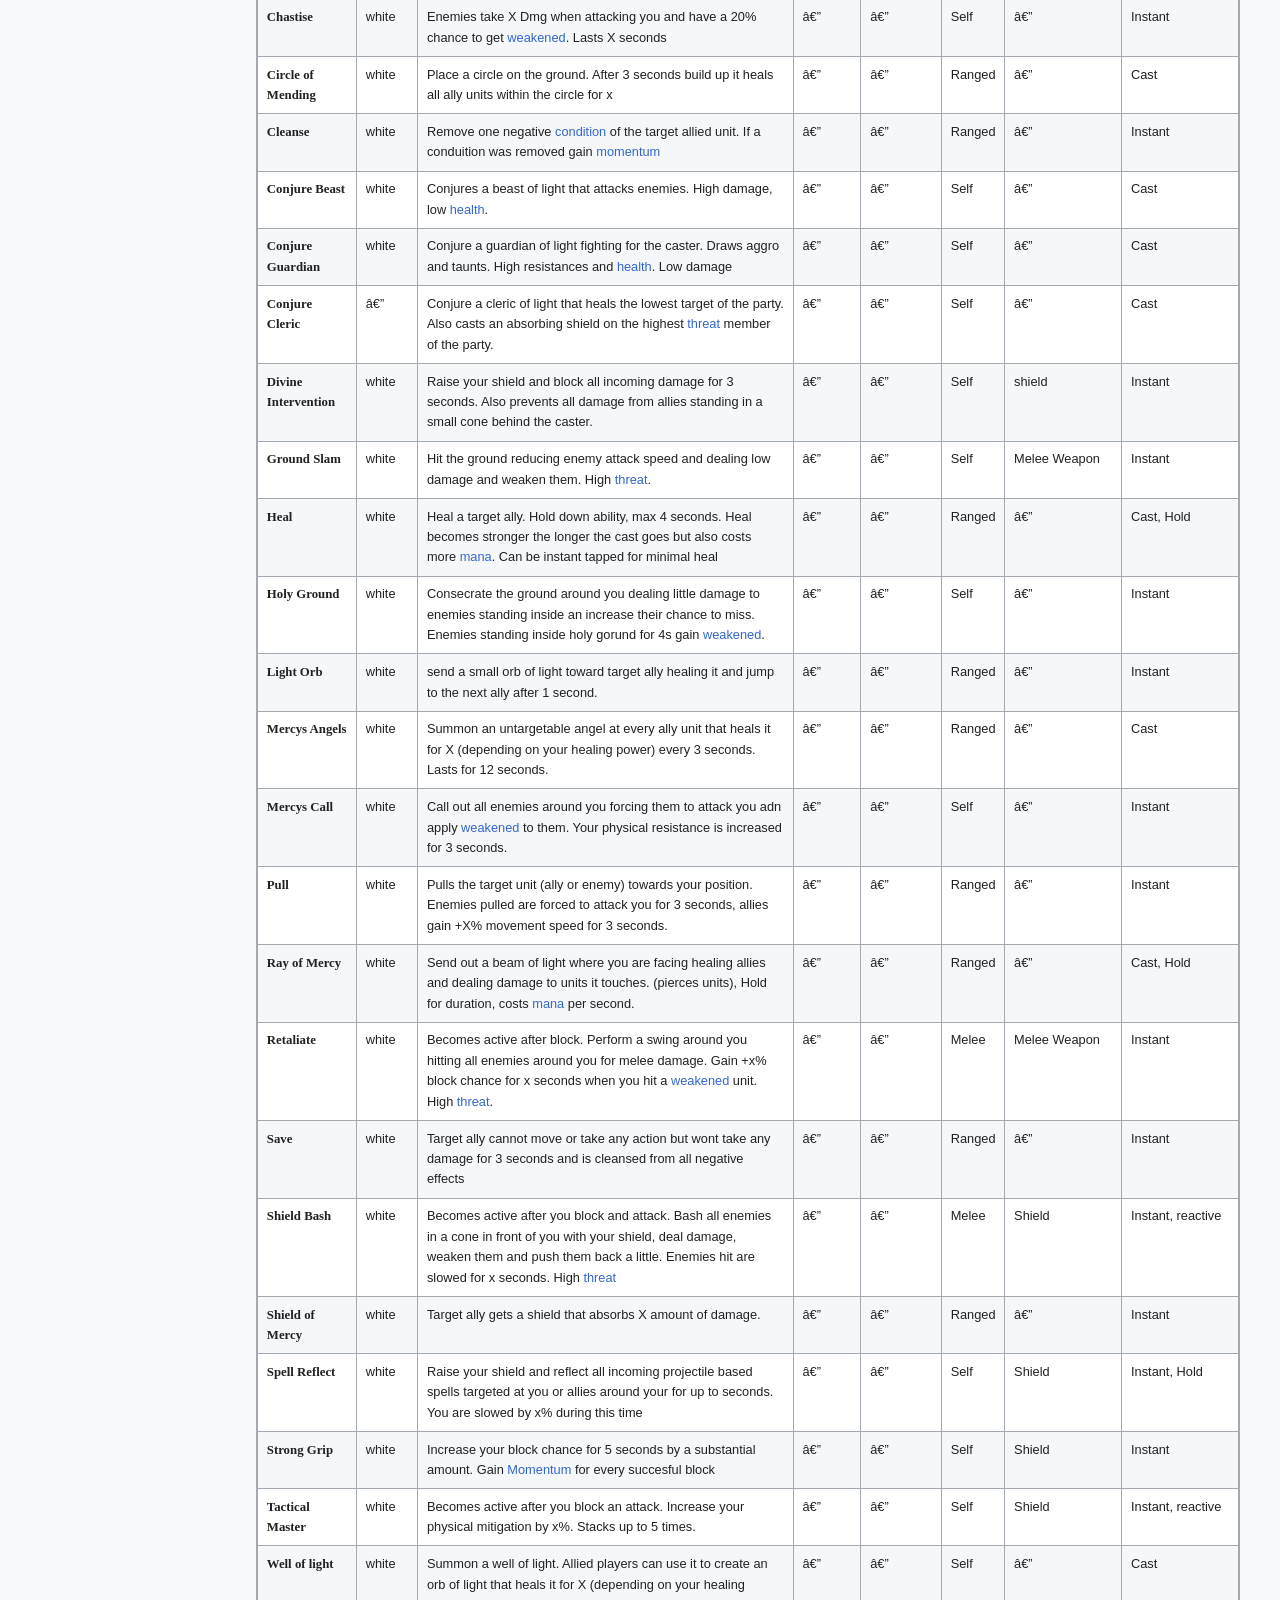
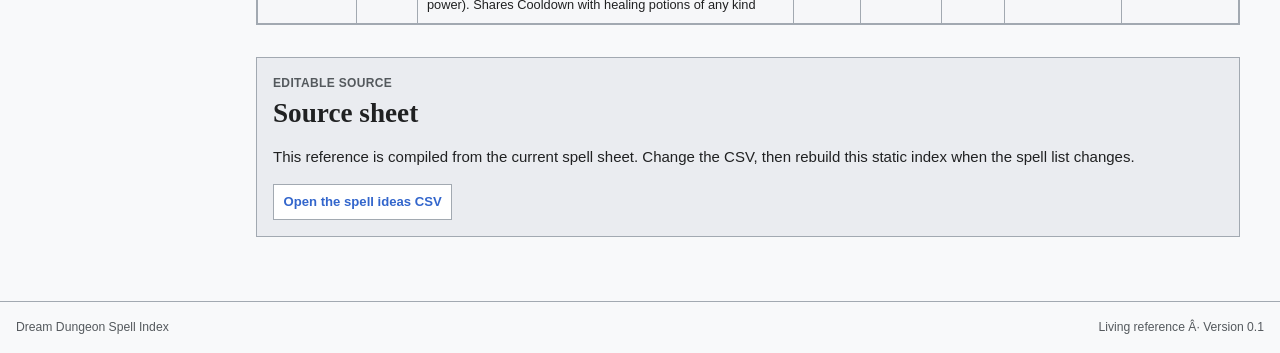
<file: spells.html>
<!doctype html>
<html lang="en">
  <head>
    <meta charset="utf-8" />
    <meta name="viewport" content="width=device-width, initial-scale=1" />
    <meta name="theme-color" content="#202122" />
    <meta name="description" content="Complete spell reference for Dream Dungeon." />
    <title>Dream Dungeon â€” Spell Index</title>
    <link rel="stylesheet" href="styles.css" />
  </head>
  <body>
    <a class="skip-link" href="#content">Skip to content</a>
    <header class="site-header">
      <a class="brand" href="index.html" aria-label="Dream Dungeon home"><span class="brand-mark" aria-hidden="true">D</span><span><strong>Dream Dungeon</strong><small>Design Bible</small></span></a>
      <nav class="header-nav" aria-label="Primary navigation"><a href="index.html#design-bible">Design Bible</a><a href="#spell-library">Spell index</a><a href="glossary.html">Glossary</a></nav>
      <button class="theme-toggle" type="button" aria-label="Switch color theme" aria-pressed="false"><span aria-hidden="true">â˜¾</span><span class="theme-label">Dark</span></button>
      <button class="menu-toggle" type="button" aria-expanded="false" aria-controls="sidebar">Menu</button>
    </header>
    <main class="shell">
      <aside id="sidebar" class="sidebar" aria-label="Spell index navigation">
        <div class="sidebar-heading"><span>Spell index</span><span class="version">v0.1</span></div>
        <nav class="chapter-nav"><a class="part-link" href="#spell-library">All 154 spells</a><a href="#source">Source file</a><a class="part-link" href="glossary.html">Glossary</a><a href="index.html#player-systems">Spell design</a><a href="index.html#design-bible">Design Bible</a></nav>
        <p class="sidebar-note">Every entry in the working spell sheet is included. Blue terms link to their glossary definitions.</p>
      </aside>
      <div id="content" class="content">
        <section id="spell-library" class="spell-page-hero"><p class="eyebrow">Player systems Â· Chapter 6</p><h1>Spell Index</h1><p>The complete working reference. Values marked <em>x</em> are current design placeholders from the source sheet.</p></section>
        <section class="wiki-section" aria-labelledby="index-title">
          <div class="section-heading"><div><p class="eyebrow">Reference table</p><h2 id="index-title">All 154 spells</h2></div><p class="record-count">Name, school, description, and use data</p></div>
          <div class="spell-table-wrap"><table class="spell-table"><thead><tr><th scope="col">Spell</th><th scope="col">School</th><th scope="col">Description</th><th scope="col">Cost</th><th scope="col">Cooldown</th><th scope="col">Range</th><th scope="col">Requirements</th><th scope="col">Cast</th></tr></thead><tbody><!-- SPELL_ROWS_START -->
<tr><td class="spell-name">Backstab</td><td>black</td><td>Deal weapon damage + x to the target. Damage is increased when attacking from behind. Increase <a href="glossary.html#momentum">momentum</a>. Weaken target when attacking from behind</td><td>â€”</td><td>â€”</td><td>Melee</td><td>Melee Weapon</td><td>Instant</td></tr>
<tr><td class="spell-name">Black Mist</td><td>black</td><td>Dissolve into black mist making your untargetable for x Seconds. All target in the mist are attacked by your main hand attack once and afterwards every second for every <a href="glossary.html#momentum">momentum</a> you have consuming the stacks. Allies in the mist cant be targeted by emey units</td><td>â€”</td><td>â€”</td><td>Self</td><td>â€”</td><td>Instant</td></tr>
<tr><td class="spell-name">Blessing of end</td><td>black</td><td>All allies gain increased damage against units affected by at least one <a href="glossary.html#conditions">condition</a></td><td>â€”</td><td>â€”</td><td>Global</td><td>â€”</td><td>Instant</td></tr>
<tr><td class="spell-name">Bloodletting</td><td>black</td><td>For x seconds you take 20% increased damage but for every point of damage you take you gain x% <a href="glossary.html#mana">mana</a></td><td>â€”</td><td>â€”</td><td>Self</td><td>â€”</td><td>Instant</td></tr>
<tr><td class="spell-name">Curse of blood</td><td>black</td><td>Target unit takes damage over time (also allies) and get <a href="glossary.html#weakened">weakened</a> every x seconds but they gain <a href="glossary.html#momentum">momentum</a> every x seconds for x seconds and deal +x% damage</td><td>â€”</td><td>â€”</td><td>Ranged</td><td>â€”</td><td>Instant</td></tr>
<tr><td class="spell-name">Curse of pain</td><td>black</td><td>Target enemy takes damage over time</td><td>â€”</td><td>â€”</td><td>Ranged</td><td>â€”</td><td>Instant</td></tr>
<tr><td class="spell-name">Curse of the dead</td><td>black</td><td>Place a curse on the target enemy , if it dies within its duration it will explode dealing aoe damage and then come back to fight alongside the caster for a short period of time</td><td>â€”</td><td>â€”</td><td>Ranged</td><td>â€”</td><td>Instant</td></tr>
<tr><td class="spell-name">Curse of vulnerability</td><td>black</td><td>Curse the target so that its magical resistance is lowered. High <a href="glossary.html#threat">threat</a>.</td><td>â€”</td><td>â€”</td><td>Ranged</td><td>â€”</td><td>Instant</td></tr>
<tr><td class="spell-name">Desecrate</td><td>black</td><td>Create desecrated ground abvove your feet, dealing damage to all units (including allies), and increase allies and minions attack speed while weakening enemy units</td><td>â€”</td><td>â€”</td><td>Melee</td><td>â€”</td><td>Instant</td></tr>
<tr><td class="spell-name">Deteriorate</td><td>black</td><td>Target unit has its physical and magical mitigation reduced for x seconds. Consumes <a href="glossary.html#momentum">Momentum</a> for longer duration</td><td>â€”</td><td>â€”</td><td>Ranged</td><td>â€”</td><td>Cast</td></tr>
<tr><td class="spell-name">Drain Essence</td><td>black</td><td>Channel to drain <a href="glossary.html#mana">mana</a> and life from target enemy and restore your respective pools, or give some of your <a href="glossary.html#mana">mana</a> and <a href="glossary.html#health">health</a> to an ally player</td><td>â€”</td><td>â€”</td><td>Ranged</td><td>â€”</td><td>Cast</td></tr>
<tr><td class="spell-name">Ends Grip</td><td>black</td><td>Grip a unit with dark magic into the air, making it unable to take action (<a href="glossary.html#crowd-control">stun</a>) and dealing damage per second. Use <a href="glossary.html#momentum">momentum</a> to increase duration.</td><td>â€”</td><td>â€”</td><td>Ranged</td><td>â€”</td><td>Instant</td></tr>
<tr><td class="spell-name">Finish</td><td>black</td><td>Deal X amount of damage as physical and magical damage (50:50%) . Use <a href="glossary.html#momentum">momentum</a> to increase damage.</td><td>â€”</td><td>â€”</td><td>Melee</td><td>Melee Weapon</td><td>Instant</td></tr>
<tr><td class="spell-name">Leeching Attacks</td><td>black</td><td>For the next 10 seconds your auto attacks replenish <a href="glossary.html#health">health</a> equal to the damage you deal</td><td>â€”</td><td>â€”</td><td>Self</td><td>â€”</td><td>Instant</td></tr>
<tr><td class="spell-name">Leeching Strike</td><td>black</td><td>Deal x physical damage to the target. For each <a href="glossary.html#weakened">weakened</a> stack the target has heal for x% of max <a href="glossary.html#health">health</a>.</td><td>â€”</td><td>â€”</td><td>Melee</td><td>Melee Weapon</td><td>Instant</td></tr>
<tr><td class="spell-name">Necrotic Strike</td><td>black</td><td>Strike target enemy for weapon damage + X and decrease the healing in receives by 10%, stacks up to 5 times. Increases <a href="glossary.html#momentum">momentum</a></td><td>â€”</td><td>â€”</td><td>Melee</td><td>Melee Weapon</td><td>Instant</td></tr>
<tr><td class="spell-name">Plague ward</td><td>black</td><td>summon a static plague ward that attacks nearby enemies and applies a curse of the plague for 5 seconds. If the unit dies within these 5 seconds a new plague ward is spawned.</td><td>â€”</td><td>â€”</td><td>Ranged</td><td>â€”</td><td>Instant</td></tr>
<tr><td class="spell-name">Raise Dead</td><td>black</td><td>Channel dark magic raising one fallen enemy every 1 second for X seconds (depending on <a href="glossary.html#momentum">momentum</a>) fighting for you for a short amount of time</td><td>â€”</td><td>â€”</td><td>Self</td><td>â€”</td><td>Cast</td></tr>
<tr><td class="spell-name">Reapers Scythe</td><td>black</td><td>Tries to execute an enemy unit below 25% <a href="glossary.html#health">health</a>. 10% chance to instantly kill, increased by <a href="glossary.html#momentum">momentum</a>. If enemy unit dies, reset cooldown, otherwise deal some damage and trigger cooldown</td><td>â€”</td><td>â€”</td><td>Melee</td><td>Melee Weapon</td><td>Instant</td></tr>
<tr><td class="spell-name">Sacrifice</td><td>black</td><td>Sacrifice target allied unit making it explode to deal damage around it and gaining <a href="glossary.html#mana">mana</a> and healt equal to % percent of its current life and <a href="glossary.html#mana">mana</a>.</td><td>â€”</td><td>â€”</td><td>Ranged</td><td>â€”</td><td>Instant</td></tr>
<tr><td class="spell-name">Shade of Fear</td><td>black</td><td>Leave your body behind <a href="glossary.html#crowd-control">stunned</a> and jump into the shadow realm. You become invisible and gain increased movement speed. When you tap the ability again you gain the position of the shade fearing all nearby enemies</td><td>â€”</td><td>â€”</td><td>Self</td><td>â€”</td><td>Instant</td></tr>
<tr><td class="spell-name">Shade of Horror</td><td>black</td><td>Leave your body behind <a href="glossary.html#crowd-control">stunned</a> and jump into the shadow realm. You become invisible and gain increased movement speed. When you tap the ability again you induce a horrifying dream in target sleeping it for X seconds. Must be near your main target. Any damage awakes the target</td><td>â€”</td><td>â€”</td><td>Self</td><td>â€”</td><td>Instant</td></tr>
<tr><td class="spell-name">Shadow Step</td><td>black</td><td>Step towards target direction attacking all enemies in your path with all melee weapons dealing magical and physical damage (50:50%). Consumes <a href="glossary.html#momentum">momentum</a>.</td><td>â€”</td><td>â€”</td><td>Ranged</td><td>â€”</td><td>Instant</td></tr>
<tr><td class="spell-name">Soul Harvester</td><td>black</td><td>For the next 15 seconds when an enemy unit dies within x yards around you gain <a href="glossary.html#health">health</a> and <a href="glossary.html#mana">mana</a>.</td><td>â€”</td><td>â€”</td><td>Self</td><td>â€”</td><td>Instant</td></tr>
<tr><td class="spell-name">Turn</td><td>black</td><td>Target unit is turned into a allied minion for a short period of time and force it to attack nearby enemy units. Longer duration if <a href="glossary.html#weakened">weakened</a></td><td>â€”</td><td>â€”</td><td>Ranged</td><td>â€”</td><td>Cast</td></tr>
<tr><td class="spell-name">Rampant strike</td><td>black</td><td>Deals physical damage to the target unit. Increases <a href="glossary.html#momentum">momentum</a>. Deals more damage per <a href="glossary.html#weakened">weakened</a> stack.</td><td>â€”</td><td>â€”</td><td>Melee</td><td>Melee Weapon</td><td>Instant</td></tr>
<tr><td class="spell-name">Arcane Ball</td><td>blue</td><td>Conjure a slow moving ball of pure energy that moves in the target direction and deals X damage per 0,5 seconds to all enemy units in its path</td><td>â€”</td><td>â€”</td><td>Ranged</td><td>â€”</td><td>Cast</td></tr>
<tr><td class="spell-name">Arcane Barrage</td><td>blue</td><td>Shoot lots of arcane missiles at the target enemy. Additionaly hits all <a href="glossary.html#weakened">weakened</a> targets around the target. can be chanelled while moving</td><td>â€”</td><td>â€”</td><td>Ranged</td><td>â€”</td><td>Cast</td></tr>
<tr><td class="spell-name">Arcane Blast</td><td>blue</td><td>Deal X magic damage around you, weakens the targets</td><td>â€”</td><td>â€”</td><td>Ranged</td><td>â€”</td><td>Instant</td></tr>
<tr><td class="spell-name">Arcane Bolt</td><td>blue</td><td>Shoot an arcane projectile at the target enemy. Weakens the target</td><td>â€”</td><td>â€”</td><td>Ranged</td><td>â€”</td><td>Instant</td></tr>
<tr><td class="spell-name">Arcane Bomb</td><td>blue</td><td>Place a orb of arcane energy at your location, that explodes after a 2 second delay, dealing high magical damage to all units in its range (also ally units) and disorient them afterwards if they are <a href="glossary.html#weakened">weakened</a></td><td>â€”</td><td>â€”</td><td>Ranged</td><td>â€”</td><td>Instant</td></tr>
<tr><td class="spell-name">Arcane Circle</td><td>blue</td><td>Create a barrier arround the caster that cannot be passed by enemy units and increases magic damage and cast speed for ally units inside</td><td>â€”</td><td>â€”</td><td>Self</td><td>â€”</td><td>Instant</td></tr>
<tr><td class="spell-name">Arcane Echo</td><td>blue</td><td>Repeat the last spell cast at 50% effectiveness.</td><td>â€”</td><td>â€”</td><td>Self</td><td>â€”</td><td>Instant</td></tr>
<tr><td class="spell-name">Arcane Lightning</td><td>blue</td><td>Conure a chain lightning that damages the main target and blinds it, the jumps to 2 near enemie units. If enemies are <a href="glossary.html#weakened">weakend</a> disarm them</td><td>â€”</td><td>â€”</td><td>Ranged</td><td>â€”</td><td>Cast</td></tr>
<tr><td class="spell-name">Arcane Splinters</td><td>blue</td><td>Conjure an arcane splinter every 2 seconds for 20 seconds that flies towards your current target every time you auto attack them or cast a spell. Deals low damage and sticks to them. If it reaches 5 stacks they explode dealing aoe damage around the target and <a href="glossary.html#crowd-control">immobilize</a> them. If they are <a href="glossary.html#weakened">weakened</a> <a href="glossary.html#crowd-control">stun</a> them instead</td><td>â€”</td><td>â€”</td><td>Self</td><td>â€”</td><td>Instant</td></tr>
<tr><td class="spell-name">Arcane Storm</td><td>blue</td><td>Conjure an arcane storm around you silencing all enemies and slowing their movement speed.</td><td>â€”</td><td>â€”</td><td>Self</td><td>â€”</td><td>Cast</td></tr>
<tr><td class="spell-name">Arcane Strike</td><td>blue</td><td>Conjure an arcane cloud above targets head that sends out a flash every 3 seconds that damages it and immobilizes it for a shot period of time</td><td>â€”</td><td>â€”</td><td>Ranged</td><td>â€”</td><td>Instant</td></tr>
<tr><td class="spell-name">Blessing of Delusion</td><td>blue</td><td>All allies gain increased magical damage and <a href="glossary.html#mana">mana</a> regeneration</td><td>â€”</td><td>â€”</td><td>Global</td><td>â€”</td><td>Instant</td></tr>
<tr><td class="spell-name">Blink</td><td>blue</td><td>Teleport to target location. Press again within 3 Seconds to blink back to previous location. Breaks CC</td><td>â€”</td><td>â€”</td><td>Ranged</td><td>â€”</td><td>Instant</td></tr>
<tr><td class="spell-name">Disorient</td><td>blue</td><td>Disorient he enemy unit making wander around helplessly for x seconds. Direct damage awakens the target</td><td>â€”</td><td>â€”</td><td>Ranged</td><td>â€”</td><td>Instant</td></tr>
<tr><td class="spell-name">Counter Spell</td><td>blue</td><td>Interrupt target spellcasting . High <a href="glossary.html#threat">threat</a></td><td>â€”</td><td>â€”</td><td>Ranged</td><td>â€”</td><td>Instant</td></tr>
<tr><td class="spell-name">Dimensional shift</td><td>blue</td><td>shift target unit into a different dimension for x seconds. For ist duration the unit wont take any damage but 50% of the damage that would have been taken will be suffered at the end of the duration. The unit can move with 30% reduced movement speed, can cast spells, but cannot attack.</td><td>â€”</td><td>â€”</td><td>Ranged</td><td>â€”</td><td>Instant</td></tr>
<tr><td class="spell-name">Distort Reality</td><td>blue</td><td>Select two units and instantly swap their positions. Valid targets include ally, enemy and self combinations.</td><td>â€”</td><td>â€”</td><td>Ranged</td><td>â€”</td><td>Instant</td></tr>
<tr><td class="spell-name">Gravity Well</td><td>blue</td><td>Create a singularity at the target location. Pull enemies toward its center and slow enemies inside.</td><td>â€”</td><td>â€”</td><td>Ranged</td><td>â€”</td><td>Cast</td></tr>
<tr><td class="spell-name">Magic Shield</td><td>blue</td><td>Conjure a bubble at target area that absorbs X magic damage</td><td>â€”</td><td>â€”</td><td>Ranged</td><td>â€”</td><td>Cast</td></tr>
<tr><td class="spell-name">Mana Storm</td><td>blue</td><td>Create Storm around you that damages (magic) you every seconds but regenerates equal amount of <a href="glossary.html#mana">mana</a>. Channeled ability.</td><td>â€”</td><td>â€”</td><td>Self</td><td>â€”</td><td>Cast, Hold</td></tr>
<tr><td class="spell-name">Master Magus</td><td>blue</td><td>for the next 15 seconds you can cast while moving and have increased cast speed.</td><td>â€”</td><td>â€”</td><td>Self</td><td>â€”</td><td>Instant</td></tr>
<tr><td class="spell-name">Mirror Duel</td><td>blue</td><td>Create an illusion of the current target which attacks and taunts the target. Takes 100% increased damage and deals 50% damage</td><td>â€”</td><td>â€”</td><td>Ranged</td><td>â€”</td><td>Instant</td></tr>
<tr><td class="spell-name">Mirror Image</td><td>blue</td><td>Create 2 Illusions of the target ally unit. They deal 33% of the target units damage and receive 200% damage. They perform the same actions as the target unit. Illsuion spell effects other than damage have no effect</td><td>â€”</td><td>â€”</td><td>Ranged</td><td>â€”</td><td>Instant</td></tr>
<tr><td class="spell-name">Purify</td><td>blue</td><td>Cleanse one beneficial <a href="glossary.html#conditions">condition</a> from target enemy. If one <a href="glossary.html#conditions">condition</a> was cleansed, enemy gains <a href="glossary.html#weakened">weakend</a></td><td>â€”</td><td>â€”</td><td>Ranged</td><td>â€”</td><td>Instant</td></tr>
<tr><td class="spell-name">Replenish</td><td>blue</td><td>Increase <a href="glossary.html#mana">mana</a> regeneration around the caster for X seconds to ally units</td><td>â€”</td><td>â€”</td><td>Self</td><td>â€”</td><td>Cast</td></tr>
<tr><td class="spell-name">Rewind time</td><td>blue</td><td>set back target unit to <a href="glossary.html#health">health</a>, <a href="glossary.html#mana">mana</a> and positional values from 4 seconds ago</td><td>â€”</td><td>â€”</td><td>Ranged</td><td>â€”</td><td>Instant</td></tr>
<tr><td class="spell-name">Temporal Shift</td><td>blue</td><td>Target enemies movement speed and cast speed is greatly reduced while your values increase by the same amount</td><td>â€”</td><td>â€”</td><td>Ranged</td><td>â€”</td><td>Instant</td></tr>
<tr><td class="spell-name">Temporal Wave</td><td>blue</td><td>Immobilizes all units around the caster for x seconds, if the targets are <a href="glossary.html#weakened">weakened</a> they are <a href="glossary.html#crowd-control">stunned</a> instead</td><td>â€”</td><td>â€”</td><td>Self</td><td>â€”</td><td>Instant</td></tr>
<tr><td class="spell-name">Timesphere</td><td>blue</td><td>Create a timesphere at target location where enemies have there movement speed reduced drastically, enemy projectiles are stopped and allies pass through with increased movement speed</td><td>â€”</td><td>â€”</td><td>Ranged</td><td>â€”</td><td>Cast</td></tr>
<tr><td class="spell-name">Aspect of the Beast</td><td>green</td><td>Increase your physical damage and movement speed but decrease your armor and <a href="glossary.html#mana">mana</a> regeneration</td><td>â€”</td><td>â€”</td><td>Self</td><td>â€”</td><td>Instant</td></tr>
<tr><td class="spell-name">Aspect of the Hunter</td><td>green</td><td>Increase your attack range with ranged weapons and increase your ranged attack damage by x%. Decreases you melee and magical damage by x%</td><td>â€”</td><td>â€”</td><td>Self</td><td>â€”</td><td>Instant</td></tr>
<tr><td class="spell-name">Aspect of the Owl</td><td>green</td><td>Increase your healing power and your <a href="glossary.html#mana">mana</a> regeneration, but decrease your magical and physical damage by x%</td><td>â€”</td><td>â€”</td><td>Self</td><td>â€”</td><td>Instant</td></tr>
<tr><td class="spell-name">Aspect of the Pack</td><td>green</td><td>Increase movement speed of allies around you for X and increase armor as long as they stay close to you.</td><td>â€”</td><td>â€”</td><td>Self</td><td>â€”</td><td>Instant</td></tr>
<tr><td class="spell-name">Aspect of the Tree</td><td>green</td><td>Gain + X% armor, + X amount <a href="glossary.html#health">health</a>, decrease movement speed by 10% and attack speed by 10%. Increase your <a href="glossary.html#threat">threat</a> generation while standing still.</td><td>â€”</td><td>â€”</td><td>Self</td><td>â€”</td><td>Instant</td></tr>
<tr><td class="spell-name">Barbed Arrow</td><td>green</td><td>Ranged Shot that slows the target enemy. If it is allready <a href="glossary.html#weakened">weakened</a> <a href="glossary.html#crowd-control">immobilize</a> it instead.</td><td>â€”</td><td>â€”</td><td>Ranged</td><td>Ranged Weapon</td><td>Instant</td></tr>
<tr><td class="spell-name">Binding Shot</td><td>green</td><td>Shot an immoblizing arrow at the target unit. All untis around it cannot move farther away than x meters from the bound unit.</td><td>â€”</td><td>â€”</td><td>Ranged</td><td>Ranged Weapon</td><td>Instant</td></tr>
<tr><td class="spell-name">Bush</td><td>green</td><td>Create a Disguise at your current location. It works as a line of sight object. The caster can walk in and becomes untargetable for ranged attacks but can still be hit by melee attacks. When he remains inside for 4s he gains +X% critical strike chance.</td><td>â€”</td><td>â€”</td><td>â€”</td><td>â€”</td><td>â€”</td></tr>
<tr><td class="spell-name">Camouflage</td><td>green</td><td>Become harder to detect (decrease aggro range significantly) for enemy units for x seconds. When you leave camouflage your next attack or spell is a guaranteed critical hit.</td><td>â€”</td><td>â€”</td><td>Self</td><td>â€”</td><td>Instant</td></tr>
<tr><td class="spell-name">Circle of Regrowth</td><td>green</td><td>place a circle on the ground where every ally player that walks in is healed by X every second.</td><td>â€”</td><td>â€”</td><td>Ranged</td><td>â€”</td><td>Cast</td></tr>
<tr><td class="spell-name">Cunning Blessing</td><td>green</td><td>All allies get increased heals and life regeneration</td><td>â€”</td><td>â€”</td><td>Global</td><td>â€”</td><td>Instant</td></tr>
<tr><td class="spell-name">Focused Kill Shot</td><td>green</td><td>Hold for up to 4 seconds for maximum damage. Deals physical ranged damage depending on the wind up time and 20% more damage if the unit has 25% <a href="glossary.html#health">health</a> or less. If the enemy dies by this spell increase ranged attack speed for x seconds</td><td>â€”</td><td>â€”</td><td>Ranged</td><td>Ranged Weapon</td><td>Cast, Hold</td></tr>
<tr><td class="spell-name">Grow</td><td>green</td><td>Heal target ally unit for x over x seconds (low) at the end of the duration heal it for additional x</td><td>â€”</td><td>â€”</td><td>Ranged</td><td>â€”</td><td>Instant</td></tr>
<tr><td class="spell-name">Healing Mushroom</td><td>green</td><td>Place a trap at your location. When an ally walks over it it heals for X over x seconds</td><td>â€”</td><td>â€”</td><td>Ranged</td><td>â€”</td><td>Cast</td></tr>
<tr><td class="spell-name">Healing Rain</td><td>green</td><td>Channel a healing rain that heals all allied units within ist radius with increasing rate the longer a unit remains</td><td>â€”</td><td>â€”</td><td>Ranged</td><td>â€”</td><td>Cast, Hold</td></tr>
<tr><td class="spell-name">Hibernation</td><td>green</td><td>Turn all allies around you into a hibernating cocoon for 4 seconds, preventing all physical damage and healing for x% of max <a href="glossary.html#health">health</a> per second</td><td>â€”</td><td>â€”</td><td>Self</td><td>â€”</td><td>Instant</td></tr>
<tr><td class="spell-name">Hunter Salve</td><td>green</td><td>For X seconds you shot all ranged auto attacks at every marked unit in range</td><td>â€”</td><td>â€”</td><td>Self</td><td>â€”</td><td>Instant</td></tr>
<tr><td class="spell-name">Hunters Call</td><td>green</td><td>When activated all allies around you deal x% more damage + X% more if the targets are marked, <a href="glossary.html#crowd-control">stunned</a> or <a href="glossary.html#crowd-control">immobilized</a>.</td><td>â€”</td><td>â€”</td><td>Self</td><td>â€”</td><td>Instant</td></tr>
<tr><td class="spell-name">Hunters Run</td><td>green</td><td>become invisible and gain phased movement for a brief period of time and mark every unit u pass by. After u reaper shot every marked unit with ur ranged weapon instantly.</td><td>â€”</td><td>â€”</td><td>Self</td><td>â€”</td><td>Instant</td></tr>
<tr><td class="spell-name">Mark</td><td>green</td><td>Mark the target, it is <a href="glossary.html#weakened">weakened</a> and takes increased physical damage</td><td>â€”</td><td>â€”</td><td>Ranged</td><td>â€”</td><td>Instant</td></tr>
<tr><td class="spell-name">Poisoned Weapons</td><td>green</td><td>For the next 30 secondes your ranged and melee attacks have a chance to apply <a href="glossary.html#conditions">poison</a></td><td>â€”</td><td>â€”</td><td>Self</td><td>â€”</td><td>Cast</td></tr>
<tr><td class="spell-name">Purifying Wisp</td><td>green</td><td>Send a wisp at target location which cleanses one <a href="glossary.html#conditions">poison</a> effect every 3 seconds around it. Lasts X seconds. When it leaves heal all allies for X times amount of cleansed poisons</td><td>â€”</td><td>â€”</td><td>Ranged</td><td>â€”</td><td>Instant</td></tr>
<tr><td class="spell-name">Rapid Fire</td><td>green</td><td>Gain increased movement speed, increased ranged attack speed and the ability to shoot while running for X seconds</td><td>â€”</td><td>â€”</td><td>Self</td><td>â€”</td><td>Instant</td></tr>
<tr><td class="spell-name">Refresh</td><td>green</td><td>Place a 12 sec heal over time effect on the target via instant cast or hold for the whole effect over 3 second channel</td><td>â€”</td><td>â€”</td><td>Ranged</td><td>â€”</td><td>Instant/Cast/Hold</td></tr>
<tr><td class="spell-name">Reliable Shot</td><td>green</td><td>Shoot a target dealing X damage. Deals + X for evey <a href="glossary.html#conditions">poison</a> stack currently on the target.</td><td>â€”</td><td>â€”</td><td>Ranged</td><td>Ranged Weapon</td><td>Cast</td></tr>
<tr><td class="spell-name">Riposte</td><td>green</td><td>Becomes active after dodge or parry. Hit your main target instantly dealing weapon damage + X. +X% crit chance per <a href="glossary.html#momentum">momentum</a></td><td>â€”</td><td>â€”</td><td>Melee</td><td>Melee Weapon</td><td>Instant</td></tr>
<tr><td class="spell-name">Retract</td><td>green</td><td>Jump back a litte shooting all enemnies in a cone in front of you slowing them. If they are <a href="glossary.html#weakened">weakened</a> immobilze them instead.</td><td>â€”</td><td>â€”</td><td>Self</td><td>Ranged Weapon</td><td>Instant</td></tr>
<tr><td class="spell-name">Ricochet Shot</td><td>green</td><td>Shoot a projectile that bounces from your main target to nearby enemies and <a href="glossary.html#conditions">poison</a> them on hit</td><td>â€”</td><td>â€”</td><td>Ranged</td><td>Ranged Weapon</td><td>Instant</td></tr>
<tr><td class="spell-name">Sleeping Dart</td><td>green</td><td>Fire a Dart with short range at target enemy that sleeps the target for x seconds. Any damage awakens the target. After it awakes it gains 1 stack of <a href="glossary.html#conditions">poison</a></td><td>â€”</td><td>â€”</td><td>Ranged</td><td>Ranged Weapon</td><td>Cast</td></tr>
<tr><td class="spell-name">Sniping Shots</td><td>green</td><td>Increase your attack range for your ranged weapon and deal more damage the farther away you are from your targets</td><td>â€”</td><td>â€”</td><td>Self</td><td>Ranged Weapon</td><td>Instant</td></tr>
<tr><td class="spell-name">Split Arrows</td><td>green</td><td>For the next x seconds your ranged auto attacks hit 2 other targets closest to your main target. Duration increased by <a href="glossary.html#momentum">momentum</a>.</td><td>â€”</td><td>â€”</td><td>Self</td><td>Ranged Weapon</td><td>Instant</td></tr>
<tr><td class="spell-name">Vine Field</td><td>green</td><td>Place a trap at the ground, the first enemy that passes through it triggers the trap revealing a big vine field that slows enemies and applies one stack of <a href="glossary.html#conditions">poison</a> every X seconds while they remain in the area</td><td>â€”</td><td>â€”</td><td>Self</td><td>â€”</td><td>Cast</td></tr>
<tr><td class="spell-name">Wild Growth</td><td>green</td><td>All your current heal over time effects tick 100% faster</td><td>â€”</td><td>â€”</td><td>Self</td><td>â€”</td><td>Instant</td></tr>
<tr><td class="spell-name">Arcane Missile</td><td>neutral</td><td>Fire a single arcane missile at the target for x magic damage. Increase <a href="glossary.html#momentum">momentum</a></td><td>â€”</td><td>â€”</td><td>Ranged</td><td>â€”</td><td>Cast</td></tr>
<tr><td class="spell-name">Bash</td><td>neutral</td><td>Interrupt target spellcasting and deal a low amount of damage. High <a href="glossary.html#threat">threat</a></td><td>â€”</td><td>â€”</td><td>Melee</td><td>Melee Weapon</td><td>Instant</td></tr>
<tr><td class="spell-name">Heavy Strike</td><td>neutral</td><td>Increase the Damage of your next auto attack by x. increase <a href="glossary.html#momentum">momentum</a></td><td>â€”</td><td>â€”</td><td>Melee</td><td>Melee Weapon</td><td>Instant</td></tr>
<tr><td class="spell-name">Lesser Heal</td><td>neutral</td><td>heal target ally for x <a href="glossary.html#health">health</a></td><td>â€”</td><td>â€”</td><td>Ranged</td><td>â€”</td><td>Cast</td></tr>
<tr><td class="spell-name">Lesser regrowth</td><td>neutral</td><td>heal target ally for x <a href="glossary.html#health">health</a> over x seconds</td><td>â€”</td><td>â€”</td><td>Ranged</td><td>â€”</td><td>Instant</td></tr>
<tr><td class="spell-name">Quick Shot</td><td>neutral</td><td>3 Charges. Shoot an instant shot at the target enemy with your ranged weapon. Increase <a href="glossary.html#momentum">momentum</a></td><td>â€”</td><td>â€”</td><td>Ranged</td><td>Ranged Weapon</td><td>Instant</td></tr>
<tr><td class="spell-name">Quick Strike</td><td>neutral</td><td>Instantly attack the enemy for x melee physical damage. Increase <a href="glossary.html#momentum">momentum</a></td><td>â€”</td><td>â€”</td><td>Melee</td><td>Melee Weapon</td><td>Instant</td></tr>
<tr><td class="spell-name">Taunt</td><td>neutral</td><td>Target unit is forced to attack you for 3 seconds</td><td>â€”</td><td>â€”</td><td>Melee</td><td>â€”</td><td>Instant</td></tr>
<tr><td class="spell-name">Battle Shout</td><td>red</td><td>Increase allied units physical damage and decrease enemies physical damage around you. Also applies <a href="glossary.html#weakened">weakened</a>. Effect gets stronger the more allies are in radius</td><td>â€”</td><td>â€”</td><td>Self</td><td>â€”</td><td>Instant</td></tr>
<tr><td class="spell-name">Berserk</td><td>red</td><td>Go into a frenzy, increasing attack speed by X% for X seconds. Costs X% current <a href="glossary.html#health">health</a> to activate. Cannot change target or the effect is lost.</td><td>X% current health</td><td>â€”</td><td>Self</td><td>â€”</td><td>Instant</td></tr>
<tr><td class="spell-name">Blessing of rage</td><td>red</td><td>All allies gain increased damage the more <a href="glossary.html#momentum">momentum</a> they have</td><td>â€”</td><td>â€”</td><td>Global</td><td>â€”</td><td>Instant</td></tr>
<tr><td class="spell-name">Charge</td><td>red</td><td>Charges an enemy unit leaving behind a burning trail and <a href="glossary.html#crowd-control">stun</a> the target for a brief period. Builds <a href="glossary.html#momentum">Momentum</a></td><td>â€”</td><td>â€”</td><td>Ranged</td><td>â€”</td><td>Instant</td></tr>
<tr><td class="spell-name">Cleave</td><td>red</td><td>Strike all enemies with mainhand damage + X in a cone in front of you. Build <a href="glossary.html#momentum">momentum</a> when hitting more than 1 unit. At max <a href="glossary.html#momentum">momentum</a> spend all <a href="glossary.html#momentum">momentum</a> for +X % Damage</td><td>â€”</td><td>â€”</td><td>Melee</td><td>Melee Weapon</td><td>Instant</td></tr>
<tr><td class="spell-name">Counter Attack</td><td>red</td><td>When an enemies dodges, blocks or parries an attack, this ability becomes active. Instant attack with your weapon and <a href="glossary.html#crowd-control">immobilize</a> the enemy. Increased crit chance with higher <a href="glossary.html#momentum">momentum</a></td><td>â€”</td><td>â€”</td><td>Melee</td><td>Melee Weapon</td><td>Instant, reactive</td></tr>
<tr><td class="spell-name">Earth Blast</td><td>red</td><td>Blast a cone shaped area in front of you with rocks dealing damage, silencing enemies for x seconds. At Max <a href="glossary.html#momentum">momentum</a> <a href="glossary.html#crowd-control">Stun</a> them instead. High <a href="glossary.html#threat">Threat</a></td><td>â€”</td><td>â€”</td><td>Ranged</td><td>â€”</td><td>Instant</td></tr>
<tr><td class="spell-name">Elemental Orb</td><td>red</td><td>Conjure an elemental orb that surrounds you. As long as it surrounds you you immolate nearby enemies dealing damage per second. Whenever you fire a ranged attack or a targeted spell the orb also flies at the target and explodes for X damage around the target.</td><td>â€”</td><td>â€”</td><td>Self</td><td>â€”</td><td>Cast</td></tr>
<tr><td class="spell-name">Elemental Strike</td><td>red</td><td>Deal weapon damage as magical damage + X. Increase <a href="glossary.html#momentum">momentum</a></td><td>â€”</td><td>â€”</td><td>Melee</td><td>Melee Weapon</td><td>Instant</td></tr>
<tr><td class="spell-name">Elemental blast</td><td>red</td><td>Blast all enemies in a cone in front of you for X Magic damage. High <a href="glossary.html#threat">threat</a>.</td><td>â€”</td><td>â€”</td><td>Ranged</td><td>â€”</td><td>Instant</td></tr>
<tr><td class="spell-name">Enrage</td><td>red</td><td>Becomes available after dealing or receiving a critical strike. Physical melee attacks deal X% increased damage for X seconds. You take 20% increased damage while Enraged.</td><td>â€”</td><td>â€”</td><td>Self</td><td>Critical strike dealt or received</td><td>Instant, reactive</td></tr>
<tr><td class="spell-name">Find Weakness</td><td>red</td><td>Deal a small amount of damage and reduce the physical resistance of the target. High <a href="glossary.html#threat">threat</a>.</td><td>â€”</td><td>â€”</td><td>Melee</td><td>Melee Weapon</td><td>Instant</td></tr>
<tr><td class="spell-name">Fire Blast</td><td>red</td><td>Blast a cone shaped area in front of you with fire, dealing damage, and burning enemies, dealing damage over time. High <a href="glossary.html#threat">threat</a>, At max <a href="glossary.html#momentum">momentum</a> always crits</td><td>â€”</td><td>â€”</td><td>Ranged</td><td>â€”</td><td>Instant</td></tr>
<tr><td class="spell-name">Frost Blast</td><td>red</td><td>Blast a cone shaped area in front of you with frost dealing damage and slowing enemies and reduce their attack speed. At max <a href="glossary.html#momentum">momentum</a> freezes enemies in place for x seconds.</td><td>â€”</td><td>â€”</td><td>Ranged</td><td>â€”</td><td>Instant</td></tr>
<tr><td class="spell-name">Imbue Air</td><td>red</td><td>Imbue weapon. Chance on hit to increase attack speed by x% for x seconds.</td><td>â€”</td><td>â€”</td><td>Self</td><td>â€”</td><td>Instant</td></tr>
<tr><td class="spell-name">Imbue Earth</td><td>red</td><td>Imbue your Shield with earth. Your blocks increase your physical and magical mitigation and have a chance to <a href="glossary.html#crowd-control">stun</a> the attacker.Also increases your <a href="glossary.html#threat">threat</a> generation.</td><td>â€”</td><td>â€”</td><td>Self</td><td>Shield</td><td>Instant</td></tr>
<tr><td class="spell-name">Imbue Lightning</td><td>red</td><td>Imbue your weapon with lightning. Your attacks have a x% chance to trigger a chain lightning bouncing from your main target to 2 additional targets dealing x% spell damage</td><td>â€”</td><td>â€”</td><td>Self</td><td>Weapon</td><td>Instant</td></tr>
<tr><td class="spell-name">Imbue Wind</td><td>red</td><td>Your auto attacks have a small chance to create <a href="glossary.html#momentum">momentum</a>. Spells that create <a href="glossary.html#momentum">momentum</a> have a 25% chance to create additional <a href="glossary.html#momentum">momentum</a></td><td>â€”</td><td>â€”</td><td>Self</td><td>Weapon</td><td>Instant</td></tr>
<tr><td class="spell-name">Momentum Strike</td><td>red</td><td>Instant melee attack that deals weapon damage +x. Creates <a href="glossary.html#momentum">momentum</a>. At max <a href="glossary.html#momentum">momentum</a> consume <a href="glossary.html#momentum">momentum</a> to guarantee a ciritcal hit and increase physical damage for x% for 10 seconds afterwards.</td><td>â€”</td><td>â€”</td><td>Melee</td><td>Melee Weapon</td><td>Instant</td></tr>
<tr><td class="spell-name">Recklessness</td><td>red</td><td>For X seconds, your critical strike chance is increased by 50% and your auto attacks have a chance to create <a href="glossary.html#momentum">Momentum</a>. Healing effects on you are reduced by 50%.</td><td>â€”</td><td>â€”</td><td>Self</td><td>â€”</td><td>Instant</td></tr>
<tr><td class="spell-name">Regenerating Stikes</td><td>red</td><td>For the next x seconds your melee or ranged attacks replenish X <a href="glossary.html#mana">mana</a></td><td>â€”</td><td>â€”</td><td>Self</td><td>â€”</td><td>Instant</td></tr>
<tr><td class="spell-name">Relentless Strike</td><td>red</td><td>Strike that becomes avaiable after a critical strike. Instantly attack the enemy with your melee weapon, use <a href="glossary.html#momentum">momentum</a> for increased damage. Allways is a critical hit.</td><td>â€”</td><td>â€”</td><td>Melee</td><td>Melee Weapon</td><td>Instant</td></tr>
<tr><td class="spell-name">Shockwave</td><td>red</td><td>Jump into the air deal damage in a cone in front of you when landing and send out a shockwave which damages and weakens enemies in a line</td><td>â€”</td><td>â€”</td><td>Ranged</td><td>Melee Weapon</td><td>Cast</td></tr>
<tr><td class="spell-name">Spirit of Earth</td><td>red</td><td>Send a spirit at target ally. The unit and all allied units around it have their armor increased and have a chance to create <a href="glossary.html#momentum">momentum</a> when hit. Stays with the target for 30 seconds then fades away</td><td>â€”</td><td>â€”</td><td>Ranged</td><td>â€”</td><td>Instant</td></tr>
<tr><td class="spell-name">Spirit of Flames</td><td>red</td><td>Send a spirit at target ally. Enemy units around the target are burned every 3 seconds. Stays with the target for 10 seconds then fades away.</td><td>â€”</td><td>â€”</td><td>Ranged</td><td>â€”</td><td>Instant</td></tr>
<tr><td class="spell-name">Spirit of Rage</td><td>red</td><td>Send a spirit at target ally. The ally and all units around it have their physical damage increased by x% and a chance to create additional <a href="glossary.html#momentum">momentum</a> whenever they gain <a href="glossary.html#momentum">momentum</a>. Stays with the target for 10 seconds then fades away</td><td>â€”</td><td>â€”</td><td>Ranged</td><td>â€”</td><td>Instant</td></tr>
<tr><td class="spell-name">Spirit of Rain</td><td>red</td><td>Send a spirit at target ally. The ally and all units around it are healed for a small amount and have increased <a href="glossary.html#mana">mana</a> regeneration. Stays with the target for 20 seconds then fades away.</td><td>â€”</td><td>â€”</td><td>Ranged</td><td>â€”</td><td>Instant</td></tr>
<tr><td class="spell-name">Spirit of Thunder</td><td>red</td><td>Send a spirit at target ally. The ally and all units around it have a there attack speed increased for x% and a chance to doublehot the target with auto attacks. Stays with the target for 10 seconds then fades away.</td><td>â€”</td><td>â€”</td><td>Ranged</td><td>â€”</td><td>Instant</td></tr>
<tr><td class="spell-name">Split Earth</td><td>red</td><td>Create a fissure of lava that damages all units every second (including allies) and applies buring when they leave the area.</td><td>â€”</td><td>â€”</td><td>Ranged</td><td>â€”</td><td>Instant</td></tr>
<tr><td class="spell-name">Tidal Wave</td><td>red</td><td>Send forth a wave of water dealing damage, knocking enemies back and cleanse burning of allied units</td><td>â€”</td><td>â€”</td><td>Ranged</td><td>â€”</td><td>Instant</td></tr>
<tr><td class="spell-name">Whirlwind</td><td>red</td><td>Attack all units around you with casters mainhand weapon. If you have <a href="glossary.html#momentum">momentum</a> you can spend it to hold down the ability to continue spinning, draining <a href="glossary.html#mana">mana</a> and <a href="glossary.html#momentum">momentum</a> every second and continue to attack enemies every second. Can trigger on hit effects. , max duration increased by <a href="glossary.html#momentum">momentum</a>. Breaks slows and immobilze effects</td><td>â€”</td><td>â€”</td><td>Melee</td><td>Melee Weapon</td><td>Cast, Hold</td></tr>
<tr><td class="spell-name">Barricades</td><td>white</td><td>Create a straight line barricade that enemies cannot pass. Enemies near the barricade take X damage every second.</td><td>â€”</td><td>â€”</td><td>Ranged</td><td>â€”</td><td>Cast</td></tr>
<tr><td class="spell-name">Bind</td><td>white</td><td>Binds 2 units together, either friendly or enemy units. Whatever damage or heal one unit receives, the other unit receives aswell. Breaks if units split too far.</td><td>â€”</td><td>â€”</td><td>Ranged</td><td>â€”</td><td>Instant</td></tr>
<tr><td class="spell-name">Blast of light</td><td>white</td><td>heal all allies around you for x</td><td>â€”</td><td>â€”</td><td>Self</td><td>â€”</td><td>Instant</td></tr>
<tr><td class="spell-name">Blessing of Mercy</td><td>white</td><td>All allies gain increased armor and <a href="glossary.html#health">health</a>.</td><td>â€”</td><td>â€”</td><td>Global</td><td>â€”</td><td>Instant</td></tr>
<tr><td class="spell-name">Chastise</td><td>white</td><td>Enemies take X Dmg when attacking you and have a 20% chance to get <a href="glossary.html#weakened">weakened</a>. Lasts X seconds</td><td>â€”</td><td>â€”</td><td>Self</td><td>â€”</td><td>Instant</td></tr>
<tr><td class="spell-name">Circle of Mending</td><td>white</td><td>Place a circle on the ground. After 3 seconds build up it heals all ally units within the circle for x</td><td>â€”</td><td>â€”</td><td>Ranged</td><td>â€”</td><td>Cast</td></tr>
<tr><td class="spell-name">Cleanse</td><td>white</td><td>Remove one negative <a href="glossary.html#conditions">condition</a> of the target allied unit. If a conduition was removed gain <a href="glossary.html#momentum">momentum</a></td><td>â€”</td><td>â€”</td><td>Ranged</td><td>â€”</td><td>Instant</td></tr>
<tr><td class="spell-name">Conjure Beast</td><td>white</td><td>Conjures a beast of light that attacks enemies. High damage, low <a href="glossary.html#health">health</a>.</td><td>â€”</td><td>â€”</td><td>Self</td><td>â€”</td><td>Cast</td></tr>
<tr><td class="spell-name">Conjure Guardian</td><td>white</td><td>Conjure a guardian of light fighting for the caster. Draws aggro and taunts. High resistances and <a href="glossary.html#health">health</a>. Low damage</td><td>â€”</td><td>â€”</td><td>Self</td><td>â€”</td><td>Cast</td></tr>
<tr><td class="spell-name">Conjure Cleric</td><td>â€”</td><td>Conjure a cleric of light that heals the lowest target of the party. Also casts an absorbing shield on the highest <a href="glossary.html#threat">threat</a> member of the party.</td><td>â€”</td><td>â€”</td><td>Self</td><td>â€”</td><td>Cast</td></tr>
<tr><td class="spell-name">Divine Intervention</td><td>white</td><td>Raise your shield and block all incoming damage for 3 seconds. Also prevents all damage from allies standing in a small cone behind the caster.</td><td>â€”</td><td>â€”</td><td>Self</td><td>shield</td><td>Instant</td></tr>
<tr><td class="spell-name">Ground Slam</td><td>white</td><td>Hit the ground reducing enemy attack speed and dealing low damage and weaken them. High <a href="glossary.html#threat">threat</a>.</td><td>â€”</td><td>â€”</td><td>Self</td><td>Melee Weapon</td><td>Instant</td></tr>
<tr><td class="spell-name">Heal</td><td>white</td><td>Heal a target ally. Hold down ability, max 4 seconds. Heal becomes stronger the longer the cast goes but also costs more <a href="glossary.html#mana">mana</a>. Can be instant tapped for minimal heal</td><td>â€”</td><td>â€”</td><td>Ranged</td><td>â€”</td><td>Cast, Hold</td></tr>
<tr><td class="spell-name">Holy Ground</td><td>white</td><td>Consecrate the ground around you dealing little damage to enemies standing inside an increase their chance to miss. Enemies standing inside holy gorund for 4s gain <a href="glossary.html#weakened">weakened</a>.</td><td>â€”</td><td>â€”</td><td>Self</td><td>â€”</td><td>Instant</td></tr>
<tr><td class="spell-name">Light Orb</td><td>white</td><td>send a small orb of light toward target ally healing it and jump to the next ally after 1 second.</td><td>â€”</td><td>â€”</td><td>Ranged</td><td>â€”</td><td>Instant</td></tr>
<tr><td class="spell-name">Mercys Angels</td><td>white</td><td>Summon an untargetable angel at every ally unit that heals it for X (depending on your healing power) every 3 seconds. Lasts for 12 seconds.</td><td>â€”</td><td>â€”</td><td>Ranged</td><td>â€”</td><td>Cast</td></tr>
<tr><td class="spell-name">Mercys Call</td><td>white</td><td>Call out all enemies around you forcing them to attack you adn apply <a href="glossary.html#weakened">weakened</a> to them. Your physical resistance is increased for 3 seconds.</td><td>â€”</td><td>â€”</td><td>Self</td><td>â€”</td><td>Instant</td></tr>
<tr><td class="spell-name">Pull</td><td>white</td><td>Pulls the target unit (ally or enemy) towards your position. Enemies pulled are forced to attack you for 3 seconds, allies gain +X% movement speed for 3 seconds.</td><td>â€”</td><td>â€”</td><td>Ranged</td><td>â€”</td><td>Instant</td></tr>
<tr><td class="spell-name">Ray of Mercy</td><td>white</td><td>Send out a beam of light where you are facing healing allies and dealing damage to units it touches. (pierces units), Hold for duration, costs <a href="glossary.html#mana">mana</a> per second.</td><td>â€”</td><td>â€”</td><td>Ranged</td><td>â€”</td><td>Cast, Hold</td></tr>
<tr><td class="spell-name">Retaliate</td><td>white</td><td>Becomes active after block. Perform a swing around you hitting all enemies around you for melee damage. Gain +x% block chance for x seconds when you hit a <a href="glossary.html#weakened">weakened</a> unit. High <a href="glossary.html#threat">threat</a>.</td><td>â€”</td><td>â€”</td><td>Melee</td><td>Melee Weapon</td><td>Instant</td></tr>
<tr><td class="spell-name">Save</td><td>white</td><td>Target ally cannot move or take any action but wont take any damage for 3 seconds and is cleansed from all negative effects</td><td>â€”</td><td>â€”</td><td>Ranged</td><td>â€”</td><td>Instant</td></tr>
<tr><td class="spell-name">Shield Bash</td><td>white</td><td>Becomes active after you block and attack. Bash all enemies in a cone in front of you with your shield, deal damage, weaken them and push them back a little. Enemies hit are slowed for x seconds. High <a href="glossary.html#threat">threat</a></td><td>â€”</td><td>â€”</td><td>Melee</td><td>Shield</td><td>Instant, reactive</td></tr>
<tr><td class="spell-name">Shield of Mercy</td><td>white</td><td>Target ally gets a shield that absorbs X amount of damage.</td><td>â€”</td><td>â€”</td><td>Ranged</td><td>â€”</td><td>Instant</td></tr>
<tr><td class="spell-name">Spell Reflect</td><td>white</td><td>Raise your shield and reflect all incoming projectile based spells targeted at you or allies around your for up to seconds. You are slowed by x% during this time</td><td>â€”</td><td>â€”</td><td>Self</td><td>Shield</td><td>Instant, Hold</td></tr>
<tr><td class="spell-name">Strong Grip</td><td>white</td><td>Increase your block chance for 5 seconds by a substantial amount. Gain <a href="glossary.html#momentum">Momentum</a> for every succesful block</td><td>â€”</td><td>â€”</td><td>Self</td><td>Shield</td><td>Instant</td></tr>
<tr><td class="spell-name">Tactical Master</td><td>white</td><td>Becomes active after you block an attack. Increase your physical mitigation by x%. Stacks up to 5 times.</td><td>â€”</td><td>â€”</td><td>Self</td><td>Shield</td><td>Instant, reactive</td></tr>
<tr><td class="spell-name">Well of light</td><td>white</td><td>Summon a well of light. Allied players can use it to create an orb of light that heals it for X (depending on your healing power). Shares Cooldown with healing potions of any kind</td><td>â€”</td><td>â€”</td><td>Self</td><td>â€”</td><td>Cast</td></tr>
<!-- SPELL_ROWS_END --></tbody></table></div>
        </section>
        <section id="source" class="spell-source"><p class="eyebrow">Editable source</p><h2>Source sheet</h2><p>This reference is compiled from the current spell sheet. Change the CSV, then rebuild this static index when the spell list changes.</p><a class="button" href="Spell_Ideas_Latest%20-%20Spells.csv">Open the spell ideas CSV</a></section>
      </div>
    </main>
    <footer class="site-footer"><span>Dream Dungeon Spell Index</span><span>Living reference Â· Version 0.1</span></footer>
    <script src="app.js" defer></script>
  </body>
</html>
</file>
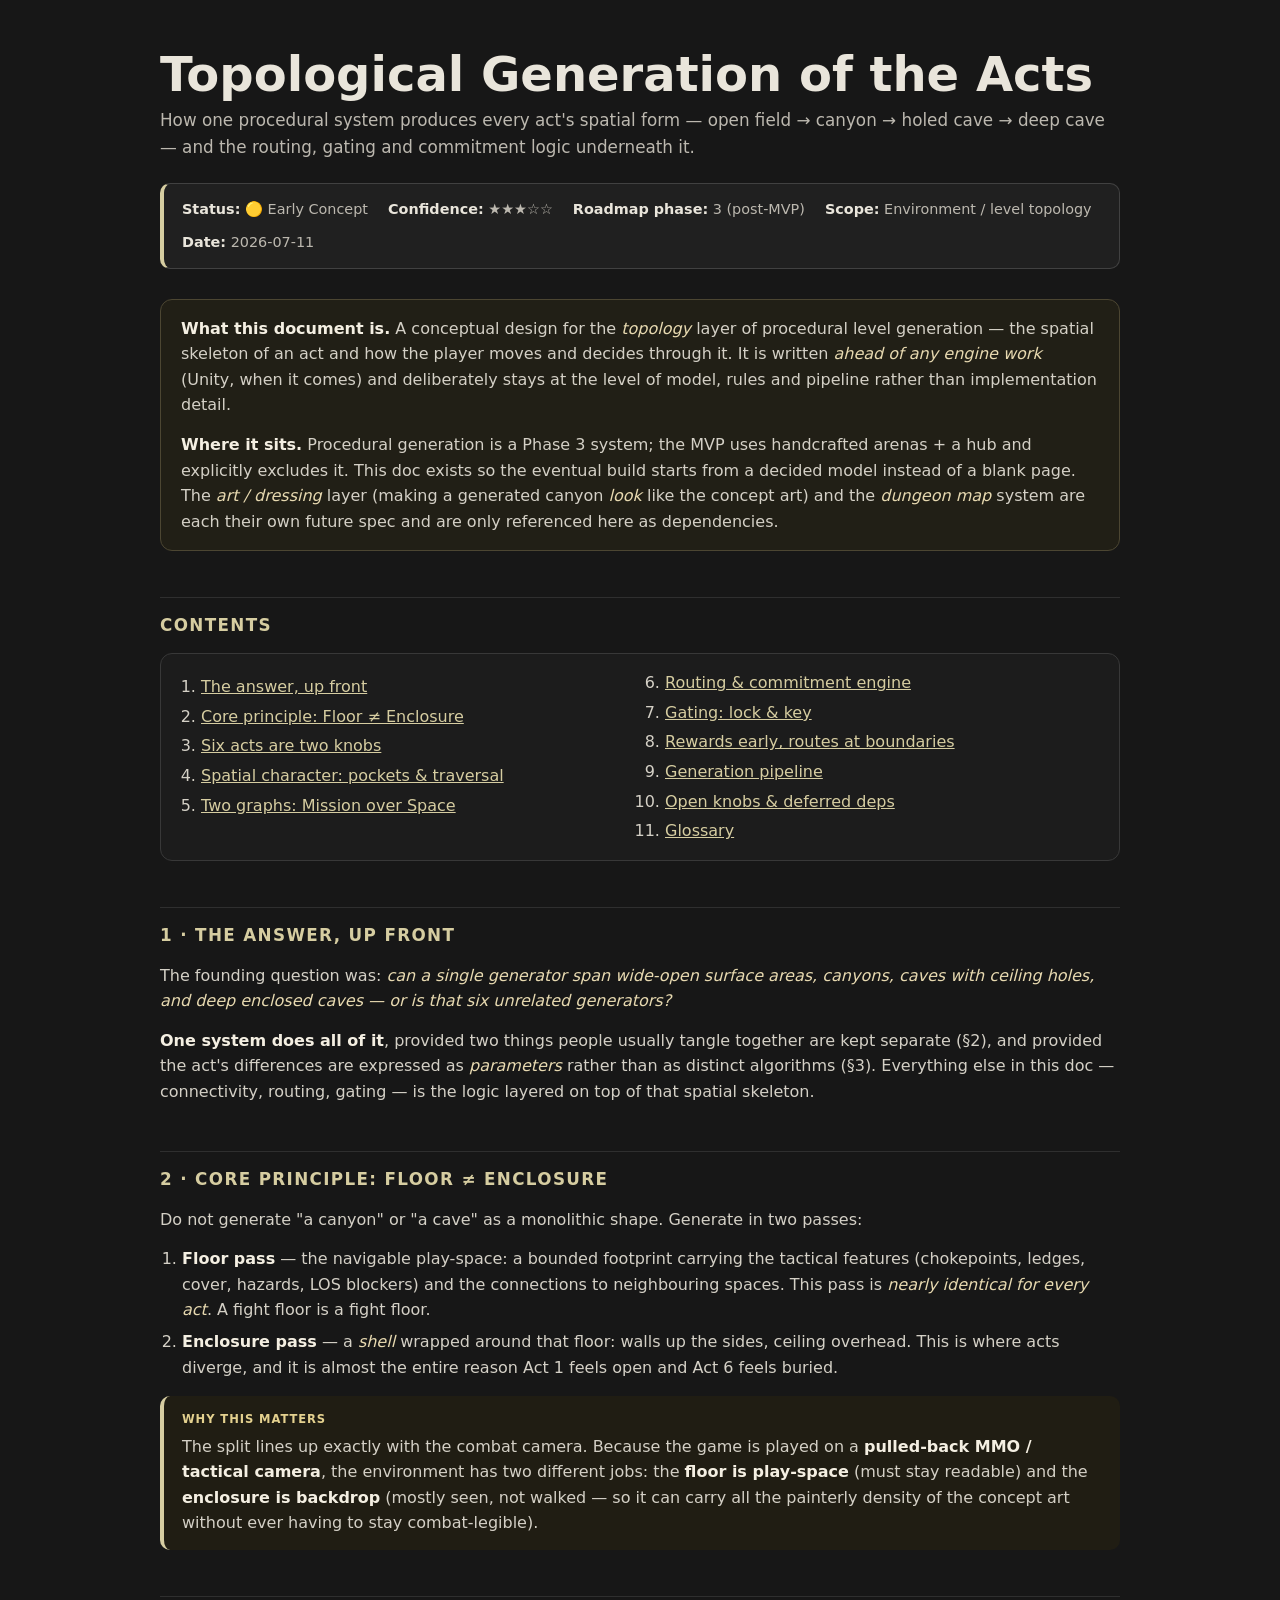
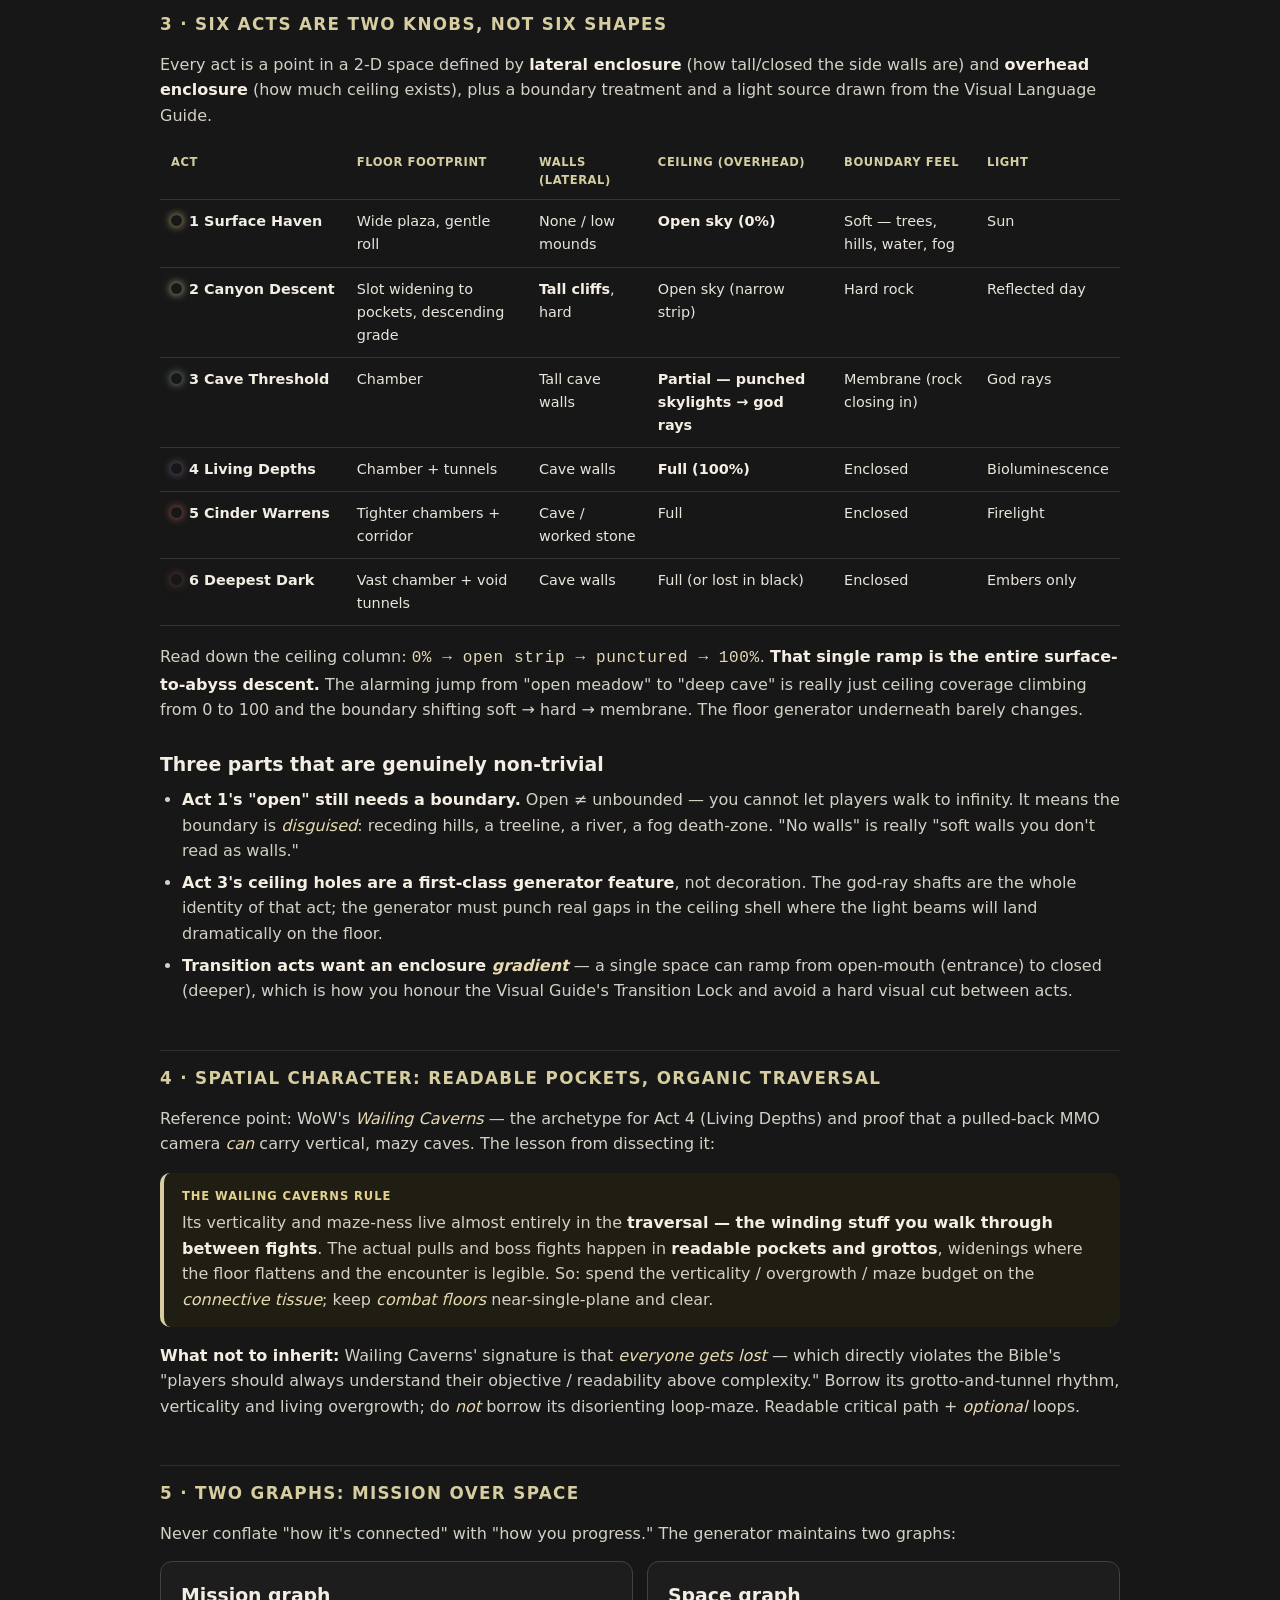
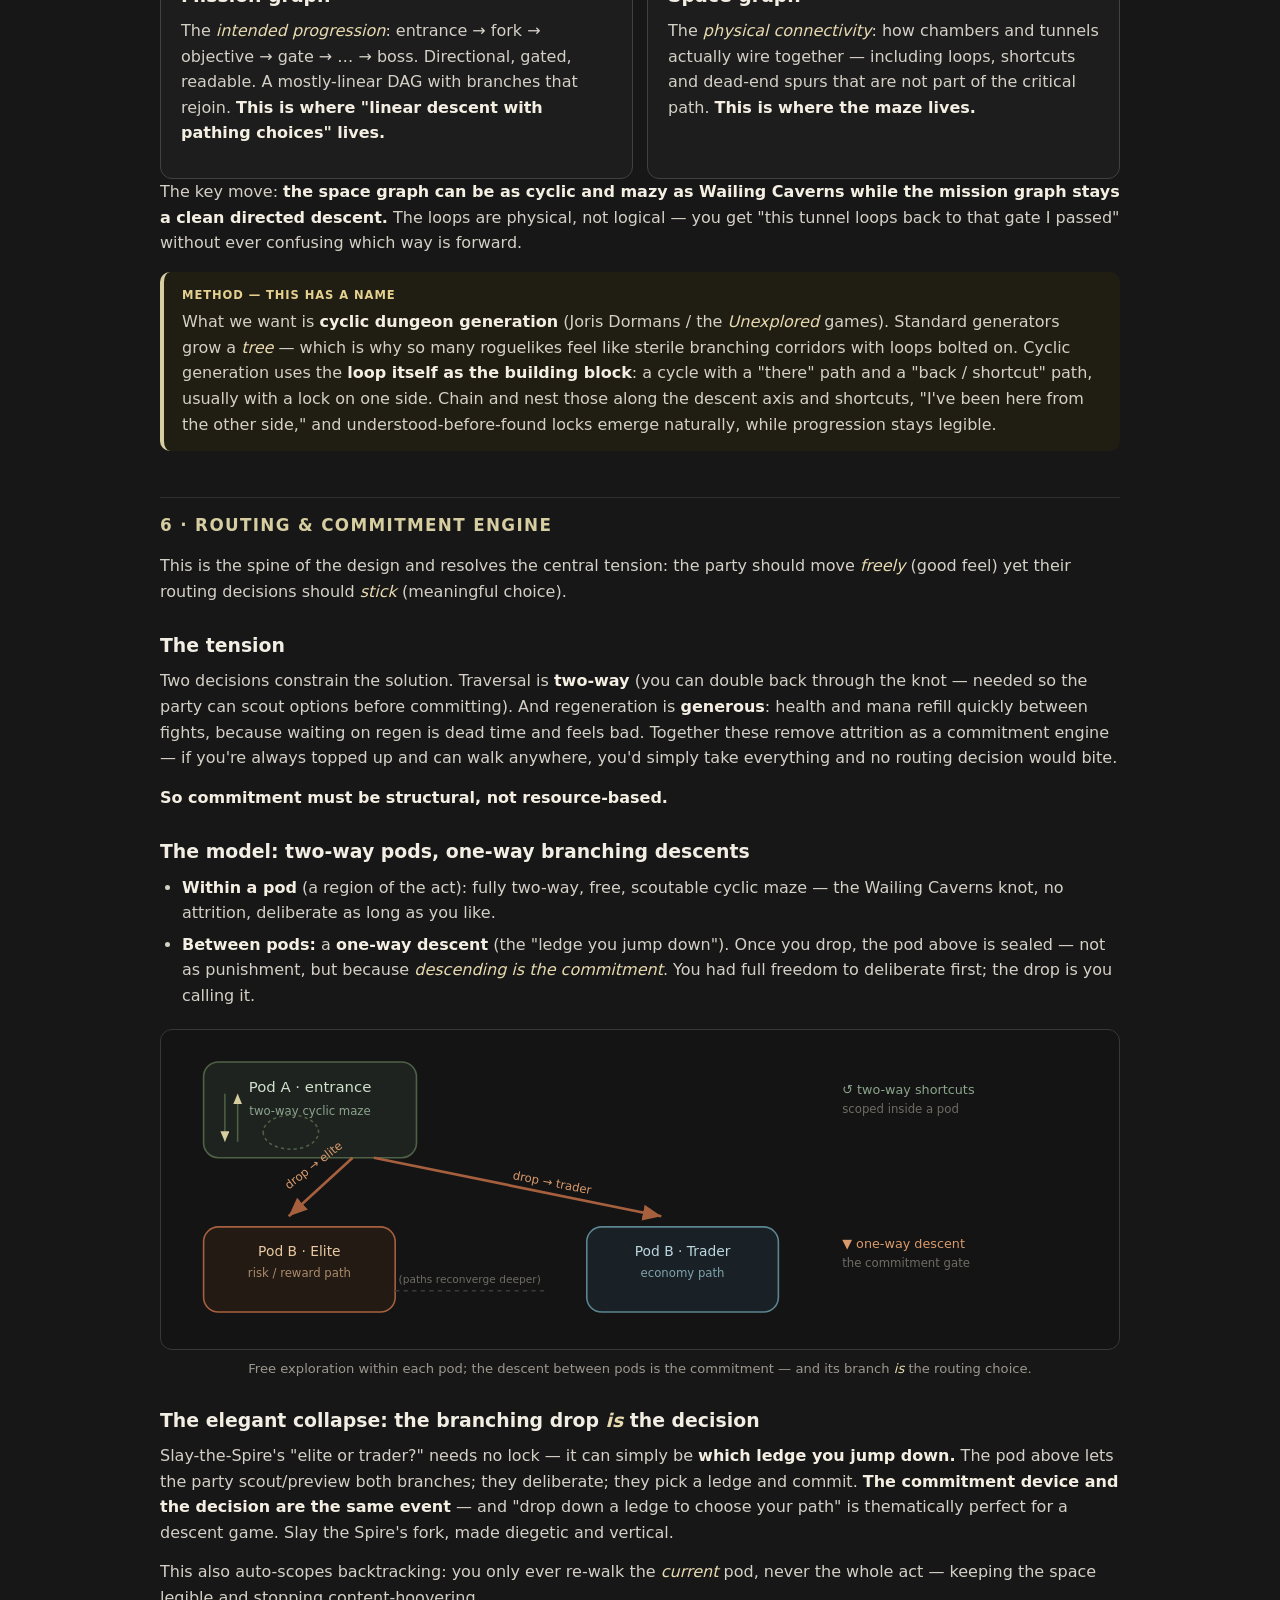
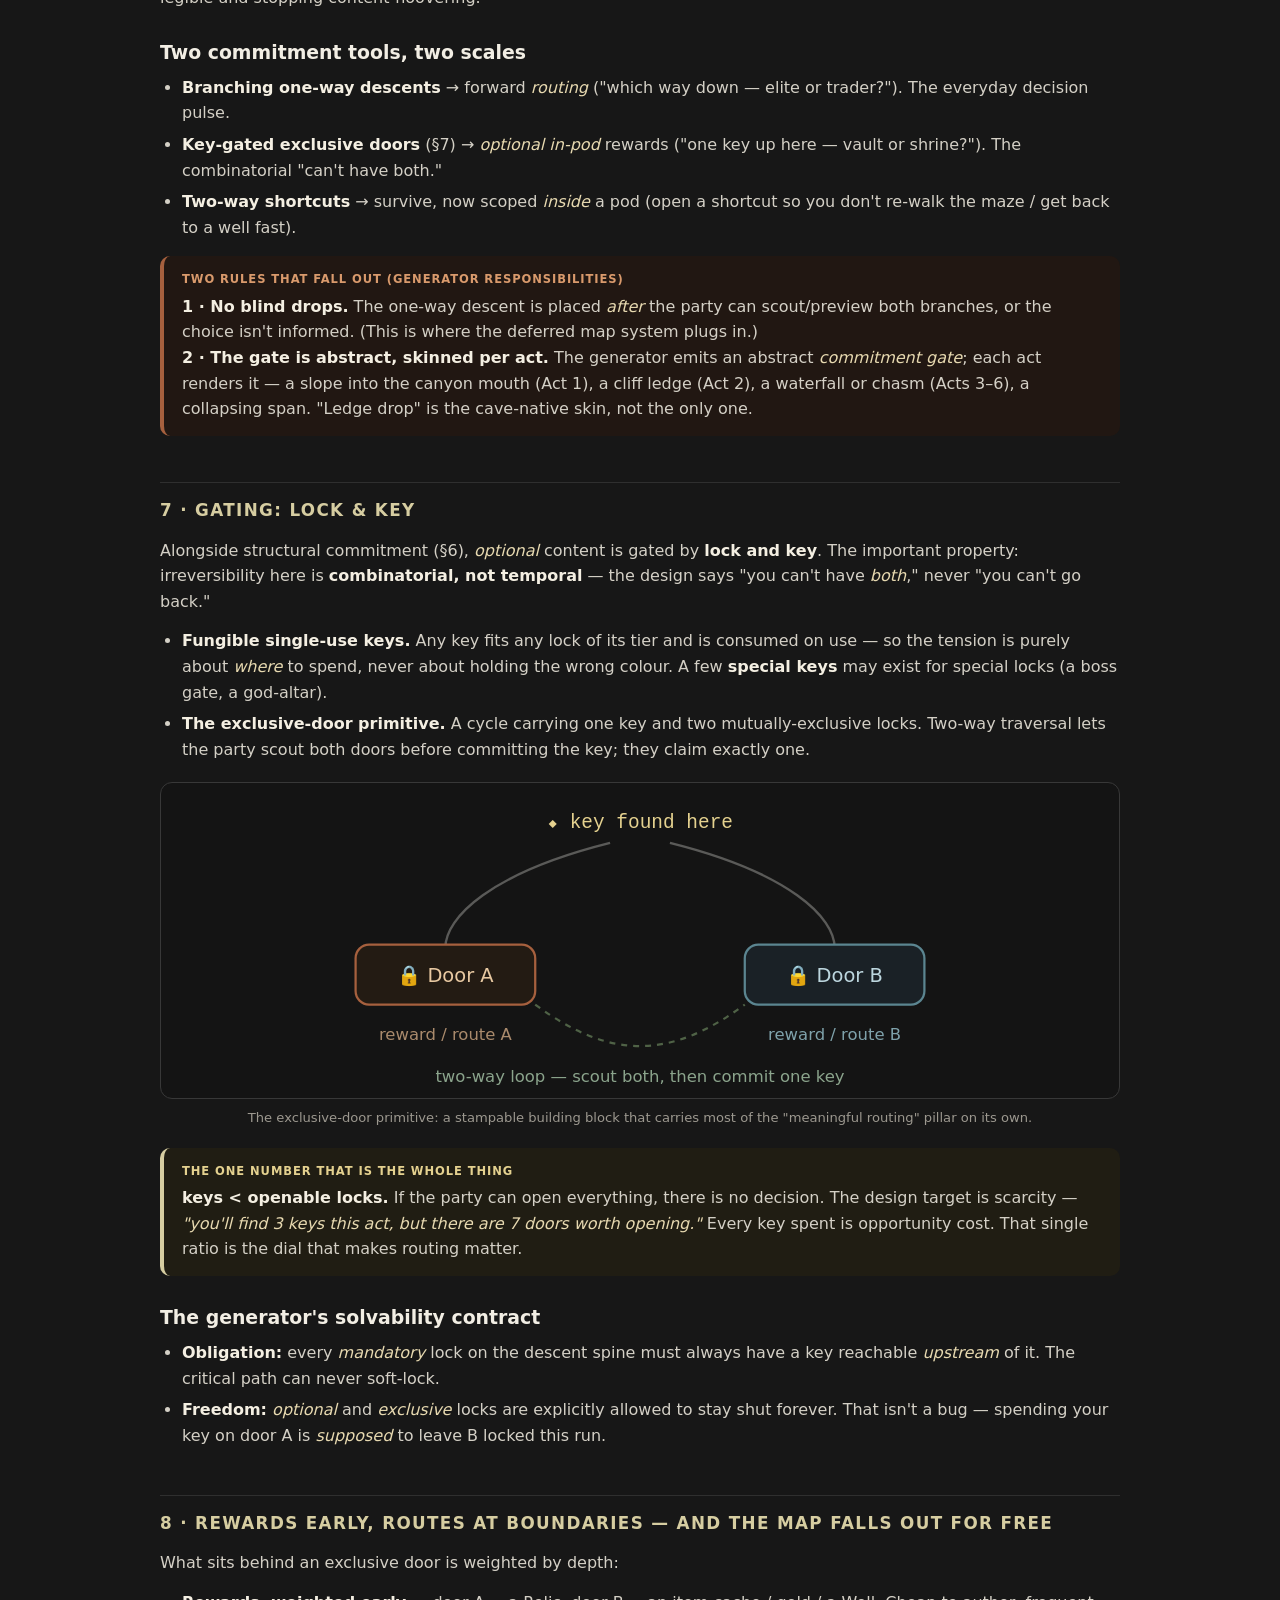
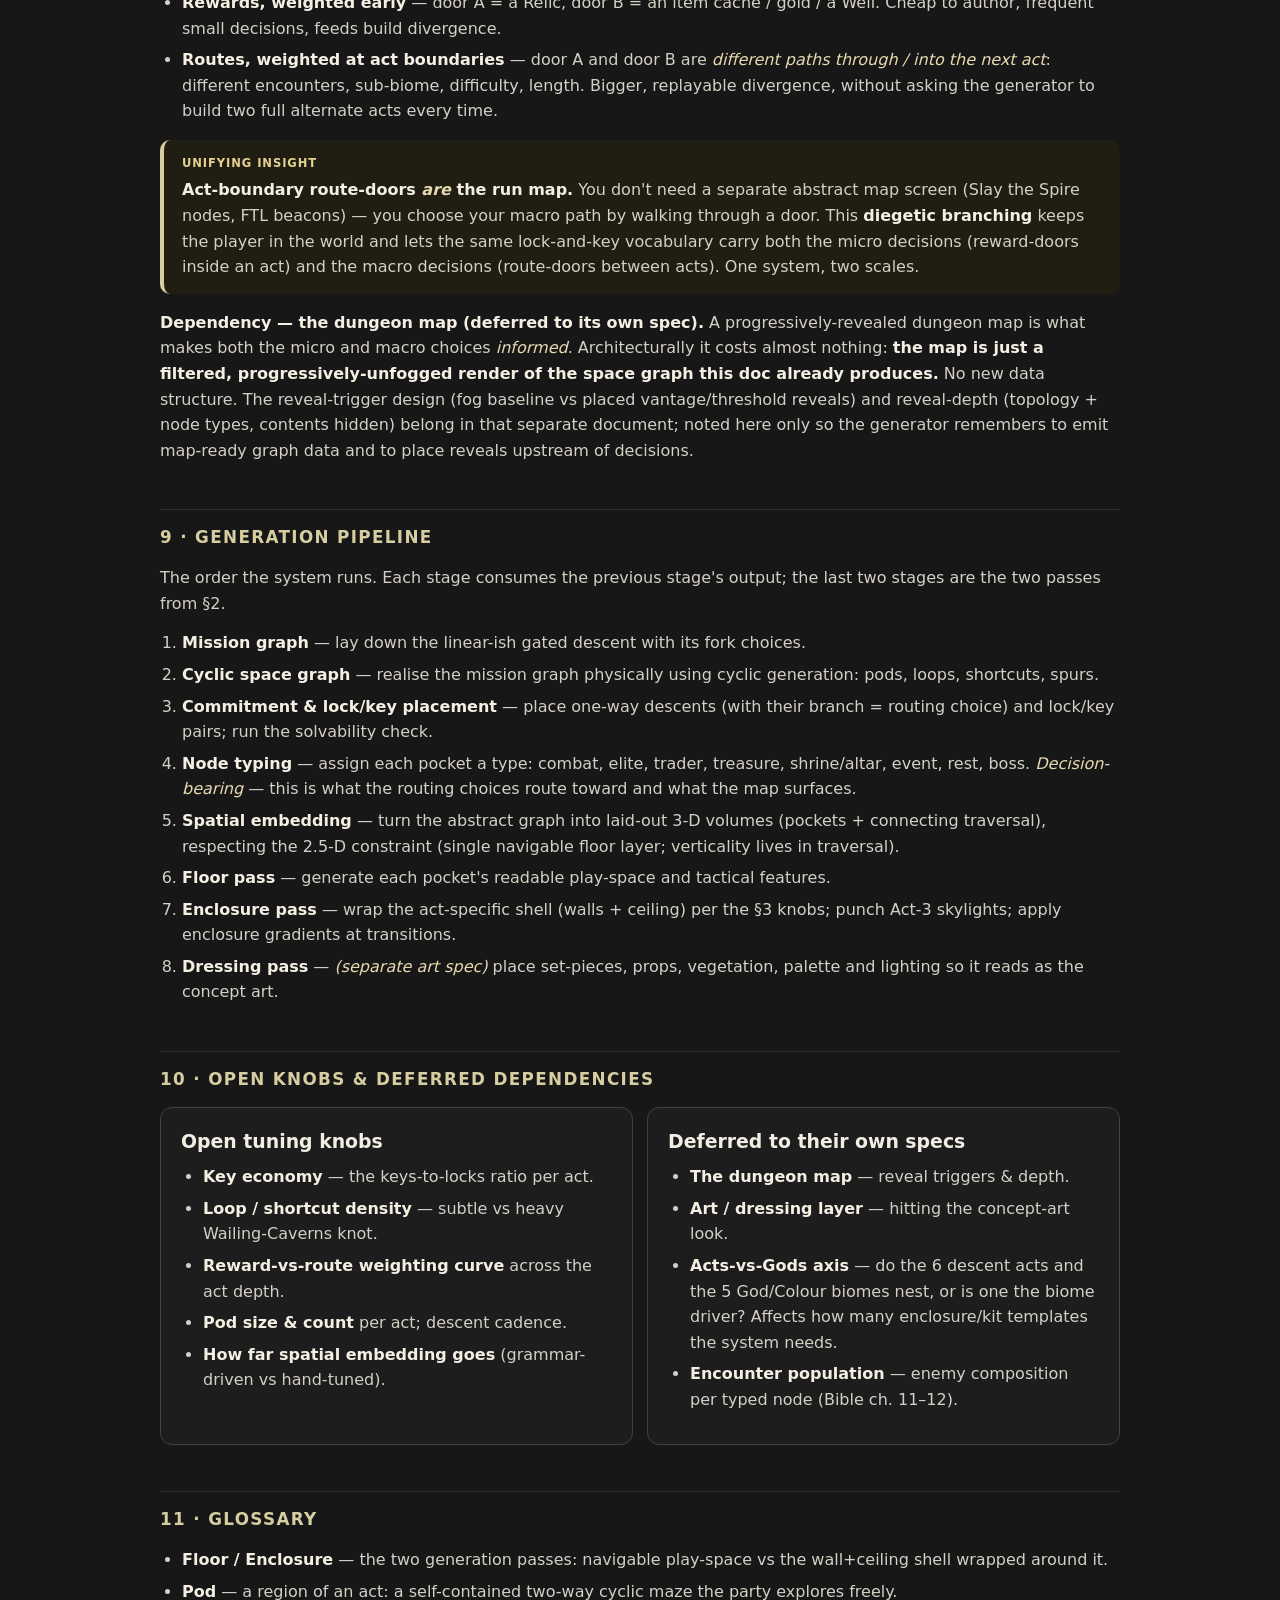
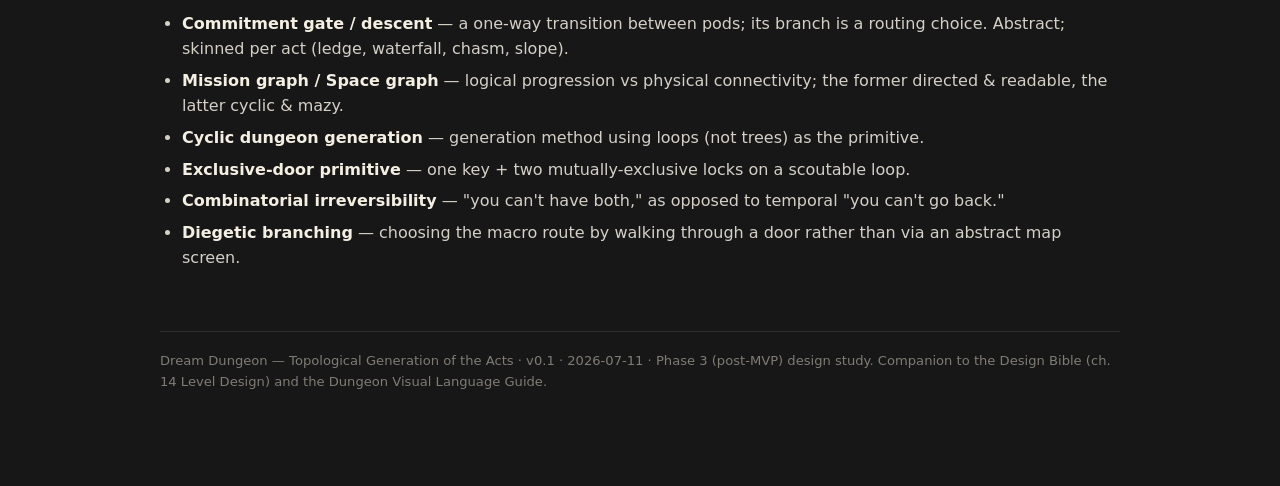
<file: Docs/2026-07-11-topological-act-generation-design.html>
<!doctype html>
<html lang="en">
<head>
  <meta charset="utf-8">
  <meta name="viewport" content="width=device-width, initial-scale=1">
  <title>Topological Generation of the Acts — Design Doc</title>
  <style>
    :root { color-scheme: dark; }
    * { box-sizing: border-box; }
    body {
      margin: 0; min-height: 100vh; padding: 48px 20px 96px;
      background: #171717; color: #e9e5db;
      font: 16px/1.6 system-ui, -apple-system, "Segoe UI", sans-serif;
    }
    main { max-width: 960px; margin: auto; }
    h1 { margin: 0 0 6px; font-size: clamp(1.9rem, 4.5vw, 3rem); line-height: 1.1; }
    .sub { margin: 0 0 22px; color: #bcb8af; font-size: 1.05rem; }
    h2 {
      margin: 46px 0 14px; padding-top: 14px; border-top: 1px solid #2f2f2f;
      font-size: 1.05rem; letter-spacing: .08em; text-transform: uppercase; color: #d6cda1;
    }
    h3 { margin: 26px 0 8px; font-size: 1.18rem; color: #f2eee4; }
    p { margin: 0 0 14px; color: #d4d0c6; }
    strong { color: #f4efe2; }
    em { color: #e7d9b0; font-style: italic; }
    a { color: #d6cda1; }
    code {
      padding: 1px 6px; border-radius: 5px; background: #262626; border: 1px solid #383838;
      font: .88em ui-monospace, Consolas, monospace; color: #e4d9b6;
    }
    .status {
      display: flex; flex-wrap: wrap; gap: 10px 20px; margin: 0 0 30px; padding: 14px 18px;
      border: 1px solid #414141; border-left: 4px solid #d6cda1; border-radius: 10px; background: #202020;
      font-size: .9rem; color: #bcb8af;
    }
    .status b { color: #e9e5db; font-weight: 650; }
    .panel {
      padding: 18px 20px; margin: 18px 0; border: 1px solid #414141; border-radius: 12px; background: #1d1d1d;
    }
    .lead { padding: 16px 20px; border: 1px solid #4c4632; border-radius: 12px; background: #211f16; }
    .lead p:last-child { margin-bottom: 0; }
    ul, ol { margin: 0 0 14px; padding-left: 22px; }
    li { margin: 6px 0; color: #d4d0c6; }
    li strong { color: #f4efe2; }
    .toc { columns: 2; column-gap: 30px; padding: 16px 20px 16px 40px; border: 1px solid #383838; border-radius: 12px; background: #1c1c1c; }
    .toc li { margin: 4px 0; }
    table { width: 100%; border-collapse: collapse; margin: 8px 0 18px; font-size: .9rem; }
    th, td { padding: 10px 11px; text-align: left; border-bottom: 1px solid #333; vertical-align: top; }
    th { color: #d6cda1; font-size: .72rem; letter-spacing: .05em; text-transform: uppercase; }
    tbody tr:hover { background: #1f1f1f; }
    .act-cell { white-space: nowrap; font-weight: 650; color: #f2eee4; }
    .dot { display: inline-block; width: 11px; height: 11px; margin-right: 7px; border-radius: 50%; vertical-align: baseline; box-shadow: 0 0 8px currentColor; }
    .ramp { font-family: ui-monospace, Consolas, monospace; color: #e4d9b6; letter-spacing: .04em; }
    figure { margin: 20px 0; }
    figure svg { display: block; width: 100%; height: auto; border: 1px solid #383838; border-radius: 12px; background: #141414; }
    figcaption { margin-top: 8px; color: #9c988f; font-size: .82rem; text-align: center; }
    .callout { margin: 16px 0; padding: 14px 18px; border-radius: 10px; border-left: 4px solid; }
    .key { border-color: #d6cda1; background: #201d13; }
    .warn { border-color: #A6603E; background: #211712; }
    .callout p { margin: 0; }
    .callout .tag { display: block; margin-bottom: 5px; font-size: .72rem; letter-spacing: .08em; text-transform: uppercase; font-weight: 700; }
    .key .tag { color: #e4d18f; }
    .warn .tag { color: #d99a6c; }
    .pill { display: inline-block; padding: 2px 9px; border-radius: 999px; background: #2a2a2a; border: 1px solid #3d3d3d; font-size: .78rem; color: #cfcabb; }
    .two { display: grid; grid-template-columns: 1fr 1fr; gap: 14px; }
    .two > .panel { margin: 0; }
    .footer { margin-top: 60px; padding-top: 18px; border-top: 1px solid #2f2f2f; color: #7f7c74; font-size: .82rem; }
    @media (max-width: 680px) { .toc, .two { columns: 1; grid-template-columns: 1fr; } table { font-size: .82rem; } }
  </style>
</head>
<body>
<main>
  <h1>Topological Generation of the Acts</h1>
  <p class="sub">How one procedural system produces every act's spatial form — open field → canyon → holed cave → deep cave — and the routing, gating and commitment logic underneath it.</p>

  <div class="status">
    <span><b>Status:</b> 🟡 Early Concept</span>
    <span><b>Confidence:</b> ★★★☆☆</span>
    <span><b>Roadmap phase:</b> 3 (post-MVP)</span>
    <span><b>Scope:</b> Environment / level topology</span>
    <span><b>Date:</b> 2026-07-11</span>
  </div>

  <div class="lead">
    <p><strong>What this document is.</strong> A conceptual design for the <em>topology</em> layer of procedural level generation — the spatial skeleton of an act and how the player moves and decides through it. It is written <em>ahead of any engine work</em> (Unity, when it comes) and deliberately stays at the level of model, rules and pipeline rather than implementation detail.</p>
    <p><strong>Where it sits.</strong> Procedural generation is a Phase 3 system; the MVP uses handcrafted arenas + a hub and explicitly excludes it. This doc exists so the eventual build starts from a decided model instead of a blank page. The <em>art / dressing</em> layer (making a generated canyon <em>look</em> like the concept art) and the <em>dungeon map</em> system are each their own future spec and are only referenced here as dependencies.</p>
  </div>

  <h2>Contents</h2>
  <ol class="toc">
    <li><a href="#answer">The answer, up front</a></li>
    <li><a href="#floor">Core principle: Floor ≠ Enclosure</a></li>
    <li><a href="#knobs">Six acts are two knobs</a></li>
    <li><a href="#character">Spatial character: pockets &amp; traversal</a></li>
    <li><a href="#graphs">Two graphs: Mission over Space</a></li>
    <li><a href="#routing">Routing &amp; commitment engine</a></li>
    <li><a href="#gating">Gating: lock &amp; key</a></li>
    <li><a href="#macro">Rewards early, routes at boundaries</a></li>
    <li><a href="#pipeline">Generation pipeline</a></li>
    <li><a href="#open">Open knobs &amp; deferred deps</a></li>
    <li><a href="#glossary">Glossary</a></li>
  </ol>

  <h2 id="answer">1 · The answer, up front</h2>
  <p>The founding question was: <em>can a single generator span wide-open surface areas, canyons, caves with ceiling holes, and deep enclosed caves — or is that six unrelated generators?</em></p>
  <p><strong>One system does all of it</strong>, provided two things people usually tangle together are kept separate (§2), and provided the act's differences are expressed as <em>parameters</em> rather than as distinct algorithms (§3). Everything else in this doc — connectivity, routing, gating — is the logic layered on top of that spatial skeleton.</p>

  <h2 id="floor">2 · Core principle: Floor ≠ Enclosure</h2>
  <p>Do not generate "a canyon" or "a cave" as a monolithic shape. Generate in two passes:</p>
  <ol>
    <li><strong>Floor pass</strong> — the navigable play-space: a bounded footprint carrying the tactical features (chokepoints, ledges, cover, hazards, LOS blockers) and the connections to neighbouring spaces. This pass is <em>nearly identical for every act</em>. A fight floor is a fight floor.</li>
    <li><strong>Enclosure pass</strong> — a <em>shell</em> wrapped around that floor: walls up the sides, ceiling overhead. This is where acts diverge, and it is almost the entire reason Act&nbsp;1 feels open and Act&nbsp;6 feels buried.</li>
  </ol>
  <div class="callout key">
    <span class="tag">Why this matters</span>
    <p>The split lines up exactly with the combat camera. Because the game is played on a <strong>pulled-back MMO / tactical camera</strong>, the environment has two different jobs: the <strong>floor is play-space</strong> (must stay readable) and the <strong>enclosure is backdrop</strong> (mostly seen, not walked — so it can carry all the painterly density of the concept art without ever having to stay combat-legible).</p>
  </div>

  <h2 id="knobs">3 · Six acts are two knobs, not six shapes</h2>
  <p>Every act is a point in a 2-D space defined by <strong>lateral enclosure</strong> (how tall/closed the side walls are) and <strong>overhead enclosure</strong> (how much ceiling exists), plus a boundary treatment and a light source drawn from the Visual Language Guide.</p>

  <table>
    <thead>
      <tr><th>Act</th><th>Floor footprint</th><th>Walls (lateral)</th><th>Ceiling (overhead)</th><th>Boundary feel</th><th>Light</th></tr>
    </thead>
    <tbody>
      <tr><td class="act-cell"><span class="dot" style="color:#D9C88A"></span>1 Surface Haven</td><td>Wide plaza, gentle roll</td><td>None / low mounds</td><td><strong>Open sky (0%)</strong></td><td>Soft — trees, hills, water, fog</td><td>Sun</td></tr>
      <tr><td class="act-cell"><span class="dot" style="color:#D6CDA1"></span>2 Canyon Descent</td><td>Slot widening to pockets, descending grade</td><td><strong>Tall cliffs</strong>, hard</td><td>Open sky (narrow strip)</td><td>Hard rock</td><td>Reflected day</td></tr>
      <tr><td class="act-cell"><span class="dot" style="color:#8CA2A5"></span>3 Cave Threshold</td><td>Chamber</td><td>Tall cave walls</td><td><strong>Partial — punched skylights → god rays</strong></td><td>Membrane (rock closing in)</td><td>God rays</td></tr>
      <tr><td class="act-cell"><span class="dot" style="color:#806B8D"></span>4 Living Depths</td><td>Chamber + tunnels</td><td>Cave walls</td><td><strong>Full (100%)</strong></td><td>Enclosed</td><td>Bioluminescence</td></tr>
      <tr><td class="act-cell"><span class="dot" style="color:#C06A62"></span>5 Cinder Warrens</td><td>Tighter chambers + corridor</td><td>Cave / worked stone</td><td>Full</td><td>Enclosed</td><td>Firelight</td></tr>
      <tr><td class="act-cell"><span class="dot" style="color:#6E473F"></span>6 Deepest Dark</td><td>Vast chamber + void tunnels</td><td>Cave walls</td><td>Full (or lost in black)</td><td>Enclosed</td><td>Embers only</td></tr>
    </tbody>
  </table>

  <p>Read down the ceiling column: <span class="ramp">0% → open strip → punctured → 100%</span>. <strong>That single ramp is the entire surface-to-abyss descent.</strong> The alarming jump from "open meadow" to "deep cave" is really just ceiling coverage climbing from 0 to 100 and the boundary shifting soft → hard → membrane. The floor generator underneath barely changes.</p>

  <h3>Three parts that are genuinely non-trivial</h3>
  <ul>
    <li><strong>Act 1's "open" still needs a boundary.</strong> Open ≠ unbounded — you cannot let players walk to infinity. It means the boundary is <em>disguised</em>: receding hills, a treeline, a river, a fog death-zone. "No walls" is really "soft walls you don't read as walls."</li>
    <li><strong>Act 3's ceiling holes are a first-class generator feature</strong>, not decoration. The god-ray shafts are the whole identity of that act; the generator must punch real gaps in the ceiling shell where the light beams will land dramatically on the floor.</li>
    <li><strong>Transition acts want an enclosure <em>gradient</em></strong> — a single space can ramp from open-mouth (entrance) to closed (deeper), which is how you honour the Visual Guide's Transition Lock and avoid a hard visual cut between acts.</li>
  </ul>

  <h2 id="character">4 · Spatial character: readable pockets, organic traversal</h2>
  <p>Reference point: WoW's <em>Wailing Caverns</em> — the archetype for Act&nbsp;4 (Living Depths) and proof that a pulled-back MMO camera <em>can</em> carry vertical, mazy caves. The lesson from dissecting it:</p>
  <div class="callout key">
    <span class="tag">The Wailing Caverns rule</span>
    <p>Its verticality and maze-ness live almost entirely in the <strong>traversal — the winding stuff you walk through between fights</strong>. The actual pulls and boss fights happen in <strong>readable pockets and grottos</strong>, widenings where the floor flattens and the encounter is legible. So: spend the verticality / overgrowth / maze budget on the <em>connective tissue</em>; keep <em>combat floors</em> near-single-plane and clear.</p>
  </div>
  <p><strong>What not to inherit:</strong> Wailing Caverns' signature is that <em>everyone gets lost</em> — which directly violates the Bible's "players should always understand their objective / readability above complexity." Borrow its grotto-and-tunnel rhythm, verticality and living overgrowth; do <em>not</em> borrow its disorienting loop-maze. Readable critical path + <em>optional</em> loops.</p>

  <h2 id="graphs">5 · Two graphs: Mission over Space</h2>
  <p>Never conflate "how it's connected" with "how you progress." The generator maintains two graphs:</p>
  <div class="two">
    <div class="panel">
      <h3 style="margin-top:0">Mission graph</h3>
      <p>The <em>intended progression</em>: entrance → fork → objective → gate → … → boss. Directional, gated, readable. A mostly-linear DAG with branches that rejoin. <strong>This is where "linear descent with pathing choices" lives.</strong></p>
    </div>
    <div class="panel">
      <h3 style="margin-top:0">Space graph</h3>
      <p>The <em>physical connectivity</em>: how chambers and tunnels actually wire together — including loops, shortcuts and dead-end spurs that are not part of the critical path. <strong>This is where the maze lives.</strong></p>
    </div>
  </div>
  <p>The key move: <strong>the space graph can be as cyclic and mazy as Wailing Caverns while the mission graph stays a clean directed descent.</strong> The loops are physical, not logical — you get "this tunnel loops back to that gate I passed" without ever confusing which way is forward.</p>
  <div class="callout key">
    <span class="tag">Method — this has a name</span>
    <p>What we want is <strong>cyclic dungeon generation</strong> (Joris Dormans / the <em>Unexplored</em> games). Standard generators grow a <em>tree</em> — which is why so many roguelikes feel like sterile branching corridors with loops bolted on. Cyclic generation uses the <strong>loop itself as the building block</strong>: a cycle with a "there" path and a "back / shortcut" path, usually with a lock on one side. Chain and nest those along the descent axis and shortcuts, "I've been here from the other side," and understood-before-found locks emerge naturally, while progression stays legible.</p>
  </div>

  <h2 id="routing">6 · Routing &amp; commitment engine</h2>
  <p>This is the spine of the design and resolves the central tension: the party should move <em>freely</em> (good feel) yet their routing decisions should <em>stick</em> (meaningful choice).</p>

  <h3>The tension</h3>
  <p>Two decisions constrain the solution. Traversal is <strong>two-way</strong> (you can double back through the knot — needed so the party can scout options before committing). And regeneration is <strong>generous</strong>: health and mana refill quickly between fights, because waiting on regen is dead time and feels bad. Together these remove attrition as a commitment engine — if you're always topped up and can walk anywhere, you'd simply take everything and no routing decision would bite.</p>
  <p><strong>So commitment must be structural, not resource-based.</strong></p>

  <h3>The model: two-way pods, one-way branching descents</h3>
  <ul>
    <li><strong>Within a pod</strong> (a region of the act): fully two-way, free, scoutable cyclic maze — the Wailing Caverns knot, no attrition, deliberate as long as you like.</li>
    <li><strong>Between pods:</strong> a <strong>one-way descent</strong> (the "ledge you jump down"). Once you drop, the pod above is sealed — not as punishment, but because <em>descending is the commitment</em>. You had full freedom to deliberate first; the drop is you calling it.</li>
  </ul>

  <figure>
    <svg viewBox="0 0 900 300" role="img" aria-label="Two-way pods connected by one-way branching descents">
      <defs>
        <marker id="arrow" markerWidth="9" markerHeight="9" refX="7" refY="3" orient="auto"><path d="M0,0 L7,3 L0,6 Z" fill="#d6cda1"/></marker>
        <marker id="arrow2" markerWidth="9" markerHeight="9" refX="7" refY="3" orient="auto"><path d="M0,0 L7,3 L0,6 Z" fill="#A6603E"/></marker>
      </defs>
      <!-- Pod A -->
      <rect x="40" y="30" width="200" height="90" rx="14" fill="#1f2320" stroke="#4f6246" stroke-width="1.5"/>
      <text x="140" y="58" text-anchor="middle" fill="#cfe0cb" font-size="14" font-family="system-ui">Pod A · entrance</text>
      <text x="140" y="80" text-anchor="middle" fill="#8ba48c" font-size="11" font-family="system-ui">two-way cyclic maze</text>
      <path d="M96 96 a26 16 0 1 0 52 0 a26 16 0 1 0 -52 0" fill="none" stroke="#4f6246" stroke-width="1.4" stroke-dasharray="3 3"/>
      <!-- branching descent -->
      <path d="M180 120 L120 175" stroke="#A6603E" stroke-width="2.5" fill="none" marker-end="url(#arrow2)"/>
      <path d="M200 120 L470 175" stroke="#A6603E" stroke-width="2.5" fill="none" marker-end="url(#arrow2)"/>
      <text x="120" y="150" fill="#d99a6c" font-size="11" font-family="system-ui" transform="rotate(-38 120 150)">drop → elite</text>
      <text x="330" y="140" fill="#d99a6c" font-size="11" font-family="system-ui" transform="rotate(11 330 140)">drop → trader</text>
      <!-- Pod B1 -->
      <rect x="40" y="185" width="180" height="80" rx="14" fill="#231b13" stroke="#A6603E" stroke-width="1.5"/>
      <text x="130" y="212" text-anchor="middle" fill="#e8c9a2" font-size="13" font-family="system-ui">Pod B · Elite</text>
      <text x="130" y="232" text-anchor="middle" fill="#a98a6c" font-size="11" font-family="system-ui">risk / reward path</text>
      <!-- Pod B2 -->
      <rect x="400" y="185" width="180" height="80" rx="14" fill="#1a2126" stroke="#5b8590" stroke-width="1.5"/>
      <text x="490" y="212" text-anchor="middle" fill="#bcd6de" font-size="13" font-family="system-ui">Pod B · Trader</text>
      <text x="490" y="232" text-anchor="middle" fill="#7fa2ab" font-size="11" font-family="system-ui">economy path</text>
      <!-- reconverge to next descent -->
      <path d="M220 245 L360 245" stroke="#3a3a3a" stroke-width="1.4" stroke-dasharray="4 4" fill="none"/>
      <text x="290" y="238" text-anchor="middle" fill="#6f6c64" font-size="10" font-family="system-ui">(paths reconverge deeper)</text>
      <!-- Pod A internal two-way shortcut note -->
      <path d="M60 60 L60 105" stroke="#4f6246" stroke-width="1.4" fill="none" marker-end="url(#arrow)"/>
      <path d="M72 105 L72 60" stroke="#4f6246" stroke-width="1.4" fill="none" marker-end="url(#arrow)"/>
      <text x="640" y="60" fill="#8ba48c" font-size="12" font-family="system-ui">↺ two-way shortcuts</text>
      <text x="640" y="78" fill="#6f6c64" font-size="11" font-family="system-ui">scoped inside a pod</text>
      <text x="640" y="205" fill="#d99a6c" font-size="12" font-family="system-ui">▼ one-way descent</text>
      <text x="640" y="223" fill="#6f6c64" font-size="11" font-family="system-ui">the commitment gate</text>
    </svg>
    <figcaption>Free exploration within each pod; the descent between pods is the commitment — and its branch <em>is</em> the routing choice.</figcaption>
  </figure>

  <h3>The elegant collapse: the branching drop <em>is</em> the decision</h3>
  <p>Slay-the-Spire's "elite or trader?" needs no lock — it can simply be <strong>which ledge you jump down.</strong> The pod above lets the party scout/preview both branches; they deliberate; they pick a ledge and commit. <strong>The commitment device and the decision are the same event</strong> — and "drop down a ledge to choose your path" is thematically perfect for a descent game. Slay the Spire's fork, made diegetic and vertical.</p>
  <p>This also auto-scopes backtracking: you only ever re-walk the <em>current</em> pod, never the whole act — keeping the space legible and stopping content-hoovering.</p>

  <h3>Two commitment tools, two scales</h3>
  <ul>
    <li><strong>Branching one-way descents</strong> → forward <em>routing</em> ("which way down — elite or trader?"). The everyday decision pulse.</li>
    <li><strong>Key-gated exclusive doors</strong> (§7) → <em>optional in-pod</em> rewards ("one key up here — vault or shrine?"). The combinatorial "can't have both."</li>
    <li><strong>Two-way shortcuts</strong> → survive, now scoped <em>inside</em> a pod (open a shortcut so you don't re-walk the maze / get back to a well fast).</li>
  </ul>

  <div class="callout warn">
    <span class="tag">Two rules that fall out (generator responsibilities)</span>
    <p><strong>1 · No blind drops.</strong> The one-way descent is placed <em>after</em> the party can scout/preview both branches, or the choice isn't informed. (This is where the deferred map system plugs in.)<br>
    <strong>2 · The gate is abstract, skinned per act.</strong> The generator emits an abstract <em>commitment gate</em>; each act renders it — a slope into the canyon mouth (Act 1), a cliff ledge (Act 2), a waterfall or chasm (Acts 3–6), a collapsing span. "Ledge drop" is the cave-native skin, not the only one.</p>
  </div>

  <h2 id="gating">7 · Gating: lock &amp; key</h2>
  <p>Alongside structural commitment (§6), <em>optional</em> content is gated by <strong>lock and key</strong>. The important property: irreversibility here is <strong>combinatorial, not temporal</strong> — the design says "you can't have <em>both</em>," never "you can't go back."</p>
  <ul>
    <li><strong>Fungible single-use keys.</strong> Any key fits any lock of its tier and is consumed on use — so the tension is purely about <em>where</em> to spend, never about holding the wrong colour. A few <strong>special keys</strong> may exist for special locks (a boss gate, a god-altar).</li>
    <li><strong>The exclusive-door primitive.</strong> A cycle carrying one key and two mutually-exclusive locks. Two-way traversal lets the party scout both doors before committing the key; they claim exactly one.</li>
  </ul>

  <figure>
    <svg viewBox="0 0 640 210" role="img" aria-label="Exclusive door primitive: one key, two locks on a scoutable loop">
      <text x="320" y="30" text-anchor="middle" fill="#e4d18f" font-size="13" font-family="ui-monospace, monospace">⬥ key found here</text>
      <path d="M300 40 C220 60 190 90 190 110" stroke="#5a5a58" stroke-width="1.6" fill="none"/>
      <path d="M340 40 C420 60 450 90 450 110" stroke="#5a5a58" stroke-width="1.6" fill="none"/>
      <rect x="130" y="108" width="120" height="40" rx="9" fill="#231b13" stroke="#A6603E" stroke-width="1.5"/>
      <text x="190" y="133" text-anchor="middle" fill="#e8c9a2" font-size="13" font-family="system-ui">🔒 Door A</text>
      <rect x="390" y="108" width="120" height="40" rx="9" fill="#1a2126" stroke="#5b8590" stroke-width="1.5"/>
      <text x="450" y="133" text-anchor="middle" fill="#bcd6de" font-size="13" font-family="system-ui">🔒 Door B</text>
      <text x="190" y="172" text-anchor="middle" fill="#a98a6c" font-size="11" font-family="system-ui">reward / route A</text>
      <text x="450" y="172" text-anchor="middle" fill="#7fa2ab" font-size="11" font-family="system-ui">reward / route B</text>
      <path d="M250 148 C300 185 340 185 390 148" stroke="#4f6246" stroke-width="1.5" stroke-dasharray="4 4" fill="none"/>
      <text x="320" y="200" text-anchor="middle" fill="#8ba48c" font-size="11" font-family="system-ui">two-way loop — scout both, then commit one key</text>
    </svg>
    <figcaption>The exclusive-door primitive: a stampable building block that carries most of the "meaningful routing" pillar on its own.</figcaption>
  </figure>

  <div class="callout key">
    <span class="tag">The one number that is the whole thing</span>
    <p><strong>keys &lt; openable locks.</strong> If the party can open everything, there is no decision. The design target is scarcity — <em>"you'll find 3 keys this act, but there are 7 doors worth opening."</em> Every key spent is opportunity cost. That single ratio is the dial that makes routing matter.</p>
  </div>

  <h3>The generator's solvability contract</h3>
  <ul>
    <li><strong>Obligation:</strong> every <em>mandatory</em> lock on the descent spine must always have a key reachable <em>upstream</em> of it. The critical path can never soft-lock.</li>
    <li><strong>Freedom:</strong> <em>optional</em> and <em>exclusive</em> locks are explicitly allowed to stay shut forever. That isn't a bug — spending your key on door A is <em>supposed</em> to leave B locked this run.</li>
  </ul>

  <h2 id="macro">8 · Rewards early, routes at boundaries — and the map falls out for free</h2>
  <p>What sits behind an exclusive door is weighted by depth:</p>
  <ul>
    <li><strong>Rewards, weighted early</strong> — door A = a Relic, door B = an item cache / gold / a Well. Cheap to author, frequent small decisions, feeds build divergence.</li>
    <li><strong>Routes, weighted at act boundaries</strong> — door A and door B are <em>different paths through / into the next act</em>: different encounters, sub-biome, difficulty, length. Bigger, replayable divergence, without asking the generator to build two full alternate acts every time.</li>
  </ul>
  <div class="callout key">
    <span class="tag">Unifying insight</span>
    <p><strong>Act-boundary route-doors <em>are</em> the run map.</strong> You don't need a separate abstract map screen (Slay the Spire nodes, FTL beacons) — you choose your macro path by walking through a door. This <strong>diegetic branching</strong> keeps the player in the world and lets the same lock-and-key vocabulary carry both the micro decisions (reward-doors inside an act) and the macro decisions (route-doors between acts). One system, two scales.</p>
  </div>
  <p><strong>Dependency — the dungeon map (deferred to its own spec).</strong> A progressively-revealed dungeon map is what makes both the micro and macro choices <em>informed</em>. Architecturally it costs almost nothing: <strong>the map is just a filtered, progressively-unfogged render of the space graph this doc already produces.</strong> No new data structure. The reveal-trigger design (fog baseline vs placed vantage/threshold reveals) and reveal-depth (topology + node types, contents hidden) belong in that separate document; noted here only so the generator remembers to emit map-ready graph data and to place reveals upstream of decisions.</p>

  <h2 id="pipeline">9 · Generation pipeline</h2>
  <p>The order the system runs. Each stage consumes the previous stage's output; the last two stages are the two passes from §2.</p>
  <ol>
    <li><strong>Mission graph</strong> — lay down the linear-ish gated descent with its fork choices.</li>
    <li><strong>Cyclic space graph</strong> — realise the mission graph physically using cyclic generation: pods, loops, shortcuts, spurs.</li>
    <li><strong>Commitment &amp; lock/key placement</strong> — place one-way descents (with their branch = routing choice) and lock/key pairs; run the solvability check.</li>
    <li><strong>Node typing</strong> — assign each pocket a type: combat, elite, trader, treasure, shrine/altar, event, rest, boss. <em>Decision-bearing</em> — this is what the routing choices route toward and what the map surfaces.</li>
    <li><strong>Spatial embedding</strong> — turn the abstract graph into laid-out 3-D volumes (pockets + connecting traversal), respecting the 2.5-D constraint (single navigable floor layer; verticality lives in traversal).</li>
    <li><strong>Floor pass</strong> — generate each pocket's readable play-space and tactical features.</li>
    <li><strong>Enclosure pass</strong> — wrap the act-specific shell (walls + ceiling) per the §3 knobs; punch Act-3 skylights; apply enclosure gradients at transitions.</li>
    <li><strong>Dressing pass</strong> — <em>(separate art spec)</em> place set-pieces, props, vegetation, palette and lighting so it reads as the concept art.</li>
  </ol>

  <h2 id="open">10 · Open knobs &amp; deferred dependencies</h2>
  <div class="two">
    <div class="panel">
      <h3 style="margin-top:0">Open tuning knobs</h3>
      <ul>
        <li><strong>Key economy</strong> — the keys-to-locks ratio per act.</li>
        <li><strong>Loop / shortcut density</strong> — subtle vs heavy Wailing-Caverns knot.</li>
        <li><strong>Reward-vs-route weighting curve</strong> across the act depth.</li>
        <li><strong>Pod size &amp; count</strong> per act; descent cadence.</li>
        <li><strong>How far spatial embedding goes</strong> (grammar-driven vs hand-tuned).</li>
      </ul>
    </div>
    <div class="panel">
      <h3 style="margin-top:0">Deferred to their own specs</h3>
      <ul>
        <li><strong>The dungeon map</strong> — reveal triggers &amp; depth.</li>
        <li><strong>Art / dressing layer</strong> — hitting the concept-art look.</li>
        <li><strong>Acts-vs-Gods axis</strong> — do the 6 descent acts and the 5 God/Colour biomes nest, or is one the biome driver? Affects how many enclosure/kit templates the system needs.</li>
        <li><strong>Encounter population</strong> — enemy composition per typed node (Bible ch. 11–12).</li>
      </ul>
    </div>
  </div>

  <h2 id="glossary">11 · Glossary</h2>
  <ul>
    <li><strong>Floor / Enclosure</strong> — the two generation passes: navigable play-space vs the wall+ceiling shell wrapped around it.</li>
    <li><strong>Pod</strong> — a region of an act: a self-contained two-way cyclic maze the party explores freely.</li>
    <li><strong>Commitment gate / descent</strong> — a one-way transition between pods; its branch is a routing choice. Abstract; skinned per act (ledge, waterfall, chasm, slope).</li>
    <li><strong>Mission graph / Space graph</strong> — logical progression vs physical connectivity; the former directed &amp; readable, the latter cyclic &amp; mazy.</li>
    <li><strong>Cyclic dungeon generation</strong> — generation method using loops (not trees) as the primitive.</li>
    <li><strong>Exclusive-door primitive</strong> — one key + two mutually-exclusive locks on a scoutable loop.</li>
    <li><strong>Combinatorial irreversibility</strong> — "you can't have both," as opposed to temporal "you can't go back."</li>
    <li><strong>Diegetic branching</strong> — choosing the macro route by walking through a door rather than via an abstract map screen.</li>
  </ul>

  <div class="footer">
    Dream Dungeon — Topological Generation of the Acts · v0.1 · 2026-07-11 · Phase 3 (post-MVP) design study. Companion to the Design Bible (ch. 14 Level Design) and the Dungeon Visual Language Guide.
  </div>
</main>
</body>
</html>
</file>
<file: styles.css>
:root {
  --page: #f8f9fa;
  --surface: #ffffff;
  --surface-alt: #eaecf0;
  --ink: #202122;
  --muted: #54595d;
  --link: #3366cc;
  --link-hover: #2a4b8d;
  --border: #a2a9b1;
  --header: #eaecf0;
  --header-ink: #202122;
  --accent: #8b4513;
  color-scheme: light;
}

:root[data-theme="dark"] {
  --page: #202122;
  --surface: #27292d;
  --surface-alt: #34373c;
  --ink: #eaecf0;
  --muted: #c8ccd1;
  --link: #8cb4ff;
  --link-hover: #b6d0ff;
  --border: #72777d;
  --header: #27292d;
  --header-ink: #eaecf0;
  --accent: #e0a060;
  color-scheme: dark;
}

@media (prefers-color-scheme: dark) {
  :root:not([data-theme]) {
    --page: #202122; --surface: #27292d; --surface-alt: #34373c; --ink: #eaecf0; --muted: #c8ccd1; --link: #8cb4ff; --link-hover: #b6d0ff; --border: #72777d; --header: #27292d; --header-ink: #eaecf0; --accent: #e0a060; color-scheme: dark;
  }
}

* { box-sizing: border-box; }
html { scroll-behavior: smooth; scroll-padding-top: 4.5rem; }
body { margin: 0; background: var(--page); color: var(--ink); font: 15px/1.6 Arial, Helvetica, sans-serif; }
a { color: var(--link); text-decoration: none; }
a:hover { color: var(--link-hover); text-decoration: underline; }
button, input { font: inherit; }
.skip-link { position: absolute; left: -999px; top: 0; z-index: 30; padding: .5rem; background: var(--surface); }
.skip-link:focus { left: .5rem; top: .5rem; }
.atmosphere { display: none; }

.site-header { min-height: 3.5rem; display: flex; align-items: center; gap: 1rem; padding: .45rem max(1rem, calc((100vw - 82rem) / 2)); background: var(--header); color: var(--header-ink); border-bottom: 1px solid var(--border); position: sticky; top: 0; z-index: 10; }
.brand { display: flex; align-items: center; gap: .45rem; color: var(--ink); text-decoration: none; white-space: nowrap; }
.brand:hover { color: var(--ink); text-decoration: none; }
.brand-mark { display: grid; place-items: center; width: 1.75rem; height: 1.75rem; color: #fff; background: #54595d; border: 1px solid #202122; font-family: Georgia, serif; font-weight: bold; }
.brand strong { font-family: Georgia, serif; font-size: 1rem; }
.brand small { display: block; color: var(--muted); font-size: .7rem; line-height: 1.1; }
.header-nav { display: flex; gap: 1rem; margin-left: auto; font-size: .85rem; }
.theme-toggle, .menu-toggle { border: 1px solid var(--border); background: var(--surface); color: var(--ink); padding: .28rem .5rem; cursor: pointer; font-size: .76rem; }
.theme-toggle:hover, .menu-toggle:hover { background: var(--surface-alt); }
.menu-toggle { display: none; }

.shell { display: grid; grid-template-columns: 13.5rem minmax(0, 1fr); max-width: 82rem; min-height: calc(100vh - 3.5rem); margin: 0 auto; }
.sidebar { grid-column: 1; grid-row: 1; align-self: start; height: calc(100vh - 3.5rem); padding: 1rem; border-right: 1px solid var(--border); position: sticky; top: 3.5rem; overflow: auto; }
.sidebar-heading { display: flex; justify-content: space-between; padding-bottom: .45rem; border-bottom: 1px solid var(--border); color: var(--muted); font-size: .75rem; font-weight: bold; text-transform: uppercase; }
.version { font-weight: normal; }
.chapter-nav { display: grid; gap: .18rem; margin: .65rem 0 1rem; }
.chapter-nav a { padding: .13rem .25rem; font-size: .78rem; line-height: 1.35; }
.chapter-nav .part-link { margin-top: .4rem; color: var(--ink); font-weight: bold; }
.sidebar-note { padding-top: .7rem; border-top: 1px solid var(--border); color: var(--muted); font-size: .75rem; }
.content { grid-column: 2; grid-row: 1; min-width: 0; padding: 1.5rem 2.5rem 4rem; }

.hero, .spell-page-hero { padding: 1rem 0 1.5rem; border-bottom: 1px solid var(--border); }
.eyebrow, .entry-kicker { margin: 0 0 .25rem; color: var(--muted); font-size: .75rem; font-weight: bold; letter-spacing: .03em; text-transform: uppercase; }
.hero h1, .spell-page-hero h1 { margin: 0; font: bold 2.25rem/1.12 Georgia, "Times New Roman", serif; }
.hero h1 em, .spell-page-hero h1 em { font-style: normal; }
.hero-copy, .spell-page-hero > p:not(.eyebrow) { max-width: 48rem; margin: .8rem 0; color: var(--muted); }
.hero-actions { display: flex; flex-wrap: wrap; gap: .5rem; }
.button { display: inline-block; padding: .4rem .6rem; border: 1px solid var(--border); background: var(--surface); color: var(--link); font-size: .82rem; font-weight: bold; text-decoration: none; }
.button:hover { background: var(--surface-alt); color: var(--link-hover); text-decoration: none; }
.button-primary { background: var(--link); border-color: var(--link); color: #fff; }
.button-primary:hover { background: var(--link-hover); color: #fff; }

.palette-reference { max-width: 44rem; margin: 1.5rem 0; border: 1px solid var(--border); background: var(--surface); }
.palette-reference img { display: block; width: 100%; }
.palette-reference figcaption { padding: .45rem .65rem; color: var(--muted); font-size: .78rem; }
.palette-reference figcaption span { font-weight: bold; }
.principles { display: grid; grid-template-columns: repeat(3, 1fr); gap: .5rem; margin: 1.5rem 0 2.5rem; }
.principles article { padding: .75rem; border: 1px solid var(--border); background: var(--surface); }
.principles span { color: var(--muted); font-size: .75rem; }
.principles h2 { margin: .25rem 0 .45rem; font: bold 1.05rem/1.25 Georgia, serif; }
.principles p { margin: 0; color: var(--muted); font-size: .83rem; }

.wiki-section { margin-top: 2.75rem; }
.section-heading, .school-heading { display: flex; justify-content: space-between; gap: 1rem; align-items: end; padding-bottom: .45rem; border-bottom: 1px solid var(--border); }
.section-heading h2, .school-heading h2, .spell-source h2 { margin: 0; font: bold 1.7rem/1.2 Georgia, serif; }
.section-intro { color: var(--muted); }
.bible-content { max-width: 52rem; }
.wiki-entry { margin: 2.4rem 0; padding-top: .25rem; }
.document-chapter { margin: .25rem 0 .8rem; padding-bottom: .25rem; border-bottom: 1px solid var(--border); font: bold 1.45rem/1.25 Georgia, serif; }
.bible-content p, .bible-content li { font-size: .94rem; }
.lead { font-size: 1.02rem !important; }
.callout { margin: 1rem 0; padding: .7rem; border: 1px solid var(--border); background: var(--surface-alt); }
.callout strong { display: block; }
.chapter-grid, .roadmap { display: grid; grid-template-columns: repeat(auto-fit, minmax(7rem, 1fr)); gap: .4rem; margin: 1rem 0; }
.chapter-grid > *, .roadmap span { display: block; padding: .55rem; border: 1px solid var(--border); background: var(--surface); color: var(--ink); font-size: .78rem; }
.chapter-grid strong, .roadmap b { display: block; color: var(--muted); }
.loop-flow { padding: .65rem; border: 1px solid var(--border); background: var(--surface-alt); font-size: .8rem; }

.spell-grid { display: grid; grid-template-columns: repeat(auto-fit, minmax(15rem, 1fr)); gap: .6rem; margin-top: 1rem; }
.spell-card { padding: .75rem; border: 1px solid var(--border); border-left: 4px solid var(--spell-color, var(--border)); background: var(--surface); }
.spell-card h3 { margin: .35rem 0; font: bold 1.1rem/1.2 Georgia, serif; }
.spell-color, .spell-meta { color: var(--muted); font-size: .72rem; }
.spell-effect { margin: .35rem 0; font-size: .82rem; }
.spell-meta span { display: block; }
.school-section { margin: 2.5rem 0; }
.school-heading > p { margin: 0; max-width: 26rem; color: var(--muted); font-size: .84rem; }
.school-black { --school-color: #54595d; }.school-blue { --school-color: #3366cc; }.school-green { --school-color: #14866d; }.school-red { --school-color: #b32424; }.school-white { --school-color: #7a4d00; }.school-neutral { --school-color: #72777d; }
.school-section .spell-card { --spell-color: var(--school-color); }
.school-section .spell-color { color: var(--school-color); }

.spell-table-wrap { margin-top: 1rem; overflow-x: auto; border: 1px solid var(--border); background: var(--surface); }
.spell-table { width: 100%; min-width: 56rem; border-collapse: collapse; font-size: .8rem; }
.spell-table th, .spell-table td { padding: .48rem .55rem; border: 1px solid var(--border); text-align: left; vertical-align: top; }
.spell-table th { background: var(--surface-alt); font-weight: bold; }
.spell-table tbody tr:nth-child(even) { background: color-mix(in srgb, var(--surface-alt) 42%, transparent); }
.spell-table tbody tr:hover { background: var(--surface-alt); }
.spell-table .spell-name { font-family: Georgia, serif; font-weight: bold; }
.spell-tools { display: flex; gap: .5rem; align-items: center; margin-top: 1rem; }
.spell-tools label { font-size: .82rem; font-weight: bold; }
.spell-tools input { flex: 1; min-width: 10rem; padding: .35rem .45rem; border: 1px solid var(--border); background: var(--surface); color: var(--ink); }
.record-count { margin: 0; color: var(--muted); font-size: .8rem; }
.spell-source { margin-top: 2rem; padding: 1rem; border: 1px solid var(--border); background: var(--surface-alt); }
.spell-index-grid { display: grid; grid-template-columns: repeat(auto-fit, minmax(15rem, 1fr)); gap: 1rem; margin-top: 1rem; }
.spell-list-section { border: 1px solid var(--border); background: var(--surface); }
.spell-list-section h3 { margin: 0; padding: .5rem .65rem; background: var(--surface-alt); border-bottom: 1px solid var(--border); font: bold 1rem Georgia, serif; }
.spell-list-section h3 small { color: var(--muted); font: normal .75rem Arial, sans-serif; }
.spell-list { margin: 0; padding: .5rem .65rem .65rem 1.75rem; columns: 2; font-size: .82rem; }
.spell-list li { break-inside: avoid; margin: .15rem 0; }

.reference-content { display: grid; gap: 1.5rem; }
.reference-panel { padding: .75rem; border: 1px solid var(--border); background: var(--surface); }
.reference-panel h3 { margin: 0 0 .3rem; font: bold 1.2rem Georgia, serif; }
.reference-panel p { color: var(--muted); font-size: .86rem; }
.glossary-list div { display: grid; grid-template-columns: 9rem 1fr; gap: .75rem; padding: .5rem 0; border-top: 1px solid var(--border); }
.glossary-list dt { font-weight: bold; }.glossary-list dd { margin: 0; }
.source-links { display: flex; flex-wrap: wrap; gap: .5rem; }
.source-links a { padding: .35rem .5rem; border: 1px solid var(--border); background: var(--surface); font-size: .8rem; }
.concept-page { max-width: none; }
.concept-round-key { display: grid; grid-template-columns: repeat(4, minmax(0, 1fr)); gap: .5rem; margin-top: 1rem; }
.concept-round-key > div { padding: .5rem .6rem; border: 1px solid var(--border); background: var(--surface); }
.concept-round-key strong, .concept-round-key span { display: block; }
.concept-round-key strong { font-size: .78rem; }
.concept-round-key span { color: var(--muted); font-size: .72rem; }
.act-concept { margin-top: 2.5rem; padding: 1rem; scroll-margin-top: 4.5rem; border: 1px solid var(--border); border-radius: 10px; background: var(--surface); }
.act-concept-heading { padding-bottom: .75rem; border-bottom: 1px solid var(--border); }
.act-concept-heading h2 { margin: 0; font: bold 1.6rem/1.2 Georgia, serif; }
.act-concept-heading > p:last-child { margin: .35rem 0 0; color: var(--muted); font-size: .86rem; }
.act-concept-grid { display: grid; grid-template-columns: repeat(4, minmax(0, 1fr)); gap: .75rem; margin-top: 1rem; }
.concept-preview { min-width: 0; overflow: hidden; border: 1px solid var(--border); border-radius: 8px; background: var(--page); }
.concept-preview-new { border-color: color-mix(in srgb, var(--accent) 62%, var(--border)); box-shadow: inset 0 0 0 1px color-mix(in srgb, var(--accent) 20%, transparent); }
.concept-image-trigger { display: block; overflow: hidden; width: 100%; padding: 0; border: 0; border-bottom: 1px solid var(--border); background: #111417; color: #f8f9fa; text-align: left; cursor: zoom-in; }
.concept-image-trigger img { display: block; width: 100%; aspect-ratio: 16 / 9; object-fit: cover; transition: transform .2s ease, opacity .2s ease; }
.concept-image-trigger > span { display: block; padding: .38rem .5rem; font-size: .7rem; font-weight: bold; letter-spacing: .03em; }
.concept-image-trigger:hover img { transform: scale(1.012); opacity: .92; }
.concept-image-trigger:hover > span { background: #25292d; }
.concept-image-trigger:focus-visible { position: relative; z-index: 1; outline: 3px solid var(--link); outline-offset: 2px; }
.concept-preview-copy { padding: .55rem .6rem .65rem; }
.concept-preview-title { display: grid; gap: .45rem; }
.concept-preview-title h3 { margin: 0; font: bold 1.05rem/1.2 Georgia, serif; }
.concept-preview-copy > p { margin: .55rem 0 0; color: var(--muted); font-size: .76rem; line-height: 1.45; }
.concept-colors { display: flex; flex-wrap: wrap; gap: .4rem; }
.concept-color { --chip: var(--border); display: inline-flex; align-items: center; gap: .3rem; padding: .12rem .35rem; border: 1px solid var(--border); background: var(--surface-alt); color: var(--ink); font-size: .64rem; font-weight: bold; }
.concept-color::before { width: .58rem; height: .58rem; border: 1px solid color-mix(in srgb, var(--chip) 72%, #000); background: var(--chip); content: ""; }
.color-black { --chip: #30313A; }.color-blue { --chip: #5B8590; }.color-green { --chip: #4F7A46; }.color-red { --chip: #7B3F3F; }.color-white { --chip: #D6CDA1; }
.concept-lightbox { width: min(96vw, 1600px); max-width: none; max-height: 96vh; padding: 0; border: 1px solid #5a5a58; border-radius: 12px; background: #101010; color: #f8f9fa; box-shadow: 0 24px 80px rgba(0, 0, 0, .75); }
.concept-lightbox::backdrop { background: rgba(0, 0, 0, .86); }
.concept-lightbox figure { display: grid; margin: 0; }
.concept-lightbox img { display: block; max-width: 100%; max-height: calc(96vh - 48px); margin: auto; object-fit: contain; }
.concept-lightbox figcaption { min-height: 2.6rem; padding: .65rem 3.5rem .7rem .85rem; color: #c8ccd1; font-size: .82rem; }
.concept-lightbox-close { position: absolute; z-index: 1; top: .5rem; right: .5rem; display: grid; place-items: center; width: 2.25rem; height: 2.25rem; padding: 0; border: 1px solid rgba(255, 255, 255, .55); border-radius: 50%; background: rgba(15, 17, 20, .88); color: #fff; font-size: 1.35rem; line-height: 1; cursor: pointer; }
.concept-lightbox-close:hover, .concept-lightbox-close:focus-visible { background: #fff; color: #111417; }
body:has(.concept-lightbox[open]) { overflow: hidden; }
.site-footer { max-width: 82rem; margin: 0 auto; padding: 1rem; border-top: 1px solid var(--border); color: var(--muted); font-size: .76rem; display: flex; justify-content: space-between; gap: 1rem; }

@media (max-width: 900px) {
  .site-header { padding-inline: 1rem; }.header-nav { display: none; }.menu-toggle { display: inline-block; }
  .shell { display: block; }.sidebar { display: none; z-index: 9; width: 100%; height: auto; max-height: calc(100vh - 3.5rem); background: var(--page); border-right: 0; border-bottom: 1px solid var(--border); position: fixed; top: 3.5rem; left: 0; }.sidebar.is-open { display: block; }
  .content { padding: 1.25rem; }.principles { grid-template-columns: 1fr; }.school-heading, .section-heading { align-items: start; flex-direction: column; }.concept-round-key { grid-template-columns: repeat(3, minmax(0, 1fr)); }.act-concept-grid { grid-template-columns: repeat(2, minmax(0, 1fr)); }.site-footer { display: block; }
}
@media (max-width: 520px) { .theme-label { display: none; }.glossary-list div { grid-template-columns: 1fr; gap: .2rem; }.hero h1, .spell-page-hero h1 { font-size: 1.8rem; }.concept-round-key, .act-concept-grid { grid-template-columns: 1fr; }.act-concept { padding: .75rem; }.concept-lightbox figcaption { padding-right: 3rem; } }
</file>
